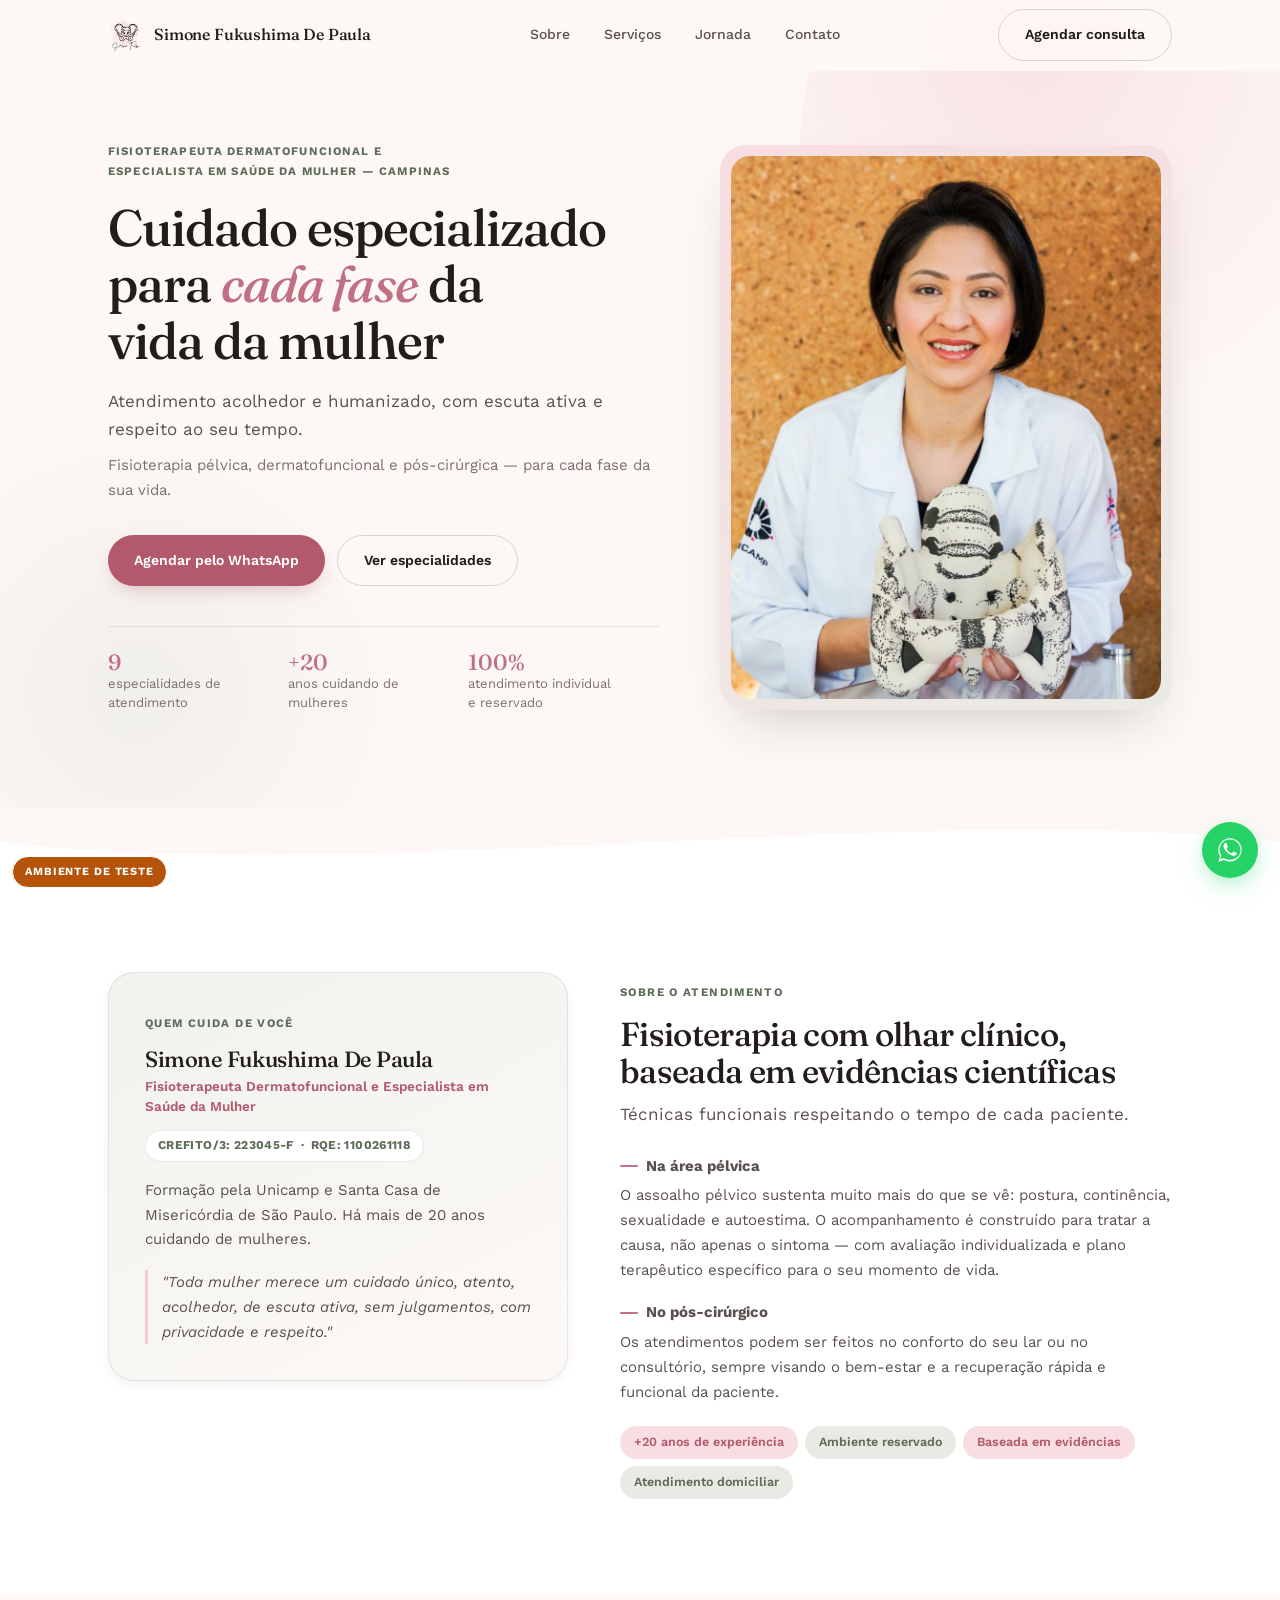
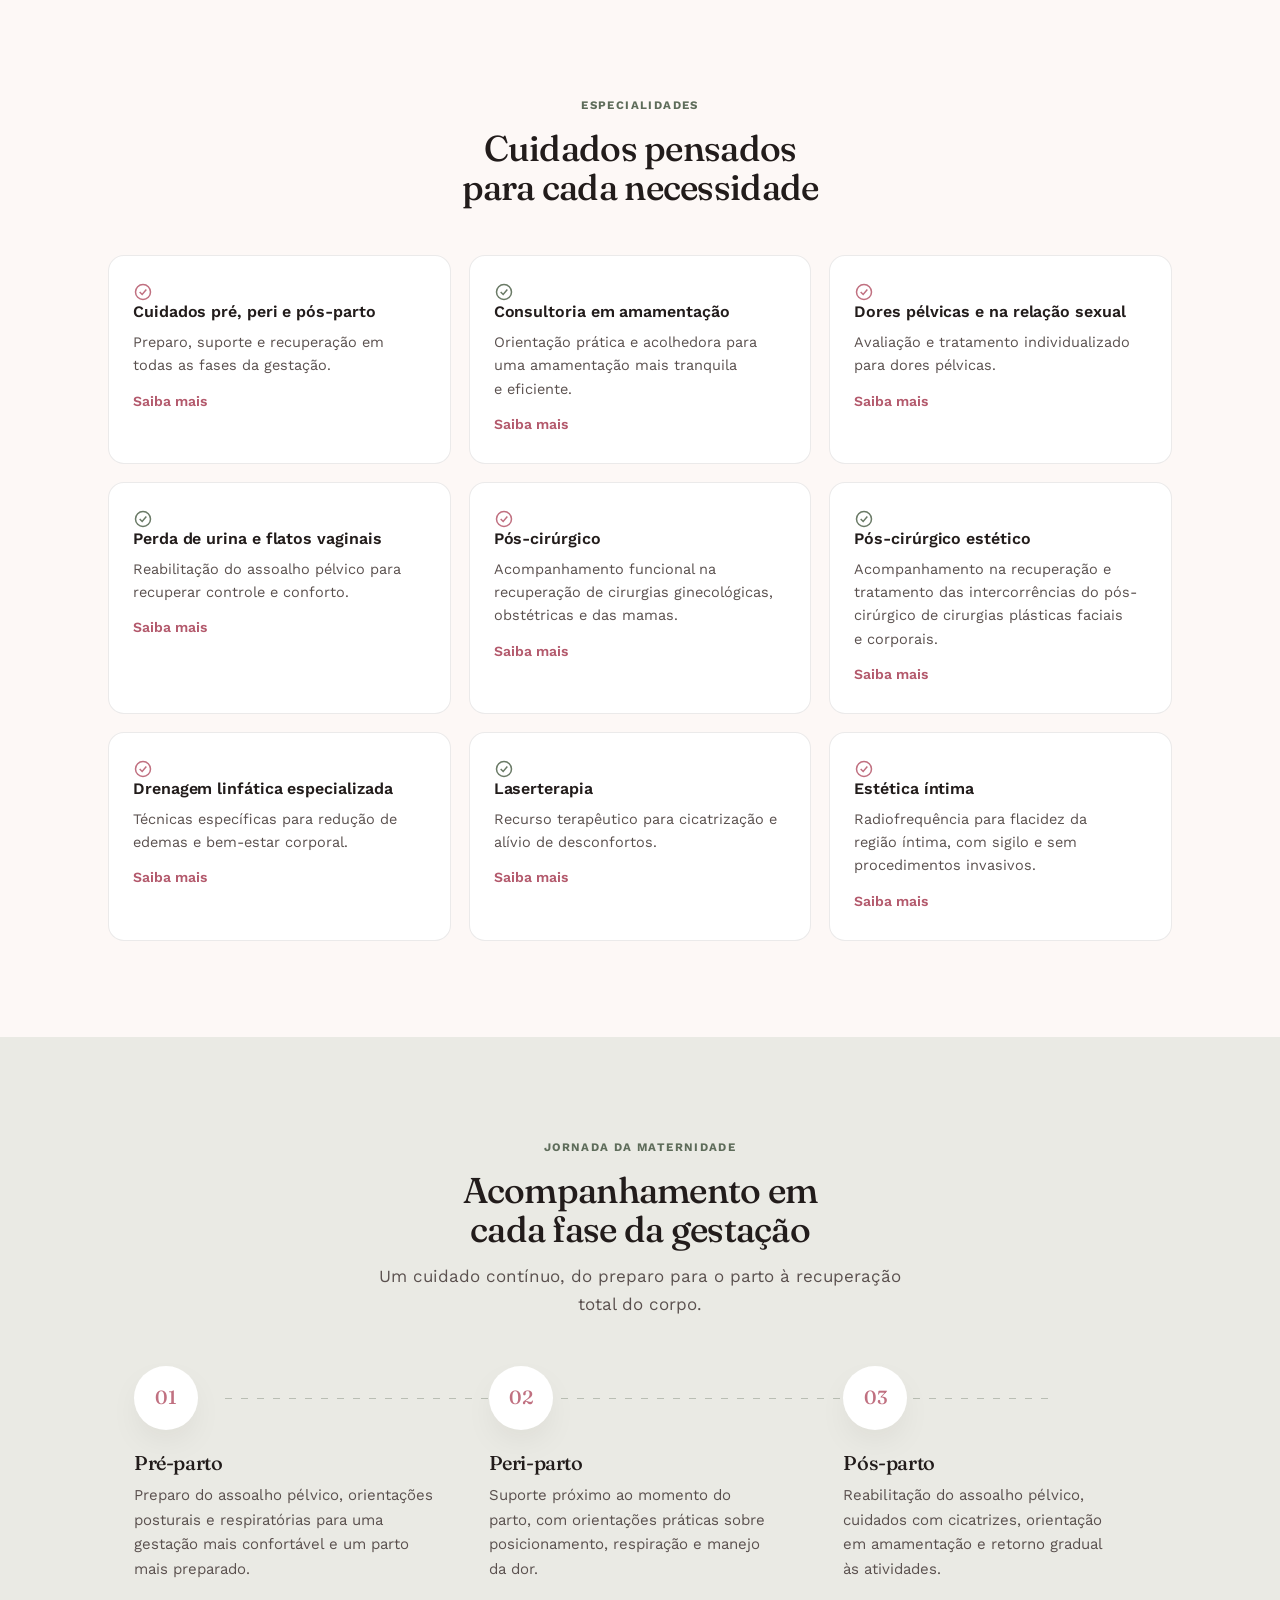
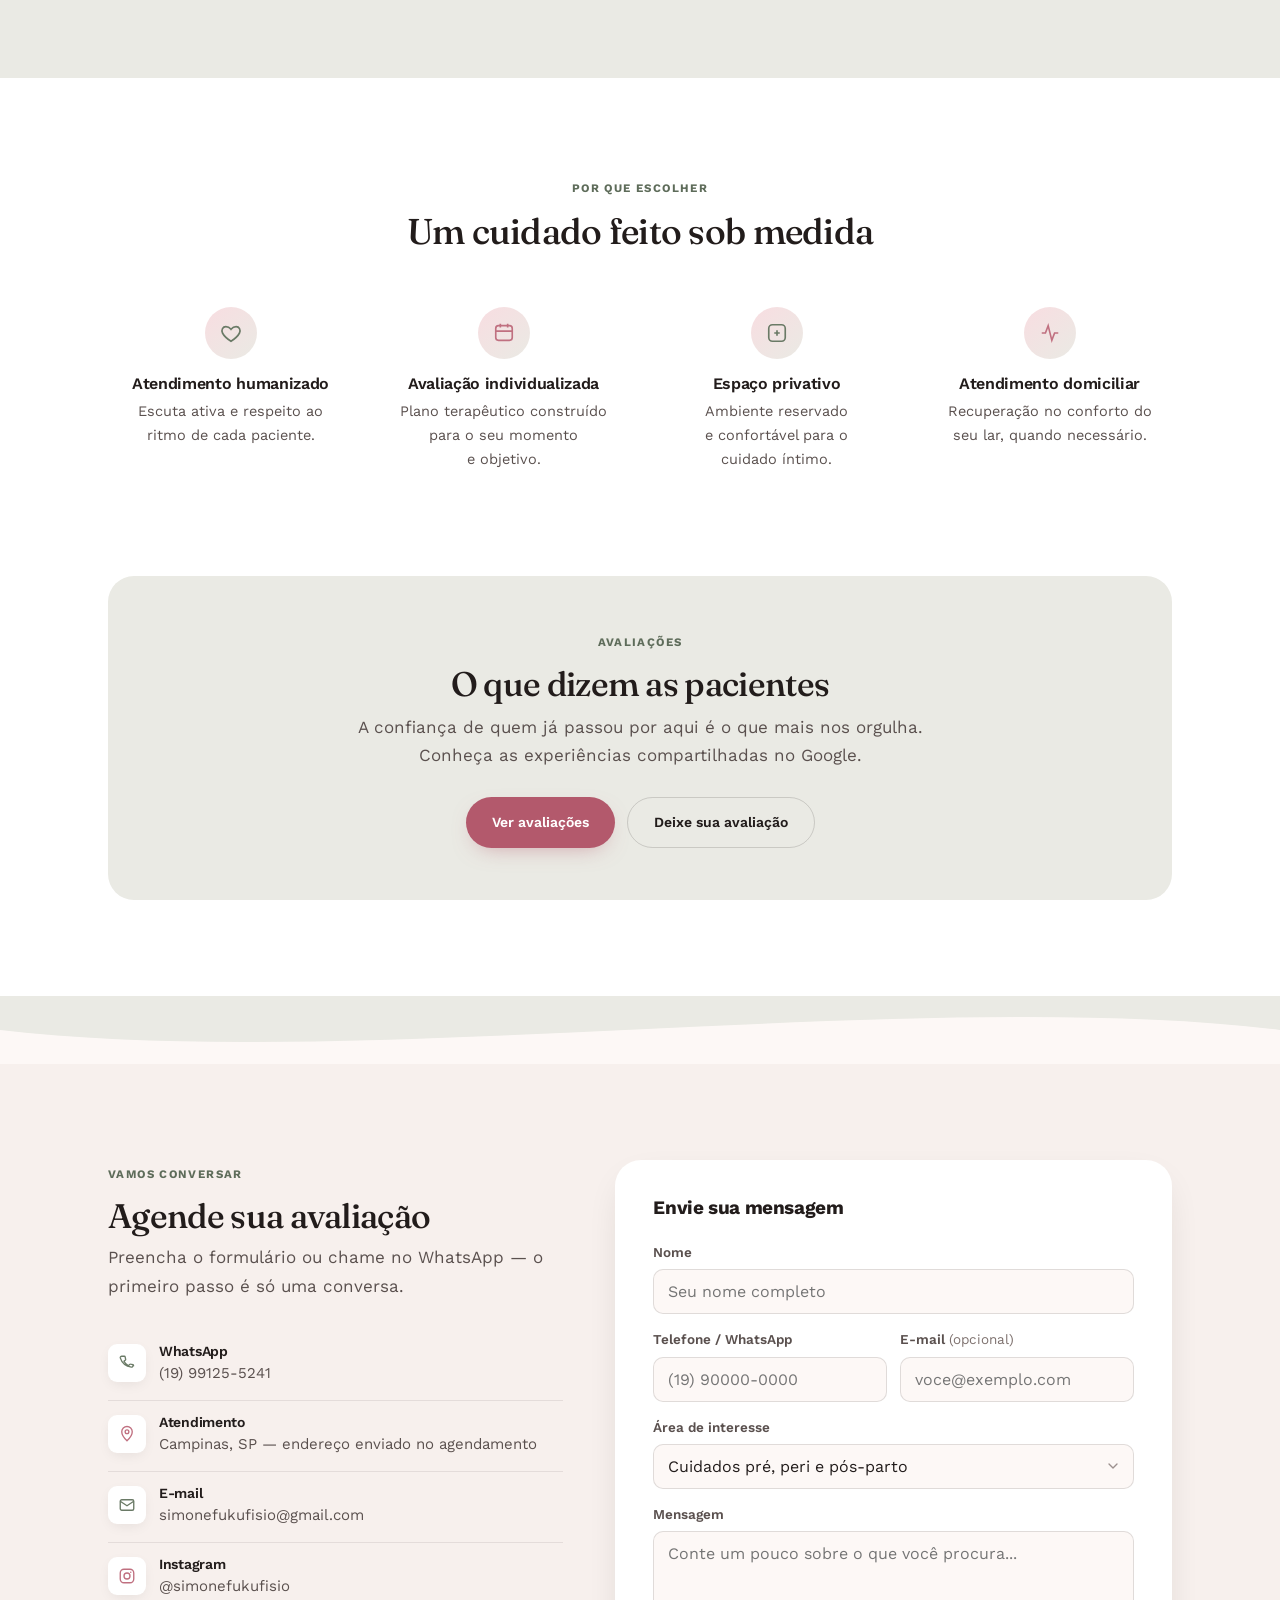
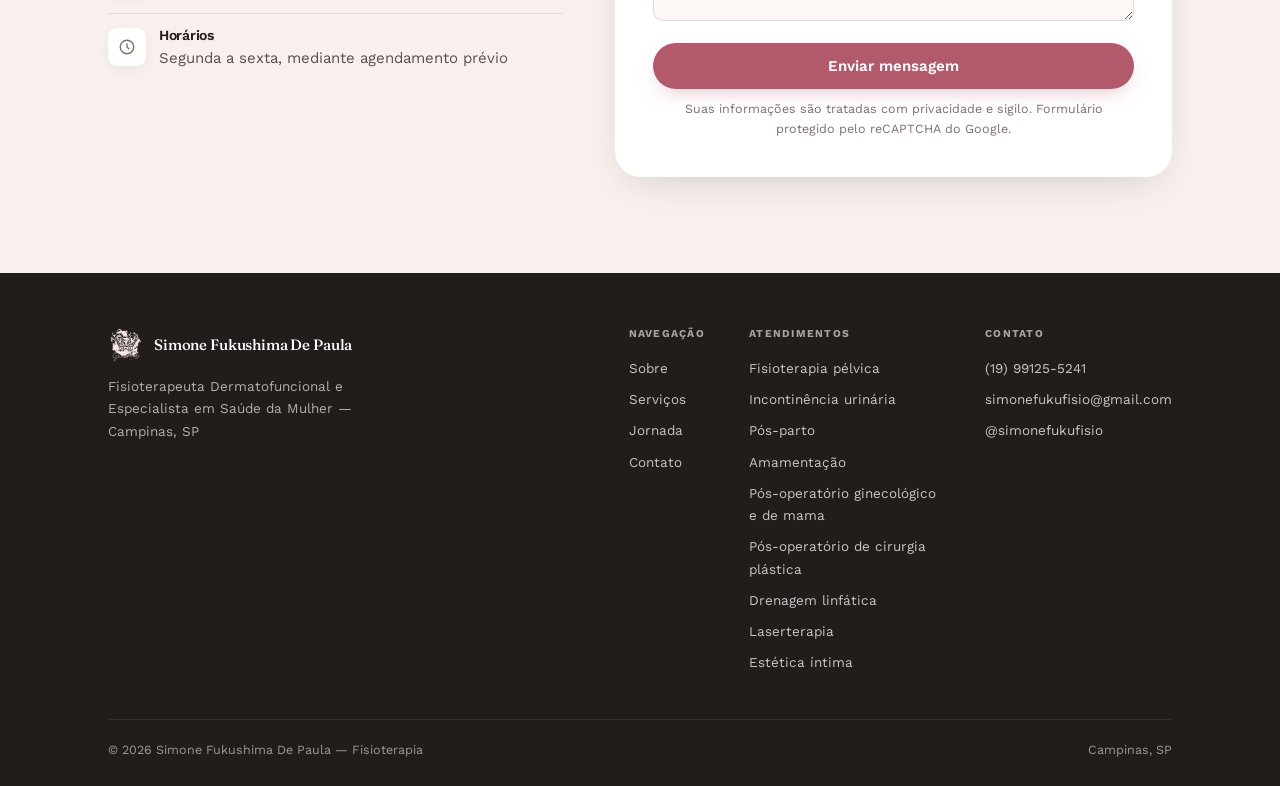
<file: index.html>
<!DOCTYPE html>
<html lang="pt-BR">
<head>
<meta charset="UTF-8">
<meta name="viewport" content="width=device-width, initial-scale=1.0">
<title>Fisioterapeuta Dermatofuncional e Saúde da Mulher — Campinas</title>
<meta name="description" content="Fisioterapeuta Dermatofuncional e Especialista em Saúde da Mulher em Campinas. Mais de 20 anos cuidando de mulheres: saúde pélvica, pós-parto, estética, drenagem e mais.">
<link rel="icon" type="image/png" href="/assets/logo.png">

<!-- ── Canonical ── -->
<link rel="canonical" href="https://simonefukufisio.com.br/">

<!-- ── Google Search Console (adicionar conteúdo do atributo content após passo 2) ── -->
<!-- <meta name="google-site-verification" content="ADICIONAR_AQUI"> -->

<!-- ── Open Graph ── -->
<meta property="og:type"        content="website">
<meta property="og:url"         content="https://simonefukufisio.com.br/">
<meta property="og:title"       content="Simone Fukushima De Paula | Fisioterapeuta em Campinas">
<meta property="og:description" content="Fisioterapeuta Dermatofuncional e Especialista em Saúde da Mulher em Campinas. Mais de 20 anos cuidando de mulheres.">
<meta property="og:image"       content="https://simonefukufisio.com.br/assets/simone-fukushima-fisioterapeuta.jpg">
<meta property="og:locale"      content="pt_BR">

<!-- ── Twitter / X Card ── -->
<meta name="twitter:card"        content="summary_large_image">
<meta name="twitter:title"       content="Simone Fukushima De Paula | Fisioterapeuta em Campinas">
<meta name="twitter:description" content="Fisioterapeuta Dermatofuncional e Especialista em Saúde da Mulher em Campinas.">
<meta name="twitter:image"       content="https://simonefukufisio.com.br/assets/simone-fukushima-fisioterapeuta.jpg">

<!-- ── Schema.org — LocalBusiness ── -->
<script type="application/ld+json">
{
  "@context": "https://schema.org",
  "@type": "MedicalBusiness",
  "name": "Simone Fukushima De Paula — Fisioterapia",
  "description": "Fisioterapeuta Dermatofuncional e Especialista em Saúde da Mulher. Atendimento em saúde pélvica, pós-cirúrgico, drenagem linfática, laserterapia e estética íntima.",
  "url": "https://simonefukufisio.com.br/",
  "telephone": "+55-19-99125-5241",
  "email": "simonefukufisio@gmail.com",
  "address": {
    "@type": "PostalAddress",
    "addressLocality": "Campinas",
    "addressRegion": "SP",
    "addressCountry": "BR"
  },
  "geo": {
    "@type": "GeoCoordinates",
    "latitude": -22.9056,
    "longitude": -47.0608
  },
  "sameAs": [
    "https://www.instagram.com/simonefukufisio"
  ],
  "medicalSpecialty": "PhysicalTherapy",
  "openingHoursSpecification": {
    "@type": "OpeningHoursSpecification",
    "dayOfWeek": ["Monday","Tuesday","Wednesday","Thursday","Friday"],
    "description": "Mediante agendamento prévio"
  },
  "priceRange": "$$",
  "image": "https://simonefukufisio.com.br/assets/simone-fukushima-fisioterapeuta.jpg"
}
</script>

<!-- ── Google Analytics 4 ── -->
<script async src="https://www.googletagmanager.com/gtag/js?id=G-YCW4MYYGL5"></script>
<script src="/js/site.js" defer></script>

<link rel="preconnect" href="https://fonts.googleapis.com">
<link rel="preconnect" href="https://fonts.gstatic.com" crossorigin>
<link href="https://fonts.googleapis.com/css2?family=Fraunces:ital,opsz,wght@0,9..144,300;0,9..144,400;0,9..144,500;0,9..144,600;1,9..144,400;1,9..144,500&family=Work+Sans:wght@300;400;500;600;700&display=swap" rel="stylesheet">
<link rel="stylesheet" href="/css/styles.css">
</head>
<body>

<!-- COMPARTILHADO:CABECALHO:INICIO -->
<header id="hdr">
  <div class="nav">
    <!-- Zone 1: Logo -->
    <a href="/#top" class="logo-link">
      <img src="/assets/logo.png" alt="Simone Fukushima De Paula" class="logo-img" width="222" height="245">
      <span class="logo-name">Simone Fukushima De Paula</span>
    </a>
    <!-- Zone 2: Nav (centred) -->
    <nav class="nav-links">
      <a href="/#sobre">Sobre</a>
      <a href="/#servicos">Serviços</a>
      <a href="/#jornada">Jornada</a>
      <a href="/#contato">Contato</a>
    </nav>
    <!-- Zone 3: CTA + hamburger -->
    <div class="nav-cta">
      <a href="/#contato" class="btn btn-outline">Agendar consulta</a>
      <button class="hamburger" id="ham" aria-label="Abrir menu">
        <span></span><span></span><span></span>
      </button>
    </div>
  </div>
</header>

<!-- Mobile drawer -->
<div class="nav-drawer" id="drawer">
  <a href="/#sobre">Sobre</a>
  <a href="/#servicos">Serviços</a>
  <a href="/#jornada">Jornada</a>
  <a href="/#contato">Contato</a>
  <a href="/#contato" class="btn btn-primary">Agendar consulta</a>
</div>
<!-- COMPARTILHADO:CABECALHO:FIM -->

<!-- HERO -->
<section class="hero" id="top">
  <div class="blob blob-1"></div>
  <div class="blob blob-2"></div>
  <div class="container hero-inner">
    <div>
      <h1><span class="ey">Fisioterapeuta Dermatofuncional e Especialista em Saúde da Mulher — Campinas</span>Cuidado especializado para <em>cada fase</em> da vida da mulher</h1>
      <p class="lead">Atendimento acolhedor e humanizado, com escuta ativa e respeito ao seu tempo.</p>
      <p class="hero-sub">Fisioterapia pélvica, dermatofuncional e pós-cirúrgica — para cada fase da sua vida.</p>
      <div class="hero-ctas">
        <a class="btn btn-primary" id="heroWaBtn" href="#" target="_blank" rel="noopener">Agendar pelo WhatsApp</a>
        <a class="btn btn-outline" href="#servicos">Ver especialidades</a>
      </div>
      <div class="trust-row">
        <div class="trust-item"><strong>9</strong><span>especialidades de atendimento</span></div>
        <div class="trust-item"><strong>+20</strong><span>anos cuidando de mulheres</span></div>
        <div class="trust-item"><strong>100%</strong><span>atendimento individual e reservado</span></div>
      </div>
    </div>
    <div class="hero-visual">
      <img src="/assets/simone-fukushima-fisioterapeuta.jpg" alt="Simone Fukushima De Paula, fisioterapeuta especializada em saúde da mulher" class="hero-photo" width="900" height="1233" fetchpriority="high">
    </div>
  </div>
</section>

<div class="wave">
  <svg viewBox="0 0 1440 68" preserveAspectRatio="none"><path d="M0,34 C400,78 1040,-8 1440,34 L1440,68 L0,68 Z" fill="#ffffff"/></svg>
</div>

<!-- SOBRE -->
<section class="sobre" id="sobre">
  <div class="container sobre-grid">
    <div class="sobre-card">
      <span class="ey">Quem cuida de você</span>
      <h3>Simone Fukushima De Paula</h3>
      <span class="role">Fisioterapeuta Dermatofuncional e Especialista em Saúde da Mulher</span>
      <span class="cred">CREFITO/3: 223045-F &nbsp;·&nbsp; RQE: 1100261118</span>
      <p class="formacao">Formação pela Unicamp e Santa Casa de Misericórdia de São Paulo. Há mais de 20 anos cuidando de mulheres.</p>
      <p class="frase">"Toda mulher merece um cuidado único, atento, acolhedor, de escuta ativa, sem julgamentos, com privacidade e respeito."</p>
    </div>
    <div class="sobre-content">
      <span class="ey">Sobre o atendimento</span>
      <h2>Fisioterapia com olhar clínico, baseada em evidências científicas</h2>
      <p class="lead">Técnicas funcionais respeitando o tempo de cada paciente.</p>
      <div class="subtopic">
        <p class="subtopic-label">Na área pélvica</p>
        <p>O assoalho pélvico sustenta muito mais do que se vê: postura, continência, sexualidade e autoestima. O acompanhamento é construído para tratar a causa, não apenas o sintoma — com avaliação individualizada e plano terapêutico específico para o seu momento de vida.</p>
      </div>
      <div class="subtopic">
        <p class="subtopic-label">No pós-cirúrgico</p>
        <p>Os atendimentos podem ser feitos no conforto do seu lar ou no consultório, sempre visando o bem-estar e a recuperação rápida e funcional da paciente.</p>
      </div>
      <div class="pill-row">
        <span class="pill">+20 anos de experiência</span>
        <span class="pill g">Ambiente reservado</span>
        <span class="pill">Baseada em evidências</span>
        <span class="pill g">Atendimento domiciliar</span>
      </div>
    </div>
  </div>
</section>

<!-- SERVIÇOS -->
<section class="servicos" id="servicos">
  <div class="container">
    <div class="sec-head">
      <span class="ey">Especialidades</span>
      <h2>Cuidados pensados para cada necessidade</h2>
    </div>
    <div class="services-grid" id="sGrid">
      <a class="sc" href="/pos-parto/"><div class="sc-icon r"><svg width="20" height="20" viewBox="0 0 24 24" fill="none" stroke="#c07080" stroke-width="1.8" aria-hidden="true"><circle cx="12" cy="12" r="9"/><path d="M8 12l3 3 5-6"/></svg></div><h3>Cuidados pré, peri e pós-parto</h3><p>Preparo, suporte e recuperação em todas as fases da gestação.</p><span class="sc-mais">Saiba mais</span></a>
      <a class="sc" href="/amamentacao/"><div class="sc-icon g"><svg width="20" height="20" viewBox="0 0 24 24" fill="none" stroke="#6a7a66" stroke-width="1.8" aria-hidden="true"><circle cx="12" cy="12" r="9"/><path d="M8 12l3 3 5-6"/></svg></div><h3>Consultoria em amamentação</h3><p>Orientação prática e acolhedora para uma amamentação mais tranquila e eficiente.</p><span class="sc-mais">Saiba mais</span></a>
      <a class="sc" href="/fisioterapia-pelvica/"><div class="sc-icon r"><svg width="20" height="20" viewBox="0 0 24 24" fill="none" stroke="#c07080" stroke-width="1.8" aria-hidden="true"><circle cx="12" cy="12" r="9"/><path d="M8 12l3 3 5-6"/></svg></div><h3>Dores pélvicas e na relação sexual</h3><p>Avaliação e tratamento individualizado para dores pélvicas.</p><span class="sc-mais">Saiba mais</span></a>
      <a class="sc" href="/incontinencia-urinaria/"><div class="sc-icon g"><svg width="20" height="20" viewBox="0 0 24 24" fill="none" stroke="#6a7a66" stroke-width="1.8" aria-hidden="true"><circle cx="12" cy="12" r="9"/><path d="M8 12l3 3 5-6"/></svg></div><h3>Perda de urina e flatos vaginais</h3><p>Reabilitação do assoalho pélvico para recuperar controle e conforto.</p><span class="sc-mais">Saiba mais</span></a>
      <a class="sc" href="/pos-cirurgico/"><div class="sc-icon r"><svg width="20" height="20" viewBox="0 0 24 24" fill="none" stroke="#c07080" stroke-width="1.8" aria-hidden="true"><circle cx="12" cy="12" r="9"/><path d="M8 12l3 3 5-6"/></svg></div><h3>Pós-cirúrgico</h3><p>Acompanhamento funcional na recuperação de cirurgias ginecológicas, obstétricas e das mamas.</p><span class="sc-mais">Saiba mais</span></a>
      <a class="sc" href="/pos-cirurgico-estetico/"><div class="sc-icon g"><svg width="20" height="20" viewBox="0 0 24 24" fill="none" stroke="#6a7a66" stroke-width="1.8" aria-hidden="true"><circle cx="12" cy="12" r="9"/><path d="M8 12l3 3 5-6"/></svg></div><h3>Pós-cirúrgico estético</h3><p>Acompanhamento na recuperação e tratamento das intercorrências do pós-cirúrgico de cirurgias plásticas faciais e corporais.</p><span class="sc-mais">Saiba mais</span></a>
      <a class="sc" href="/drenagem-linfatica/"><div class="sc-icon r"><svg width="20" height="20" viewBox="0 0 24 24" fill="none" stroke="#c07080" stroke-width="1.8" aria-hidden="true"><circle cx="12" cy="12" r="9"/><path d="M8 12l3 3 5-6"/></svg></div><h3>Drenagem linfática especializada</h3><p>Técnicas específicas para redução de edemas e bem-estar corporal.</p><span class="sc-mais">Saiba mais</span></a>
      <a class="sc" href="/laserterapia/"><div class="sc-icon g"><svg width="20" height="20" viewBox="0 0 24 24" fill="none" stroke="#6a7a66" stroke-width="1.8" aria-hidden="true"><circle cx="12" cy="12" r="9"/><path d="M8 12l3 3 5-6"/></svg></div><h3>Laserterapia</h3><p>Recurso terapêutico para cicatrização e alívio de desconfortos.</p><span class="sc-mais">Saiba mais</span></a>
      <a class="sc" href="/estetica-intima/"><div class="sc-icon r"><svg width="20" height="20" viewBox="0 0 24 24" fill="none" stroke="#c07080" stroke-width="1.8" aria-hidden="true"><circle cx="12" cy="12" r="9"/><path d="M8 12l3 3 5-6"/></svg></div><h3>Estética íntima</h3><p>Radiofrequência para flacidez da região íntima, com sigilo e sem procedimentos invasivos.</p><span class="sc-mais">Saiba mais</span></a>
    </div>
  </div>
</section>

<!-- JORNADA -->
<section class="jornada" id="jornada">
  <div class="container">
    <div class="sec-head">
      <span class="ey">Jornada da maternidade</span>
      <h2>Acompanhamento em cada fase da gestação</h2>
      <p class="lead lead-center">Um cuidado contínuo, do preparo para o parto à recuperação total do corpo.</p>
    </div>
    <div class="jornada-track">
      <div class="jornada-step">
        <div class="j-num">01</div>
        <h4>Pré-parto</h4>
        <p>Preparo do assoalho pélvico, orientações posturais e respiratórias para uma gestação mais confortável e um parto mais preparado.</p>
      </div>
      <div class="jornada-step">
        <div class="j-num">02</div>
        <h4>Peri-parto</h4>
        <p>Suporte próximo ao momento do parto, com orientações práticas sobre posicionamento, respiração e manejo da dor.</p>
      </div>
      <div class="jornada-step">
        <div class="j-num">03</div>
        <h4>Pós-parto</h4>
        <p>Reabilitação do assoalho pélvico, cuidados com cicatrizes, orientação em amamentação e retorno gradual às atividades.</p>
      </div>
    </div>
  </div>
</section>

<!-- DIFERENCIAIS -->
<section class="diferenciais">
  <div class="container">
    <div class="sec-head">
      <span class="ey">Por que escolher</span>
      <h2>Um cuidado feito sob medida</h2>
    </div>
    <div class="dif-grid">
      <div class="dif-item">
        <div class="dif-icon"><svg width="22" height="22" viewBox="0 0 24 24" fill="none" stroke="#6a7a66" stroke-width="1.8"><path d="M12 21s-7-4.5-9.3-9C1.2 8.3 3 5 6.4 5 8.6 5 10.6 6.3 12 8c1.4-1.7 3.4-3 5.6-3 3.4 0 5.2 3.3 3.7 7-2.3 4.5-9.3 9-9.3 9z"/></svg></div>
        <h4>Atendimento humanizado</h4>
        <p>Escuta ativa e respeito ao ritmo de cada paciente.</p>
      </div>
      <div class="dif-item">
        <div class="dif-icon"><svg width="22" height="22" viewBox="0 0 24 24" fill="none" stroke="#c07080" stroke-width="1.8"><rect x="3" y="4" width="18" height="16" rx="3"/><path d="M8 2v4M16 2v4M3 10h18"/></svg></div>
        <h4>Avaliação individualizada</h4>
        <p>Plano terapêutico construído para o seu momento e objetivo.</p>
      </div>
      <div class="dif-item">
        <div class="dif-icon"><svg width="22" height="22" viewBox="0 0 24 24" fill="none" stroke="#6a7a66" stroke-width="1.8"><rect x="3" y="3" width="18" height="18" rx="4"/><path d="M9 12h6M12 9v6"/></svg></div>
        <h4>Espaço privativo</h4>
        <p>Ambiente reservado e confortável para o cuidado íntimo.</p>
      </div>
      <div class="dif-item">
        <div class="dif-icon"><svg width="22" height="22" viewBox="0 0 24 24" fill="none" stroke="#c07080" stroke-width="1.8"><path d="M3 12h4l3-8 4 16 3-8h4"/></svg></div>
        <h4>Atendimento domiciliar</h4>
        <p>Recuperação no conforto do seu lar, quando necessário.</p>
      </div>
    </div>
  </div>
</section>

<!-- AVALIAÇÕES NO GOOGLE -->
<section class="avaliacoes" id="avaliacoes">
  <div class="container">
    <div class="avaliacoes-caixa">
      <span class="ey">Avaliações</span>
      <h2>O que dizem as pacientes</h2>
      <p class="lead">A confiança de quem já passou por aqui é o que mais nos orgulha. Conheça as experiências compartilhadas no Google.</p>
      <div class="hero-ctas">
        <a class="btn btn-primary" href="https://g.page/r/CfyjZYEnsw8REAI" target="_blank" rel="noopener">Ver avaliações</a>
        <a class="btn btn-outline" href="https://g.page/r/CfyjZYEnsw8REAI/review" target="_blank" rel="noopener">Deixe sua avaliação</a>
      </div>
    </div>
  </div>
</section>

<div class="wave wave-flip">
  <svg viewBox="0 0 1440 68" preserveAspectRatio="none"><path d="M0,34 C400,78 1040,-8 1440,34 L1440,68 L0,68 Z" fill="#eaeae4"/></svg>
</div>

<!-- CONTATO -->
<section class="contato" id="contato">
  <div class="container contato-grid">
    <div class="contato-info">
      <span class="ey">Vamos conversar</span>
      <h2>Agende sua avaliação</h2>
      <p class="lead">Preencha o formulário ou chame no WhatsApp — o primeiro passo é só uma conversa.</p>

      <div class="ic">
        <div class="ic-icon"><svg width="18" height="18" viewBox="0 0 24 24" fill="none" stroke="#6a7a66" stroke-width="1.8"><path d="M20 15.5a2 2 0 01-2.2 2A18 18 0 013 5.2 2 2 0 015 3h3.5a1 1 0 011 .8l.7 3.3a1 1 0 01-.3 1L8 9.7a13 13 0 006 6l1.6-1.9a1 1 0 011-.3l3.3.7a1 1 0 01.8 1V15.5z"/></svg></div>
        <div><h4>WhatsApp</h4><p><a href="#" id="infoWaLink" target="_blank" rel="noopener">(19) 99125-5241</a></p></div>
      </div>
      <div class="ic">
        <div class="ic-icon"><svg width="18" height="18" viewBox="0 0 24 24" fill="none" stroke="#c07080" stroke-width="1.8"><path d="M12 21s7-6.5 7-12a7 7 0 10-14 0c0 5.5 7 12 7 12z"/><circle cx="12" cy="9" r="2.5"/></svg></div>
        <div><h4>Atendimento</h4><p>Campinas, SP — endereço enviado no agendamento</p></div>
      </div>
      <div class="ic">
        <div class="ic-icon"><svg width="18" height="18" viewBox="0 0 24 24" fill="none" stroke="#6a7a66" stroke-width="1.8"><rect x="3" y="5" width="18" height="14" rx="2"/><path d="M3 7l9 6 9-6"/></svg></div>
        <div><h4>E-mail</h4><p><a href="mailto:simonefukufisio@gmail.com">simonefukufisio@gmail.com</a></p></div>
      </div>
      <div class="ic">
        <div class="ic-icon"><svg width="18" height="18" viewBox="0 0 24 24" fill="none" stroke="#c07080" stroke-width="1.8"><rect x="3" y="3" width="18" height="18" rx="5"/><circle cx="12" cy="12" r="4"/><circle cx="17" cy="7" r="1" fill="#c07080" stroke="none"/></svg></div>
        <div><h4>Instagram</h4><p><a href="https://instagram.com/simonefukufisio" target="_blank" rel="noopener">@simonefukufisio</a></p></div>
      </div>
      <div class="ic">
        <div class="ic-icon"><svg width="18" height="18" viewBox="0 0 24 24" fill="none" stroke="#6a7a66" stroke-width="1.8"><circle cx="12" cy="12" r="9"/><path d="M12 7v5l3 3"/></svg></div>
        <div><h4>Horários</h4><p>Segunda a sexta, mediante agendamento prévio</p></div>
      </div>
    </div>

    <div class="form-card">
      <h3>Envie sua mensagem</h3>
      <form id="contactForm" name="contato" method="POST" data-netlify="true" data-netlify-honeypot="bot-field" data-netlify-recaptcha="true">
        <input type="hidden" name="form-name" value="contato">
        <!-- Armadilha para robôs: campo invisível para pessoas. Se vier preenchido, o Netlify descarta a mensagem -->
        <p class="campo-oculto" aria-hidden="true"><label>Não preencha este campo: <input name="bot-field" tabindex="-1" autocomplete="off"></label></p>
        <input type="hidden" name="subject" id="emailSubject" value="Nova mensagem pelo site">
        <div class="field">
          <label for="nome">Nome</label>
          <input type="text" id="nome" name="nome" required autocomplete="name" placeholder="Seu nome completo">
        </div>
        <div class="form-row">
          <div class="field">
            <label for="telefone">Telefone / WhatsApp</label>
            <input type="tel" id="telefone" name="telefone" required autocomplete="tel" placeholder="(19) 90000-0000">
          </div>
          <div class="field">
            <label for="email">E-mail <span class="opcional">(opcional)</span></label>
            <input type="email" id="email" name="email" autocomplete="email" placeholder="voce@exemplo.com">
          </div>
        </div>
        <div class="field">
          <label for="assunto">Área de interesse</label>
          <select id="assunto" name="assunto">
            <option>Cuidados pré, peri e pós-parto</option>
            <option>Consultoria em amamentação</option>
            <option>Dores pélvicas e na relação sexual</option>
            <option>Perda de urina e flatos vaginais</option>
            <option>Pós-cirúrgico</option>
            <option>Pós-cirúrgico estético</option>
            <option>Drenagem linfática especializada</option>
            <option>Laserterapia</option>
            <option>Estética íntima</option>
            <option>Ainda não sei, quero conversar</option>
          </select>
        </div>
        <div class="field">
          <label for="mensagem">Mensagem</label>
          <textarea id="mensagem" name="mensagem" placeholder="Conte um pouco sobre o que você procura..."></textarea>
        </div>
        <!-- Verificação "Não sou um robô" (reCAPTCHA do Google), inserida e validada pelo Netlify na publicação -->
        <div class="form-captcha" data-netlify-recaptcha="true"></div>
        <p class="form-erro" id="formErro" role="alert" hidden></p>
        <button type="submit" class="btn btn-primary btn-block">Enviar mensagem</button>
        <p class="form-note">Suas informações são tratadas com privacidade e sigilo. Formulário protegido pelo reCAPTCHA do Google.</p>
      </form>
    </div>
  </div>
</section>

<!-- COMPARTILHADO:RODAPE:INICIO -->
<footer>
  <div class="container">
    <div class="footer-grid">
      <div>
        <a href="/#top" class="logo-link">
          <img src="/assets/logo.png" alt="Simone Fukushima De Paula" class="logo-img" width="222" height="245">
          <span class="logo-name">Simone Fukushima De Paula</span>
        </a>
        <p class="footer-tag">Fisioterapeuta Dermatofuncional e Especialista em Saúde da Mulher — Campinas, SP</p>
      </div>
      <div class="footer-links">
        <div>
          <h5>Navegação</h5>
          <a href="/#sobre">Sobre</a>
          <a href="/#servicos">Serviços</a>
          <a href="/#jornada">Jornada</a>
          <a href="/#contato">Contato</a>
        </div>
        <div>
          <h5>Atendimentos</h5>
          <a href="/fisioterapia-pelvica/">Fisioterapia pélvica</a>
          <a href="/incontinencia-urinaria/">Incontinência urinária</a>
          <a href="/pos-parto/">Pós-parto</a>
          <a href="/amamentacao/">Amamentação</a>
          <a href="/pos-cirurgico/">Pós-operatório ginecológico e de mama</a>
          <a href="/pos-cirurgico-estetico/">Pós-operatório de cirurgia plástica</a>
          <a href="/drenagem-linfatica/">Drenagem linfática</a>
          <a href="/laserterapia/">Laserterapia</a>
          <a href="/estetica-intima/">Estética íntima</a>
        </div>
        <div>
          <h5>Contato</h5>
          <a href="#" id="footerWaLink" target="_blank" rel="noopener">(19) 99125-5241</a>
          <a href="mailto:simonefukufisio@gmail.com">simonefukufisio@gmail.com</a>
          <a href="https://instagram.com/simonefukufisio" target="_blank" rel="noopener">@simonefukufisio</a>
        </div>
      </div>
    </div>
    <div class="footer-bottom">
      <span>&copy; <span id="yr"></span> Simone Fukushima De Paula &mdash; Fisioterapia</span>
      <span>Campinas, SP</span>
    </div>
  </div>
</footer>

<!-- WhatsApp float -->
<a class="wa-float" id="floatWaBtn" href="#" target="_blank" rel="noopener" aria-label="Conversar no WhatsApp">
  <svg width="28" height="28" viewBox="0 0 24 24" fill="white"><path d="M17.5 14.4c-.3-.1-1.7-.9-2-1-.3-.1-.5-.1-.7.1s-.8 1-.9 1.2c-.2.2-.3.2-.6.1-.3-.1-1.3-.5-2.4-1.5-.9-.8-1.5-1.8-1.7-2.1-.2-.3 0-.5.1-.6.1-.1.3-.3.4-.5.1-.1.2-.3.3-.5.1-.2 0-.4 0-.5S9.4 7 9.2 6.5c-.2-.5-.4-.4-.6-.4h-.5c-.2 0-.5.1-.7.3-.3.3-1 1-1 2.4s1 2.8 1.2 3c.1.2 2 3 4.8 4.3 2.8 1.2 2.8.8 3.3.8.5 0 1.7-.7 1.9-1.3.2-.6.2-1.2.2-1.3-.1-.1-.3-.2-.6-.3z"/><path d="M12 2C6.5 2 2 6.5 2 12c0 1.9.5 3.7 1.5 5.3L2 22l4.8-1.5c1.5.8 3.3 1.3 5.2 1.3 5.5 0 10-4.5 10-10S17.5 2 12 2zm0 18.3c-1.7 0-3.4-.5-4.8-1.3l-.3-.2-3.2 1 1-3.1-.2-.3C3.5 15 3 13.5 3 12 3 7 7 3 12 3s9 4 9 9-4 8.3-9 8.3z"/></svg>
</a>
<!-- COMPARTILHADO:RODAPE:FIM -->

</body>
</html>
</file>
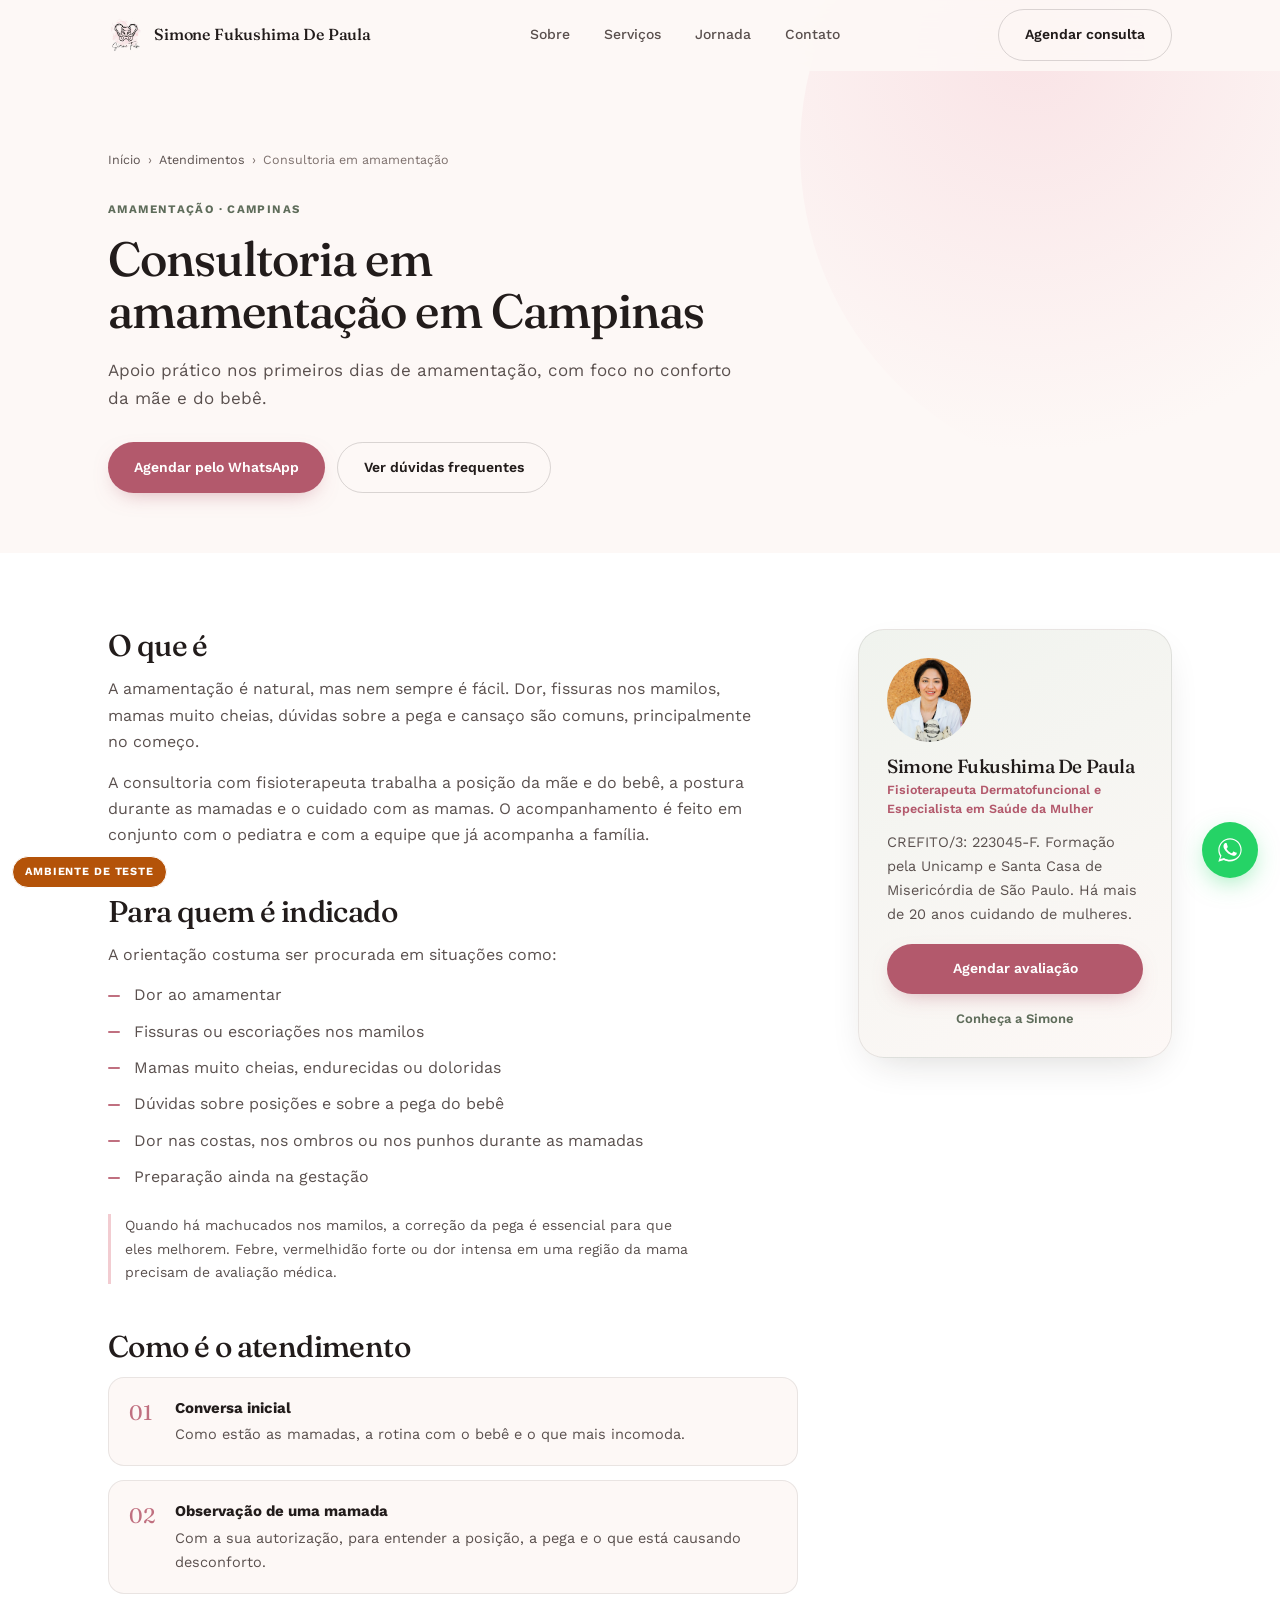
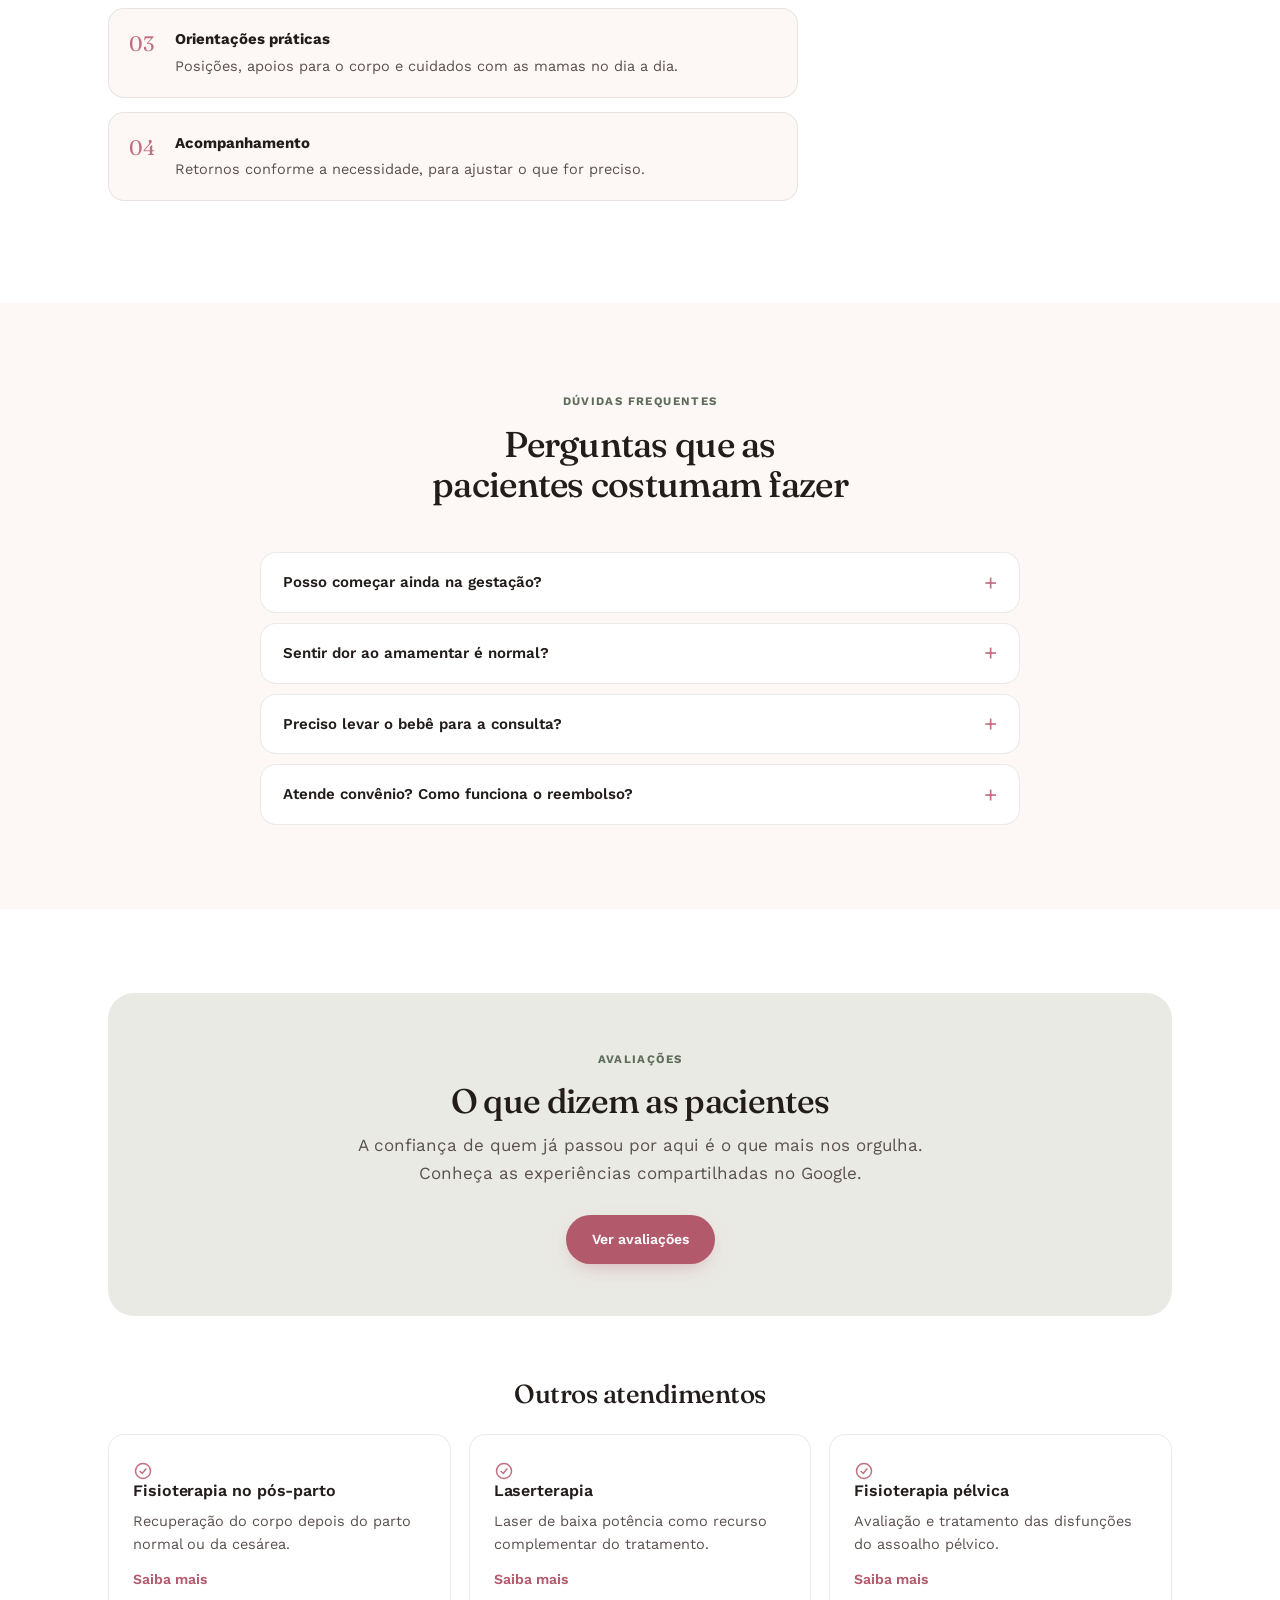
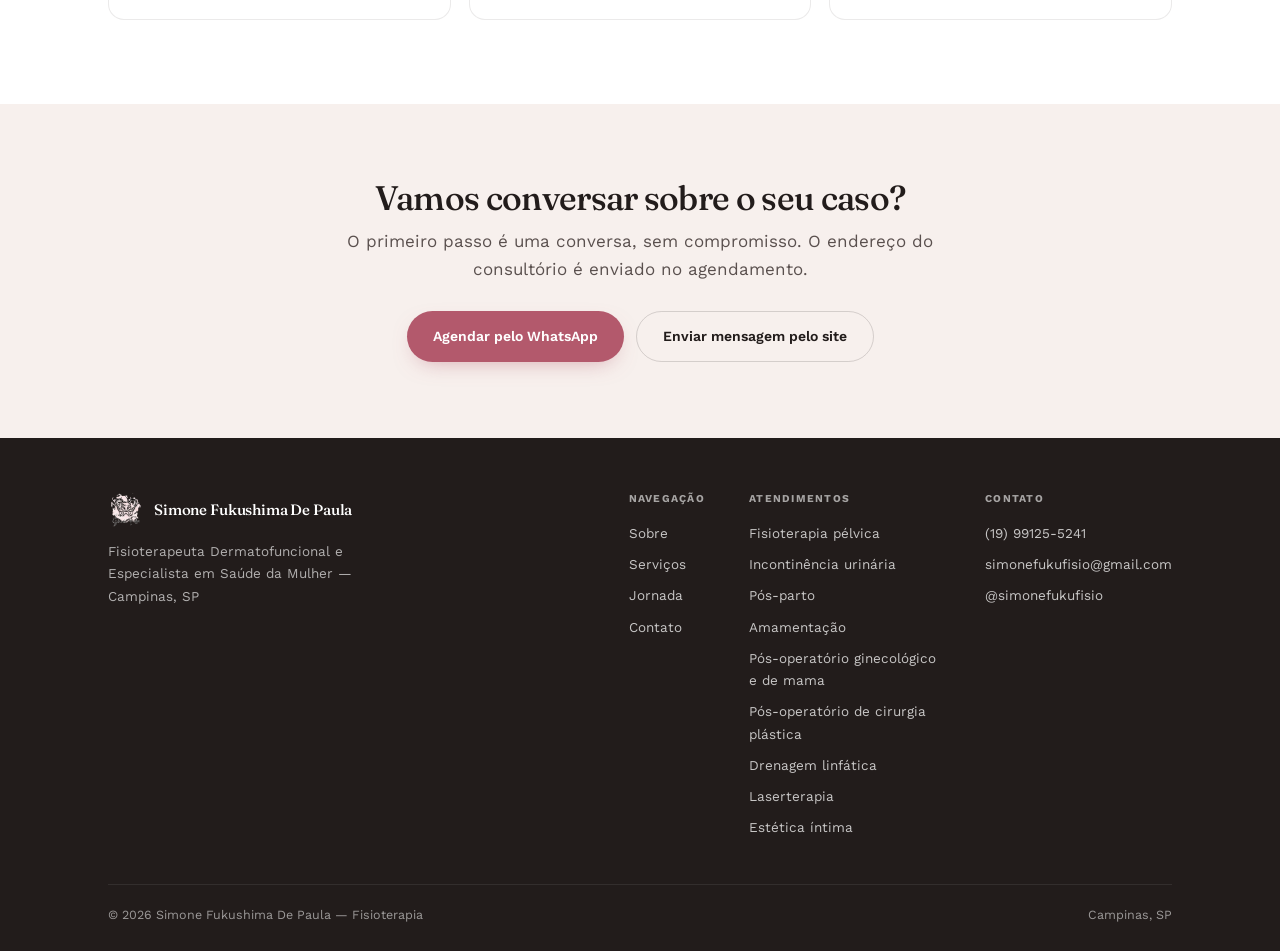
<file: amamentacao/index.html>
<!DOCTYPE html>
<html lang="pt-BR">
<head>
<meta charset="UTF-8">
<meta name="viewport" content="width=device-width, initial-scale=1.0">
<title>Consultoria em Amamentação em Campinas | Fisioterapia</title>
<meta name="description" content="Consultoria em amamentação com fisioterapeuta em Campinas: posições, pega, dor e fissuras nos mamilos e postura da mãe. Em casa ou no consultório.">
<link rel="icon" type="image/png" href="/assets/logo.png">
<link rel="canonical" href="https://simonefukufisio.com.br/amamentacao/">

<meta property="og:type"        content="website">
<meta property="og:url"         content="https://simonefukufisio.com.br/amamentacao/">
<meta property="og:title"       content="Consultoria em Amamentação em Campinas | Fisioterapia">
<meta property="og:description" content="Consultoria em amamentação com fisioterapeuta em Campinas: posições, pega, dor e fissuras nos mamilos e postura da mãe. Em casa ou no consultório.">
<meta property="og:image"       content="https://simonefukufisio.com.br/assets/simone-fukushima-fisioterapeuta.jpg">
<meta property="og:locale"      content="pt_BR">
<meta name="twitter:card"       content="summary_large_image">

<script type="application/ld+json">
{
  "@context": "https://schema.org",
  "@type": "BreadcrumbList",
  "itemListElement": [
    {
      "@type": "ListItem",
      "position": 1,
      "name": "Início",
      "item": "https://simonefukufisio.com.br/"
    },
    {
      "@type": "ListItem",
      "position": 2,
      "name": "Consultoria em amamentação",
      "item": "https://simonefukufisio.com.br/amamentacao/"
    }
  ]
}
</script>

<!-- ── Google Analytics 4 ── -->
<script async src="https://www.googletagmanager.com/gtag/js?id=G-YCW4MYYGL5"></script>
<script src="/js/site.js" defer></script>

<link rel="preconnect" href="https://fonts.googleapis.com">
<link rel="preconnect" href="https://fonts.gstatic.com" crossorigin>
<link href="https://fonts.googleapis.com/css2?family=Fraunces:ital,opsz,wght@0,9..144,300;0,9..144,400;0,9..144,500;0,9..144,600;1,9..144,400;1,9..144,500&family=Work+Sans:wght@300;400;500;600;700&display=swap" rel="stylesheet">
<link rel="stylesheet" href="/css/styles.css">
</head>
<body>

<!-- COMPARTILHADO:CABECALHO:INICIO -->
<header id="hdr">
  <div class="nav">
    <!-- Zone 1: Logo -->
    <a href="/#top" class="logo-link">
      <img src="/assets/logo.png" alt="Simone Fukushima De Paula" class="logo-img" width="222" height="245">
      <span class="logo-name">Simone Fukushima De Paula</span>
    </a>
    <!-- Zone 2: Nav (centred) -->
    <nav class="nav-links">
      <a href="/#sobre">Sobre</a>
      <a href="/#servicos">Serviços</a>
      <a href="/#jornada">Jornada</a>
      <a href="/#contato">Contato</a>
    </nav>
    <!-- Zone 3: CTA + hamburger -->
    <div class="nav-cta">
      <a href="/#contato" class="btn btn-outline">Agendar consulta</a>
      <button class="hamburger" id="ham" aria-label="Abrir menu">
        <span></span><span></span><span></span>
      </button>
    </div>
  </div>
</header>

<!-- Mobile drawer -->
<div class="nav-drawer" id="drawer">
  <a href="/#sobre">Sobre</a>
  <a href="/#servicos">Serviços</a>
  <a href="/#jornada">Jornada</a>
  <a href="/#contato">Contato</a>
  <a href="/#contato" class="btn btn-primary">Agendar consulta</a>
</div>
<!-- COMPARTILHADO:CABECALHO:FIM -->

<main>
  <section class="servico-hero">
    <div class="blob blob-1"></div>
    <div class="container">
      <nav class="trilha" aria-label="Você está em">
        <a href="/">Início</a><span aria-hidden="true">›</span>
        <a href="/#servicos">Atendimentos</a><span aria-hidden="true">›</span>
        <span aria-current="page">Consultoria em amamentação</span>
      </nav>
      <span class="ey">Amamentação · Campinas</span>
      <h1>Consultoria em amamentação em Campinas</h1>
      <p class="lead">Apoio prático nos primeiros dias de amamentação, com foco no conforto da mãe e do bebê.</p>
      <div class="hero-ctas">
        <a class="btn btn-primary" data-wa="Olá, Simone! Gostaria de saber sobre a consultoria em amamentação." data-origem="pagina_amamentacao_topo" href="/#contato" target="_blank" rel="noopener">Agendar pelo WhatsApp</a>
        <a class="btn btn-outline" href="#duvidas">Ver dúvidas frequentes</a>
      </div>
    </div>
  </section>

  <section class="servico-corpo">
    <div class="container servico-grid">
      <article class="texto">
        <h2>O que é</h2>
        <p>A amamentação é natural, mas nem sempre é fácil. Dor, fissuras nos mamilos, mamas muito cheias, dúvidas sobre a pega e cansaço são comuns, principalmente no começo.</p>
        <p>A consultoria com fisioterapeuta trabalha a posição da mãe e do bebê, a postura durante as mamadas e o cuidado com as mamas. O acompanhamento é feito em conjunto com o pediatra e com a equipe que já acompanha a família.</p>

        <h2>Para quem é indicado</h2>
        <p>A orientação costuma ser procurada em situações como:</p>
        <ul class="lista">
          <li>Dor ao amamentar</li>
          <li>Fissuras ou escoriações nos mamilos</li>
          <li>Mamas muito cheias, endurecidas ou doloridas</li>
          <li>Dúvidas sobre posições e sobre a pega do bebê</li>
          <li>Dor nas costas, nos ombros ou nos punhos durante as mamadas</li>
          <li>Preparação ainda na gestação</li>
        </ul>

        <p class="nota">Quando há machucados nos mamilos, a correção da pega é essencial para que eles melhorem. Febre, vermelhidão forte ou dor intensa em uma região da mama precisam de avaliação médica.</p>

        <h2>Como é o atendimento</h2>
        <ol class="passos">
          <li><strong>Conversa inicial</strong><span>Como estão as mamadas, a rotina com o bebê e o que mais incomoda.</span></li>
          <li><strong>Observação de uma mamada</strong><span>Com a sua autorização, para entender a posição, a pega e o que está causando desconforto.</span></li>
          <li><strong>Orientações práticas</strong><span>Posições, apoios para o corpo e cuidados com as mamas no dia a dia.</span></li>
          <li><strong>Acompanhamento</strong><span>Retornos conforme a necessidade, para ajustar o que for preciso.</span></li>
        </ol>
      </article>

      <aside class="cartao-lateral" aria-label="Sobre a fisioterapeuta">
        <img class="cartao-foto" src="/assets/simone-fukushima-fisioterapeuta.jpg" alt="Simone Fukushima De Paula" width="900" height="1233" loading="lazy">
        <h2>Simone Fukushima De Paula</h2>
        <span class="role">Fisioterapeuta Dermatofuncional e Especialista em Saúde da Mulher</span>
        <p>CREFITO/3: 223045-F. Formação pela Unicamp e Santa Casa de Misericórdia de São Paulo. Há mais de 20 anos cuidando de mulheres.</p>
        <a class="btn btn-primary" data-wa="Olá, Simone! Gostaria de saber sobre a consultoria em amamentação." data-origem="pagina_amamentacao_lateral" href="/#contato" target="_blank" rel="noopener">Agendar avaliação</a>
        <a class="cartao-link" href="/#sobre">Conheça a Simone</a>
      </aside>
    </div>
  </section>

  <section class="servico-faq" id="duvidas">
    <div class="container">
      <div class="sec-head">
        <span class="ey">Dúvidas frequentes</span>
        <h2>Perguntas que as pacientes costumam fazer</h2>
      </div>
      <div class="faq">
      <details><summary>Posso começar ainda na gestação?</summary><p>Sim. Conhecer as posições e os cuidados com as mamas antes do parto ajuda a chegar mais preparada às primeiras mamadas. Mas é depois do nascimento, quando acontece a apojadura (a descida do leite), que a ajuda costuma ser mais necessária.</p></details>
      <details><summary>Sentir dor ao amamentar é normal?</summary><p>Desconforto nos primeiros dias é comum, mas dor forte ou que continua não deve ser ignorada. Vale buscar orientação.</p></details>
      <details><summary>Preciso levar o bebê para a consulta?</summary><p>Sim. O bebê precisa estar presente para a correção da pega. O atendimento pode ser feito em domicílio, em Campinas e região, ou no consultório.</p></details>
      <details><summary>Atende convênio? Como funciona o reembolso?</summary><p>O atendimento é particular, sem convênio. Você recebe relatório e recibo para pedir o reembolso ao seu plano de saúde. As regras de reembolso dependem de cada plano.</p></details>
      </div>
    </div>
  </section>

  <section class="servico-fim">
    <div class="container">
      <div class="avaliacoes-caixa">
        <span class="ey">Avaliações</span>
        <h2>O que dizem as pacientes</h2>
        <p class="lead">A confiança de quem já passou por aqui é o que mais nos orgulha. Conheça as experiências compartilhadas no Google.</p>
        <div class="hero-ctas">
          <a class="btn btn-primary" href="https://g.page/r/CfyjZYEnsw8REAI" target="_blank" rel="noopener">Ver avaliações</a>
        </div>
      </div>

      <h2 class="rel-titulo">Outros atendimentos</h2>
      <div class="rel-grid">
        <a class="sc" href="/pos-parto/"><div class="sc-icon r"><svg width="20" height="20" viewBox="0 0 24 24" fill="none" stroke="#c07080" stroke-width="1.8" aria-hidden="true"><circle cx="12" cy="12" r="9"/><path d="M8 12l3 3 5-6"/></svg></div><h3>Fisioterapia no pós-parto</h3><p>Recuperação do corpo depois do parto normal ou da cesárea.</p><span class="sc-mais">Saiba mais</span></a>
        <a class="sc" href="/laserterapia/"><div class="sc-icon r"><svg width="20" height="20" viewBox="0 0 24 24" fill="none" stroke="#c07080" stroke-width="1.8" aria-hidden="true"><circle cx="12" cy="12" r="9"/><path d="M8 12l3 3 5-6"/></svg></div><h3>Laserterapia</h3><p>Laser de baixa potência como recurso complementar do tratamento.</p><span class="sc-mais">Saiba mais</span></a>
        <a class="sc" href="/fisioterapia-pelvica/"><div class="sc-icon r"><svg width="20" height="20" viewBox="0 0 24 24" fill="none" stroke="#c07080" stroke-width="1.8" aria-hidden="true"><circle cx="12" cy="12" r="9"/><path d="M8 12l3 3 5-6"/></svg></div><h3>Fisioterapia pélvica</h3><p>Avaliação e tratamento das disfunções do assoalho pélvico.</p><span class="sc-mais">Saiba mais</span></a>
      </div>
    </div>
  </section>

  <section class="cta-final">
    <div class="container">
      <h2>Vamos conversar sobre o seu caso?</h2>
      <p class="lead">O primeiro passo é uma conversa, sem compromisso. O endereço do consultório é enviado no agendamento.</p>
      <div class="hero-ctas">
        <a class="btn btn-primary" data-wa="Olá, Simone! Gostaria de saber sobre a consultoria em amamentação." data-origem="pagina_amamentacao_final" href="/#contato" target="_blank" rel="noopener">Agendar pelo WhatsApp</a>
        <a class="btn btn-outline" href="/#contato">Enviar mensagem pelo site</a>
      </div>
    </div>
  </section>
</main>

<!-- COMPARTILHADO:RODAPE:INICIO -->
<footer>
  <div class="container">
    <div class="footer-grid">
      <div>
        <a href="/#top" class="logo-link">
          <img src="/assets/logo.png" alt="Simone Fukushima De Paula" class="logo-img" width="222" height="245">
          <span class="logo-name">Simone Fukushima De Paula</span>
        </a>
        <p class="footer-tag">Fisioterapeuta Dermatofuncional e Especialista em Saúde da Mulher — Campinas, SP</p>
      </div>
      <div class="footer-links">
        <div>
          <h5>Navegação</h5>
          <a href="/#sobre">Sobre</a>
          <a href="/#servicos">Serviços</a>
          <a href="/#jornada">Jornada</a>
          <a href="/#contato">Contato</a>
        </div>
        <div>
          <h5>Atendimentos</h5>
          <a href="/fisioterapia-pelvica/">Fisioterapia pélvica</a>
          <a href="/incontinencia-urinaria/">Incontinência urinária</a>
          <a href="/pos-parto/">Pós-parto</a>
          <a href="/amamentacao/">Amamentação</a>
          <a href="/pos-cirurgico/">Pós-operatório ginecológico e de mama</a>
          <a href="/pos-cirurgico-estetico/">Pós-operatório de cirurgia plástica</a>
          <a href="/drenagem-linfatica/">Drenagem linfática</a>
          <a href="/laserterapia/">Laserterapia</a>
          <a href="/estetica-intima/">Estética íntima</a>
        </div>
        <div>
          <h5>Contato</h5>
          <a href="#" id="footerWaLink" target="_blank" rel="noopener">(19) 99125-5241</a>
          <a href="mailto:simonefukufisio@gmail.com">simonefukufisio@gmail.com</a>
          <a href="https://instagram.com/simonefukufisio" target="_blank" rel="noopener">@simonefukufisio</a>
        </div>
      </div>
    </div>
    <div class="footer-bottom">
      <span>&copy; <span id="yr"></span> Simone Fukushima De Paula &mdash; Fisioterapia</span>
      <span>Campinas, SP</span>
    </div>
  </div>
</footer>

<!-- WhatsApp float -->
<a class="wa-float" id="floatWaBtn" href="#" target="_blank" rel="noopener" aria-label="Conversar no WhatsApp">
  <svg width="28" height="28" viewBox="0 0 24 24" fill="white"><path d="M17.5 14.4c-.3-.1-1.7-.9-2-1-.3-.1-.5-.1-.7.1s-.8 1-.9 1.2c-.2.2-.3.2-.6.1-.3-.1-1.3-.5-2.4-1.5-.9-.8-1.5-1.8-1.7-2.1-.2-.3 0-.5.1-.6.1-.1.3-.3.4-.5.1-.1.2-.3.3-.5.1-.2 0-.4 0-.5S9.4 7 9.2 6.5c-.2-.5-.4-.4-.6-.4h-.5c-.2 0-.5.1-.7.3-.3.3-1 1-1 2.4s1 2.8 1.2 3c.1.2 2 3 4.8 4.3 2.8 1.2 2.8.8 3.3.8.5 0 1.7-.7 1.9-1.3.2-.6.2-1.2.2-1.3-.1-.1-.3-.2-.6-.3z"/><path d="M12 2C6.5 2 2 6.5 2 12c0 1.9.5 3.7 1.5 5.3L2 22l4.8-1.5c1.5.8 3.3 1.3 5.2 1.3 5.5 0 10-4.5 10-10S17.5 2 12 2zm0 18.3c-1.7 0-3.4-.5-4.8-1.3l-.3-.2-3.2 1 1-3.1-.2-.3C3.5 15 3 13.5 3 12 3 7 7 3 12 3s9 4 9 9-4 8.3-9 8.3z"/></svg>
</a>
<!-- COMPARTILHADO:RODAPE:FIM -->

</body>
</html>
</file>
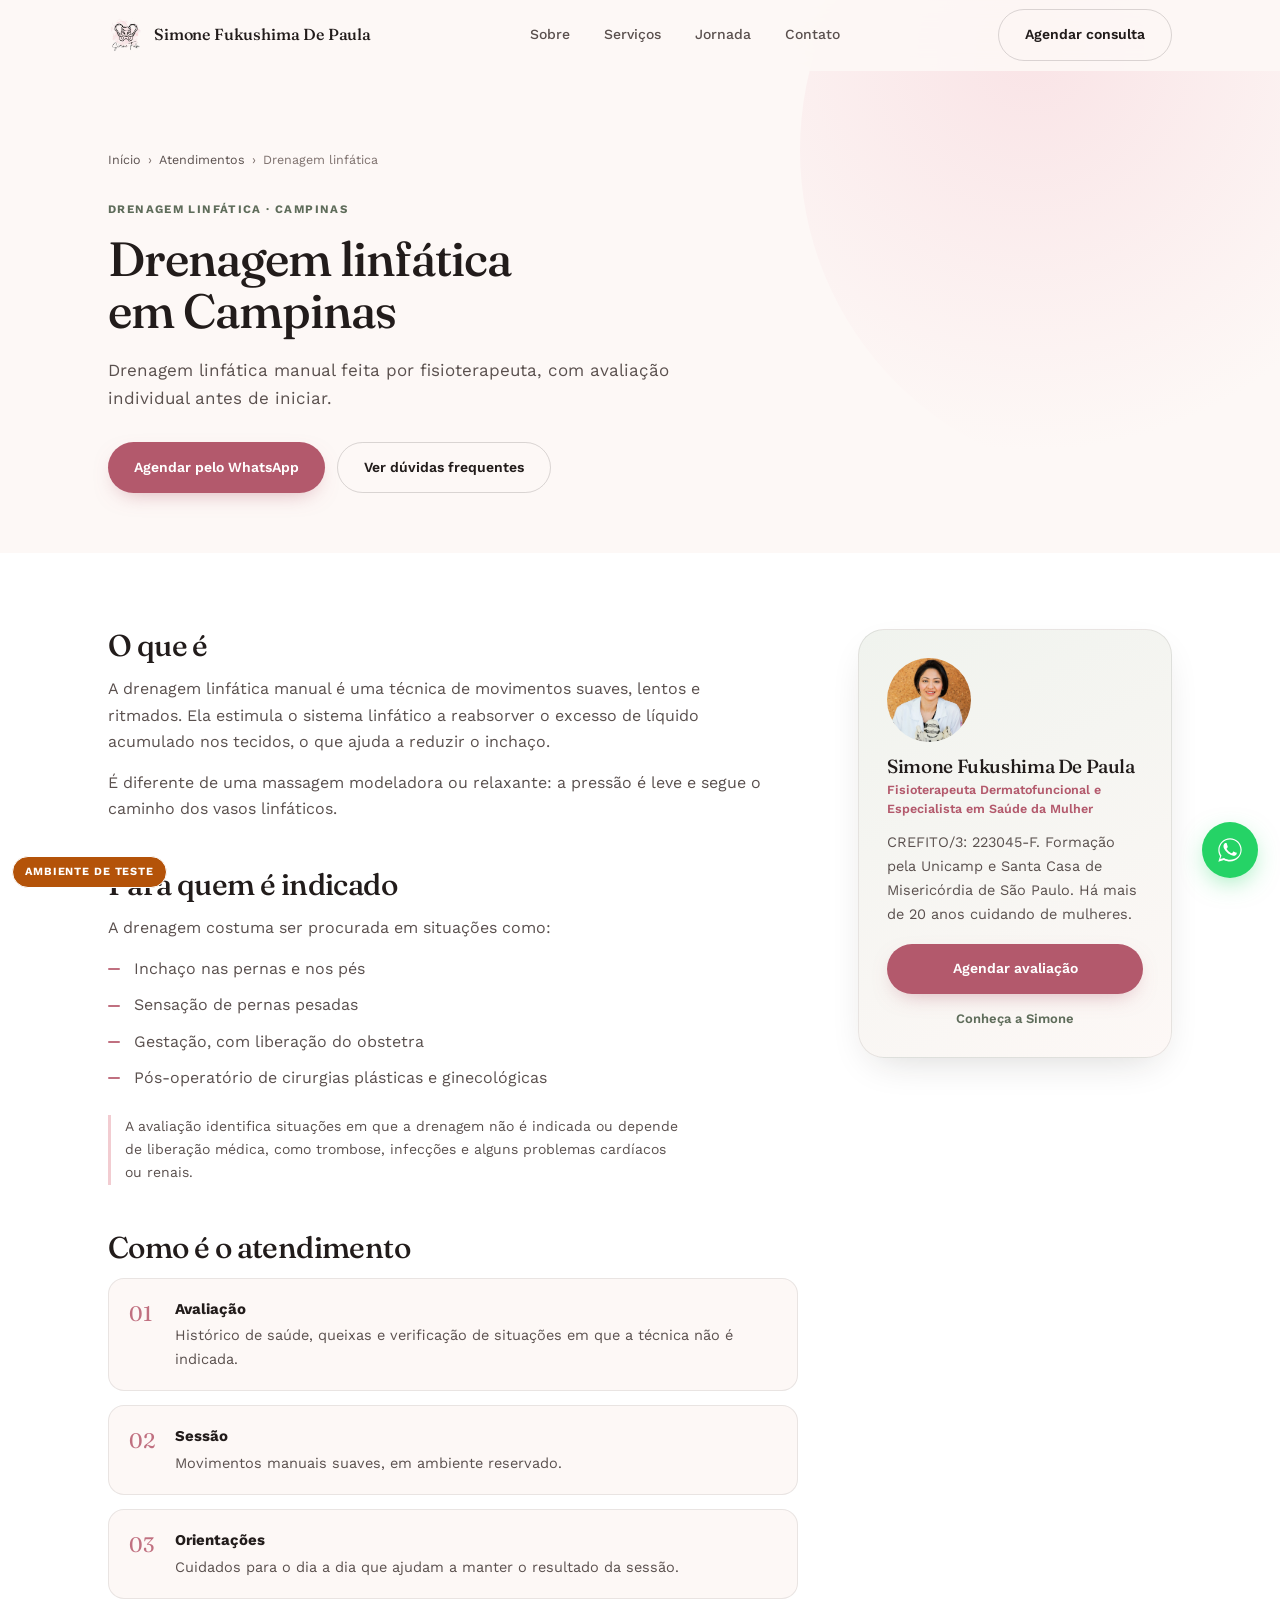
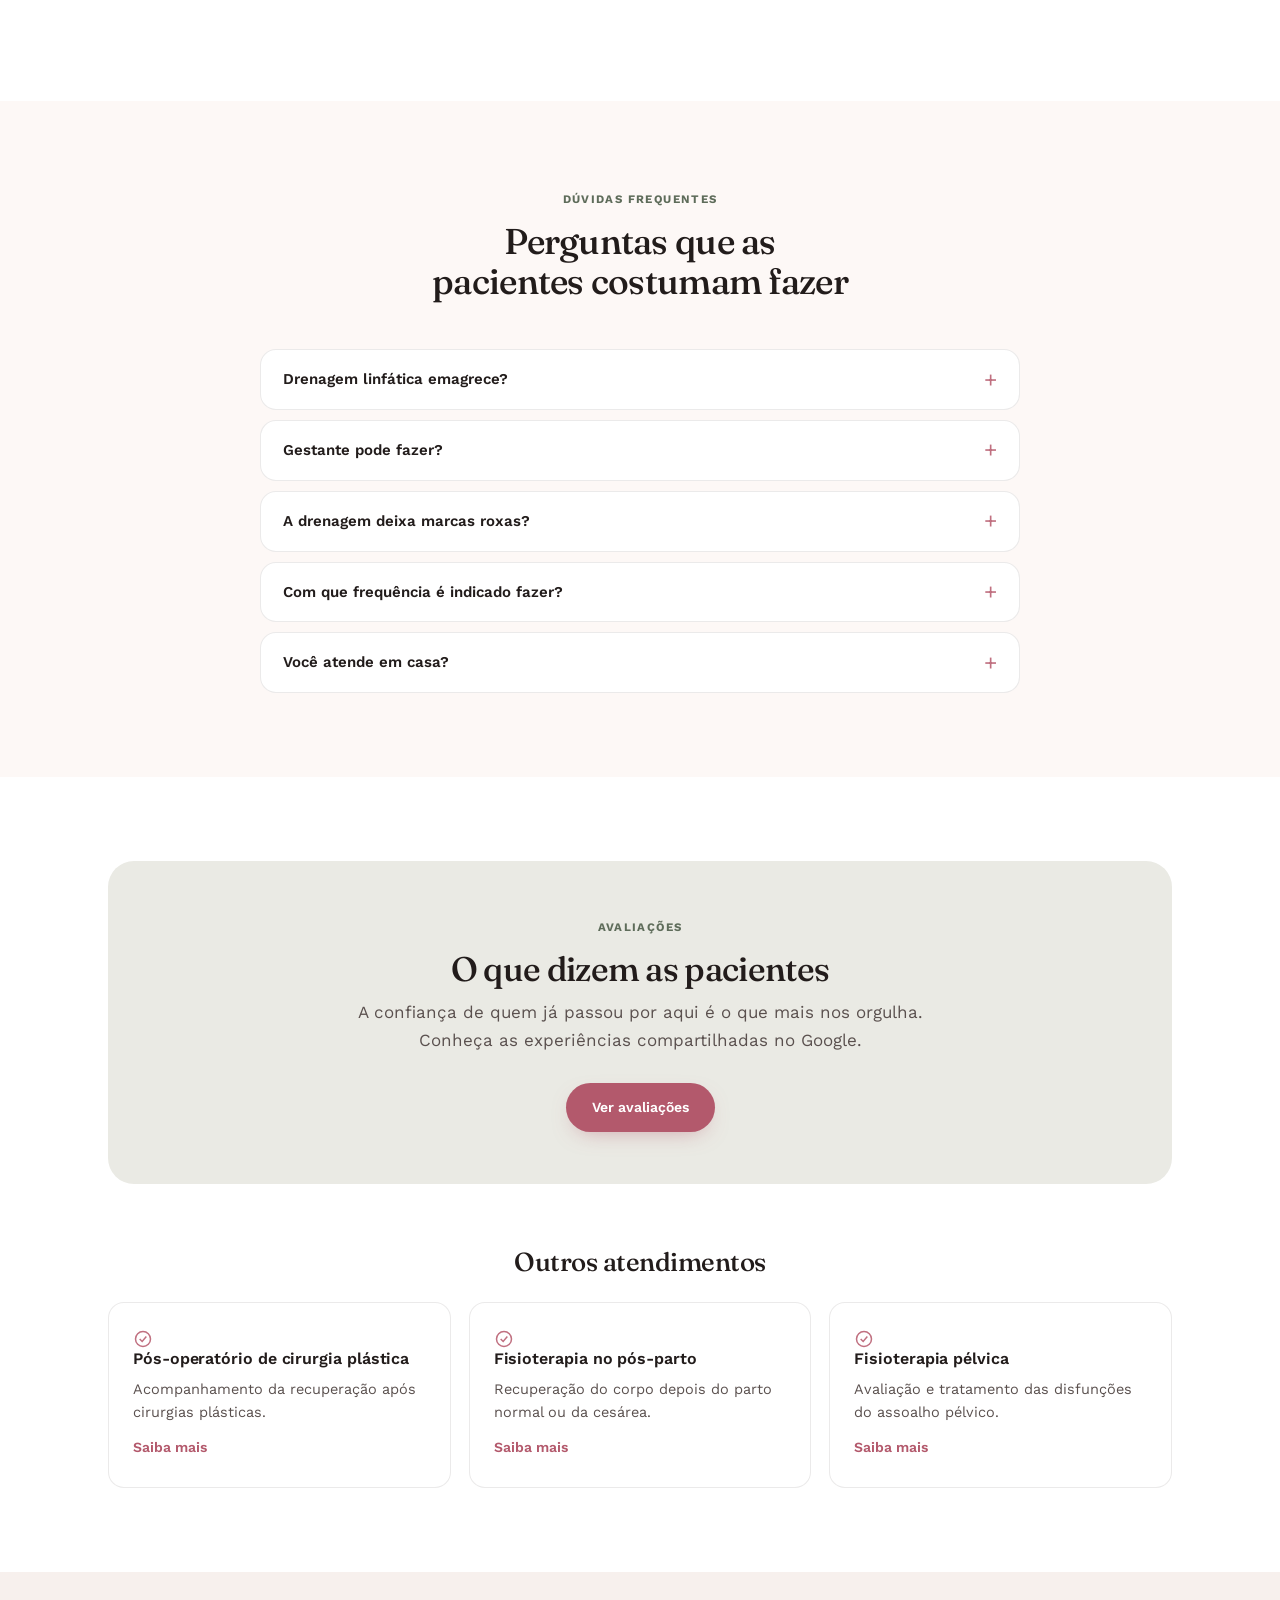
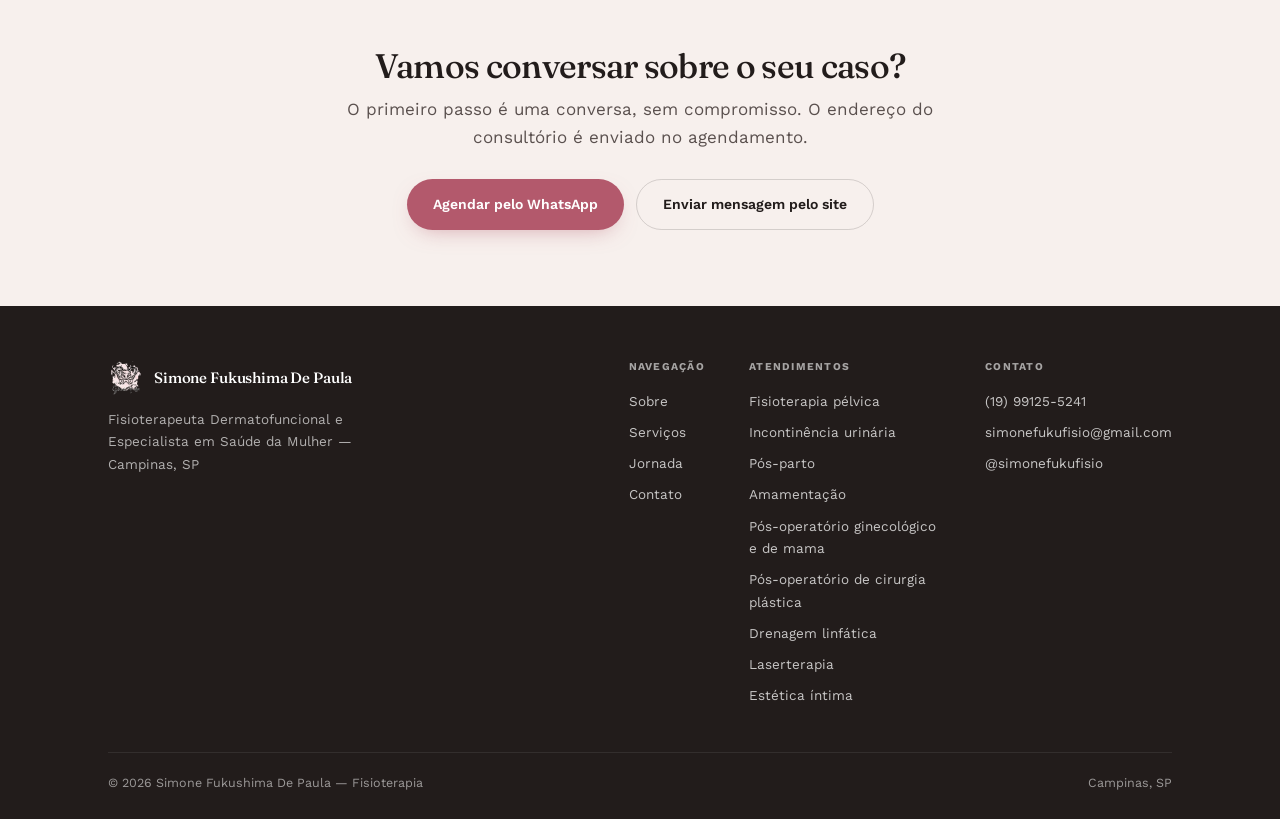
<file: drenagem-linfatica/index.html>
<!DOCTYPE html>
<html lang="pt-BR">
<head>
<meta charset="UTF-8">
<meta name="viewport" content="width=device-width, initial-scale=1.0">
<title>Drenagem Linfática em Campinas | Simone Fukushima</title>
<meta name="description" content="Drenagem linfática manual em Campinas, feita por fisioterapeuta: para inchaço, gestantes e pós-operatório. Avaliação individual antes de começar.">
<link rel="icon" type="image/png" href="/assets/logo.png">
<link rel="canonical" href="https://simonefukufisio.com.br/drenagem-linfatica/">

<meta property="og:type"        content="website">
<meta property="og:url"         content="https://simonefukufisio.com.br/drenagem-linfatica/">
<meta property="og:title"       content="Drenagem Linfática em Campinas | Simone Fukushima">
<meta property="og:description" content="Drenagem linfática manual em Campinas, feita por fisioterapeuta: para inchaço, gestantes e pós-operatório. Avaliação individual antes de começar.">
<meta property="og:image"       content="https://simonefukufisio.com.br/assets/simone-fukushima-fisioterapeuta.jpg">
<meta property="og:locale"      content="pt_BR">
<meta name="twitter:card"       content="summary_large_image">

<script type="application/ld+json">
{
  "@context": "https://schema.org",
  "@type": "BreadcrumbList",
  "itemListElement": [
    {
      "@type": "ListItem",
      "position": 1,
      "name": "Início",
      "item": "https://simonefukufisio.com.br/"
    },
    {
      "@type": "ListItem",
      "position": 2,
      "name": "Drenagem linfática",
      "item": "https://simonefukufisio.com.br/drenagem-linfatica/"
    }
  ]
}
</script>

<!-- ── Google Analytics 4 ── -->
<script async src="https://www.googletagmanager.com/gtag/js?id=G-YCW4MYYGL5"></script>
<script src="/js/site.js" defer></script>

<link rel="preconnect" href="https://fonts.googleapis.com">
<link rel="preconnect" href="https://fonts.gstatic.com" crossorigin>
<link href="https://fonts.googleapis.com/css2?family=Fraunces:ital,opsz,wght@0,9..144,300;0,9..144,400;0,9..144,500;0,9..144,600;1,9..144,400;1,9..144,500&family=Work+Sans:wght@300;400;500;600;700&display=swap" rel="stylesheet">
<link rel="stylesheet" href="/css/styles.css">
</head>
<body>

<!-- COMPARTILHADO:CABECALHO:INICIO -->
<header id="hdr">
  <div class="nav">
    <!-- Zone 1: Logo -->
    <a href="/#top" class="logo-link">
      <img src="/assets/logo.png" alt="Simone Fukushima De Paula" class="logo-img" width="222" height="245">
      <span class="logo-name">Simone Fukushima De Paula</span>
    </a>
    <!-- Zone 2: Nav (centred) -->
    <nav class="nav-links">
      <a href="/#sobre">Sobre</a>
      <a href="/#servicos">Serviços</a>
      <a href="/#jornada">Jornada</a>
      <a href="/#contato">Contato</a>
    </nav>
    <!-- Zone 3: CTA + hamburger -->
    <div class="nav-cta">
      <a href="/#contato" class="btn btn-outline">Agendar consulta</a>
      <button class="hamburger" id="ham" aria-label="Abrir menu">
        <span></span><span></span><span></span>
      </button>
    </div>
  </div>
</header>

<!-- Mobile drawer -->
<div class="nav-drawer" id="drawer">
  <a href="/#sobre">Sobre</a>
  <a href="/#servicos">Serviços</a>
  <a href="/#jornada">Jornada</a>
  <a href="/#contato">Contato</a>
  <a href="/#contato" class="btn btn-primary">Agendar consulta</a>
</div>
<!-- COMPARTILHADO:CABECALHO:FIM -->

<main>
  <section class="servico-hero">
    <div class="blob blob-1"></div>
    <div class="container">
      <nav class="trilha" aria-label="Você está em">
        <a href="/">Início</a><span aria-hidden="true">›</span>
        <a href="/#servicos">Atendimentos</a><span aria-hidden="true">›</span>
        <span aria-current="page">Drenagem linfática</span>
      </nav>
      <span class="ey">Drenagem linfática · Campinas</span>
      <h1>Drenagem linfática em Campinas</h1>
      <p class="lead">Drenagem linfática manual feita por fisioterapeuta, com avaliação individual antes de iniciar.</p>
      <div class="hero-ctas">
        <a class="btn btn-primary" data-wa="Olá, Simone! Gostaria de agendar uma sessão de drenagem linfática." data-origem="pagina_drenagem_topo" href="/#contato" target="_blank" rel="noopener">Agendar pelo WhatsApp</a>
        <a class="btn btn-outline" href="#duvidas">Ver dúvidas frequentes</a>
      </div>
    </div>
  </section>

  <section class="servico-corpo">
    <div class="container servico-grid">
      <article class="texto">
        <h2>O que é</h2>
        <p>A drenagem linfática manual é uma técnica de movimentos suaves, lentos e ritmados. Ela estimula o sistema linfático a reabsorver o excesso de líquido acumulado nos tecidos, o que ajuda a reduzir o inchaço.</p>
        <p>É diferente de uma massagem modeladora ou relaxante: a pressão é leve e segue o caminho dos vasos linfáticos.</p>

        <h2>Para quem é indicado</h2>
        <p>A drenagem costuma ser procurada em situações como:</p>
        <ul class="lista">
          <li>Inchaço nas pernas e nos pés</li>
          <li>Sensação de pernas pesadas</li>
          <li>Gestação, com liberação do obstetra</li>
          <li>Pós-operatório de cirurgias plásticas e ginecológicas</li>
        </ul>

        <p class="nota">A avaliação identifica situações em que a drenagem não é indicada ou depende de liberação médica, como trombose, infecções e alguns problemas cardíacos ou renais.</p>

        <h2>Como é o atendimento</h2>
        <ol class="passos">
          <li><strong>Avaliação</strong><span>Histórico de saúde, queixas e verificação de situações em que a técnica não é indicada.</span></li>
          <li><strong>Sessão</strong><span>Movimentos manuais suaves, em ambiente reservado.</span></li>
          <li><strong>Orientações</strong><span>Cuidados para o dia a dia que ajudam a manter o resultado da sessão.</span></li>
        </ol>
      </article>

      <aside class="cartao-lateral" aria-label="Sobre a fisioterapeuta">
        <img class="cartao-foto" src="/assets/simone-fukushima-fisioterapeuta.jpg" alt="Simone Fukushima De Paula" width="900" height="1233" loading="lazy">
        <h2>Simone Fukushima De Paula</h2>
        <span class="role">Fisioterapeuta Dermatofuncional e Especialista em Saúde da Mulher</span>
        <p>CREFITO/3: 223045-F. Formação pela Unicamp e Santa Casa de Misericórdia de São Paulo. Há mais de 20 anos cuidando de mulheres.</p>
        <a class="btn btn-primary" data-wa="Olá, Simone! Gostaria de agendar uma sessão de drenagem linfática." data-origem="pagina_drenagem_lateral" href="/#contato" target="_blank" rel="noopener">Agendar avaliação</a>
        <a class="cartao-link" href="/#sobre">Conheça a Simone</a>
      </aside>
    </div>
  </section>

  <section class="servico-faq" id="duvidas">
    <div class="container">
      <div class="sec-head">
        <span class="ey">Dúvidas frequentes</span>
        <h2>Perguntas que as pacientes costumam fazer</h2>
      </div>
      <div class="faq">
      <details><summary>Drenagem linfática emagrece?</summary><p>Não. A drenagem reduz o inchaço causado pelo acúmulo de líquido, o que pode diminuir medidas por um tempo, mas não elimina gordura.</p></details>
      <details><summary>Gestante pode fazer?</summary><p>Em geral sim, com liberação do obstetra. A técnica é adaptada a cada fase da gestação.</p></details>
      <details><summary>A drenagem deixa marcas roxas?</summary><p>Não deveria. A técnica é suave, e marcas roxas indicam pressão excessiva.</p></details>
      <details><summary>Com que frequência é indicado fazer?</summary><p>Em geral, de uma a três vezes por semana.</p></details>
      <details><summary>Você atende em casa?</summary><p>Sim. A drenagem também pode ser feita em domicílio.</p></details>
      </div>
    </div>
  </section>

  <section class="servico-fim">
    <div class="container">
      <div class="avaliacoes-caixa">
        <span class="ey">Avaliações</span>
        <h2>O que dizem as pacientes</h2>
        <p class="lead">A confiança de quem já passou por aqui é o que mais nos orgulha. Conheça as experiências compartilhadas no Google.</p>
        <div class="hero-ctas">
          <a class="btn btn-primary" href="https://g.page/r/CfyjZYEnsw8REAI" target="_blank" rel="noopener">Ver avaliações</a>
        </div>
      </div>

      <h2 class="rel-titulo">Outros atendimentos</h2>
      <div class="rel-grid">
        <a class="sc" href="/pos-cirurgico-estetico/"><div class="sc-icon r"><svg width="20" height="20" viewBox="0 0 24 24" fill="none" stroke="#c07080" stroke-width="1.8" aria-hidden="true"><circle cx="12" cy="12" r="9"/><path d="M8 12l3 3 5-6"/></svg></div><h3>Pós-operatório de cirurgia plástica</h3><p>Acompanhamento da recuperação após cirurgias plásticas.</p><span class="sc-mais">Saiba mais</span></a>
        <a class="sc" href="/pos-parto/"><div class="sc-icon r"><svg width="20" height="20" viewBox="0 0 24 24" fill="none" stroke="#c07080" stroke-width="1.8" aria-hidden="true"><circle cx="12" cy="12" r="9"/><path d="M8 12l3 3 5-6"/></svg></div><h3>Fisioterapia no pós-parto</h3><p>Recuperação do corpo depois do parto normal ou da cesárea.</p><span class="sc-mais">Saiba mais</span></a>
        <a class="sc" href="/fisioterapia-pelvica/"><div class="sc-icon r"><svg width="20" height="20" viewBox="0 0 24 24" fill="none" stroke="#c07080" stroke-width="1.8" aria-hidden="true"><circle cx="12" cy="12" r="9"/><path d="M8 12l3 3 5-6"/></svg></div><h3>Fisioterapia pélvica</h3><p>Avaliação e tratamento das disfunções do assoalho pélvico.</p><span class="sc-mais">Saiba mais</span></a>
      </div>
    </div>
  </section>

  <section class="cta-final">
    <div class="container">
      <h2>Vamos conversar sobre o seu caso?</h2>
      <p class="lead">O primeiro passo é uma conversa, sem compromisso. O endereço do consultório é enviado no agendamento.</p>
      <div class="hero-ctas">
        <a class="btn btn-primary" data-wa="Olá, Simone! Gostaria de agendar uma sessão de drenagem linfática." data-origem="pagina_drenagem_final" href="/#contato" target="_blank" rel="noopener">Agendar pelo WhatsApp</a>
        <a class="btn btn-outline" href="/#contato">Enviar mensagem pelo site</a>
      </div>
    </div>
  </section>
</main>

<!-- COMPARTILHADO:RODAPE:INICIO -->
<footer>
  <div class="container">
    <div class="footer-grid">
      <div>
        <a href="/#top" class="logo-link">
          <img src="/assets/logo.png" alt="Simone Fukushima De Paula" class="logo-img" width="222" height="245">
          <span class="logo-name">Simone Fukushima De Paula</span>
        </a>
        <p class="footer-tag">Fisioterapeuta Dermatofuncional e Especialista em Saúde da Mulher — Campinas, SP</p>
      </div>
      <div class="footer-links">
        <div>
          <h5>Navegação</h5>
          <a href="/#sobre">Sobre</a>
          <a href="/#servicos">Serviços</a>
          <a href="/#jornada">Jornada</a>
          <a href="/#contato">Contato</a>
        </div>
        <div>
          <h5>Atendimentos</h5>
          <a href="/fisioterapia-pelvica/">Fisioterapia pélvica</a>
          <a href="/incontinencia-urinaria/">Incontinência urinária</a>
          <a href="/pos-parto/">Pós-parto</a>
          <a href="/amamentacao/">Amamentação</a>
          <a href="/pos-cirurgico/">Pós-operatório ginecológico e de mama</a>
          <a href="/pos-cirurgico-estetico/">Pós-operatório de cirurgia plástica</a>
          <a href="/drenagem-linfatica/">Drenagem linfática</a>
          <a href="/laserterapia/">Laserterapia</a>
          <a href="/estetica-intima/">Estética íntima</a>
        </div>
        <div>
          <h5>Contato</h5>
          <a href="#" id="footerWaLink" target="_blank" rel="noopener">(19) 99125-5241</a>
          <a href="mailto:simonefukufisio@gmail.com">simonefukufisio@gmail.com</a>
          <a href="https://instagram.com/simonefukufisio" target="_blank" rel="noopener">@simonefukufisio</a>
        </div>
      </div>
    </div>
    <div class="footer-bottom">
      <span>&copy; <span id="yr"></span> Simone Fukushima De Paula &mdash; Fisioterapia</span>
      <span>Campinas, SP</span>
    </div>
  </div>
</footer>

<!-- WhatsApp float -->
<a class="wa-float" id="floatWaBtn" href="#" target="_blank" rel="noopener" aria-label="Conversar no WhatsApp">
  <svg width="28" height="28" viewBox="0 0 24 24" fill="white"><path d="M17.5 14.4c-.3-.1-1.7-.9-2-1-.3-.1-.5-.1-.7.1s-.8 1-.9 1.2c-.2.2-.3.2-.6.1-.3-.1-1.3-.5-2.4-1.5-.9-.8-1.5-1.8-1.7-2.1-.2-.3 0-.5.1-.6.1-.1.3-.3.4-.5.1-.1.2-.3.3-.5.1-.2 0-.4 0-.5S9.4 7 9.2 6.5c-.2-.5-.4-.4-.6-.4h-.5c-.2 0-.5.1-.7.3-.3.3-1 1-1 2.4s1 2.8 1.2 3c.1.2 2 3 4.8 4.3 2.8 1.2 2.8.8 3.3.8.5 0 1.7-.7 1.9-1.3.2-.6.2-1.2.2-1.3-.1-.1-.3-.2-.6-.3z"/><path d="M12 2C6.5 2 2 6.5 2 12c0 1.9.5 3.7 1.5 5.3L2 22l4.8-1.5c1.5.8 3.3 1.3 5.2 1.3 5.5 0 10-4.5 10-10S17.5 2 12 2zm0 18.3c-1.7 0-3.4-.5-4.8-1.3l-.3-.2-3.2 1 1-3.1-.2-.3C3.5 15 3 13.5 3 12 3 7 7 3 12 3s9 4 9 9-4 8.3-9 8.3z"/></svg>
</a>
<!-- COMPARTILHADO:RODAPE:FIM -->

</body>
</html>
</file>
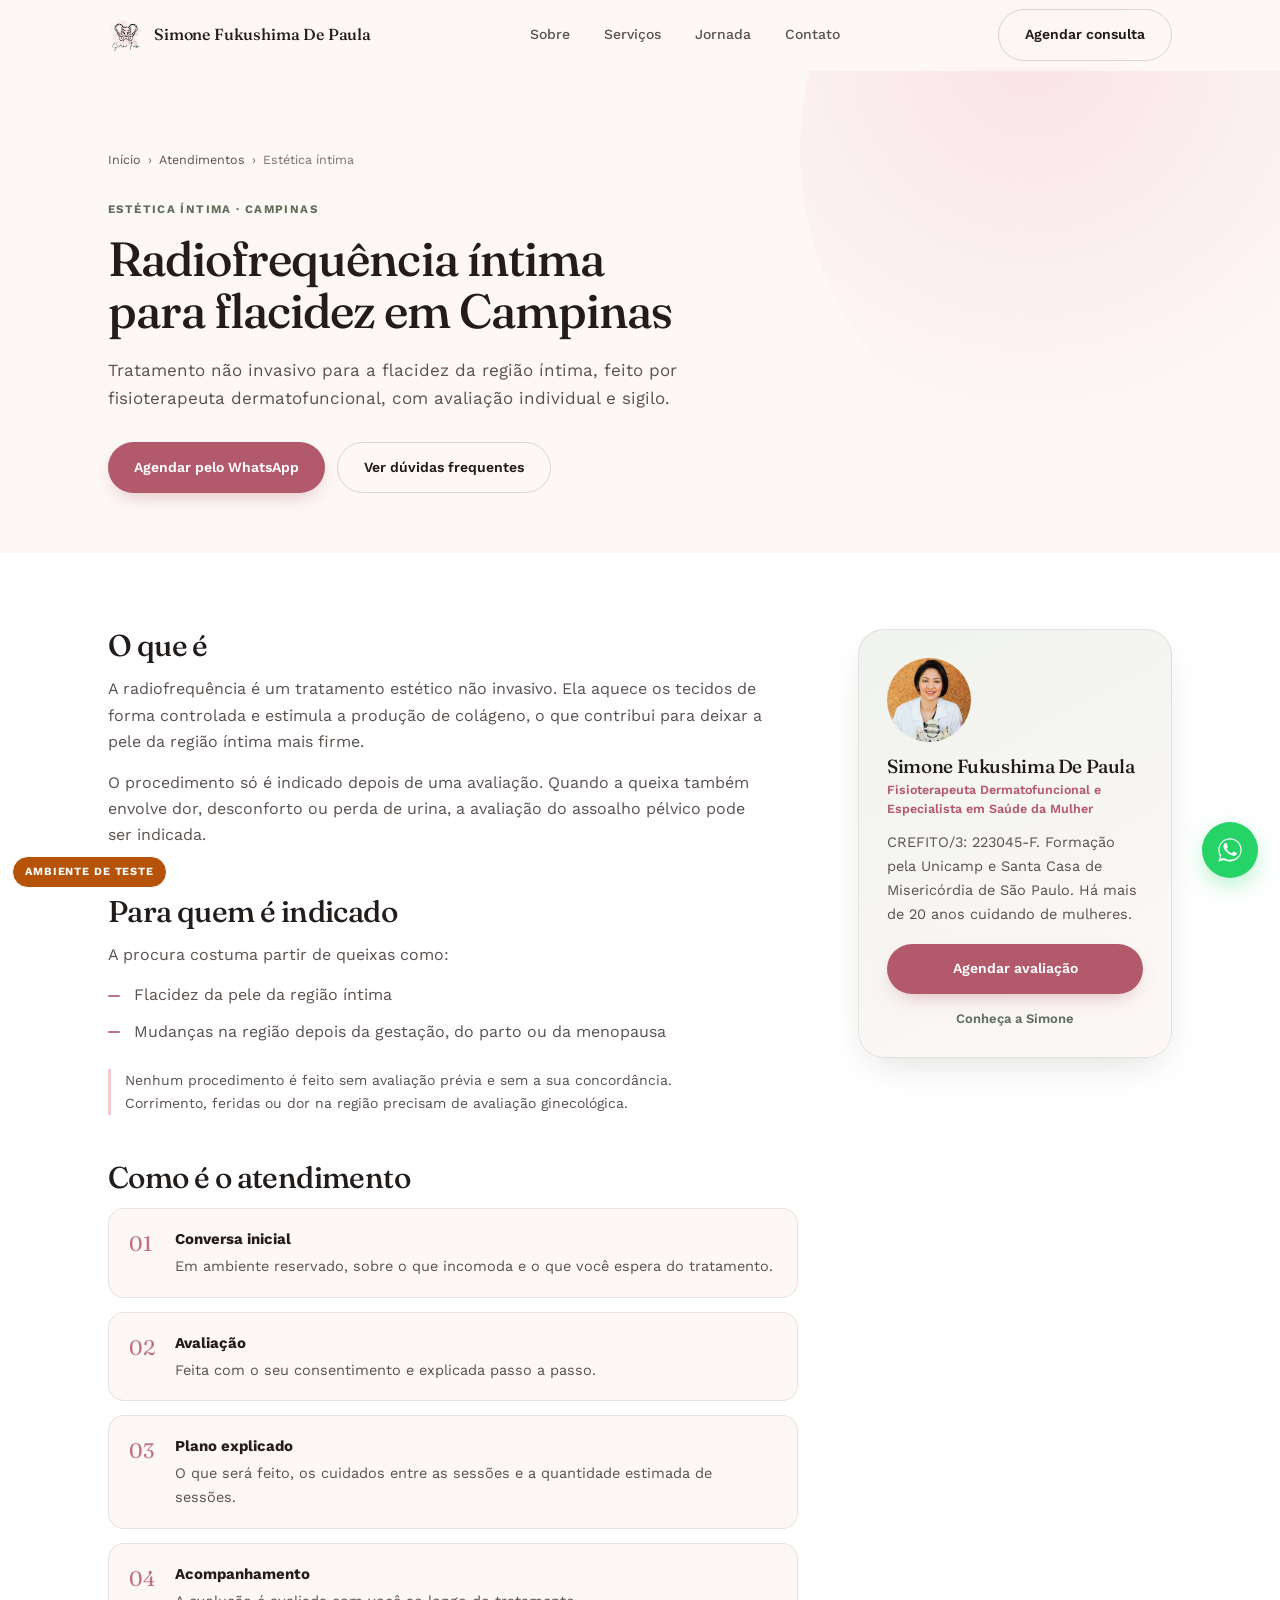
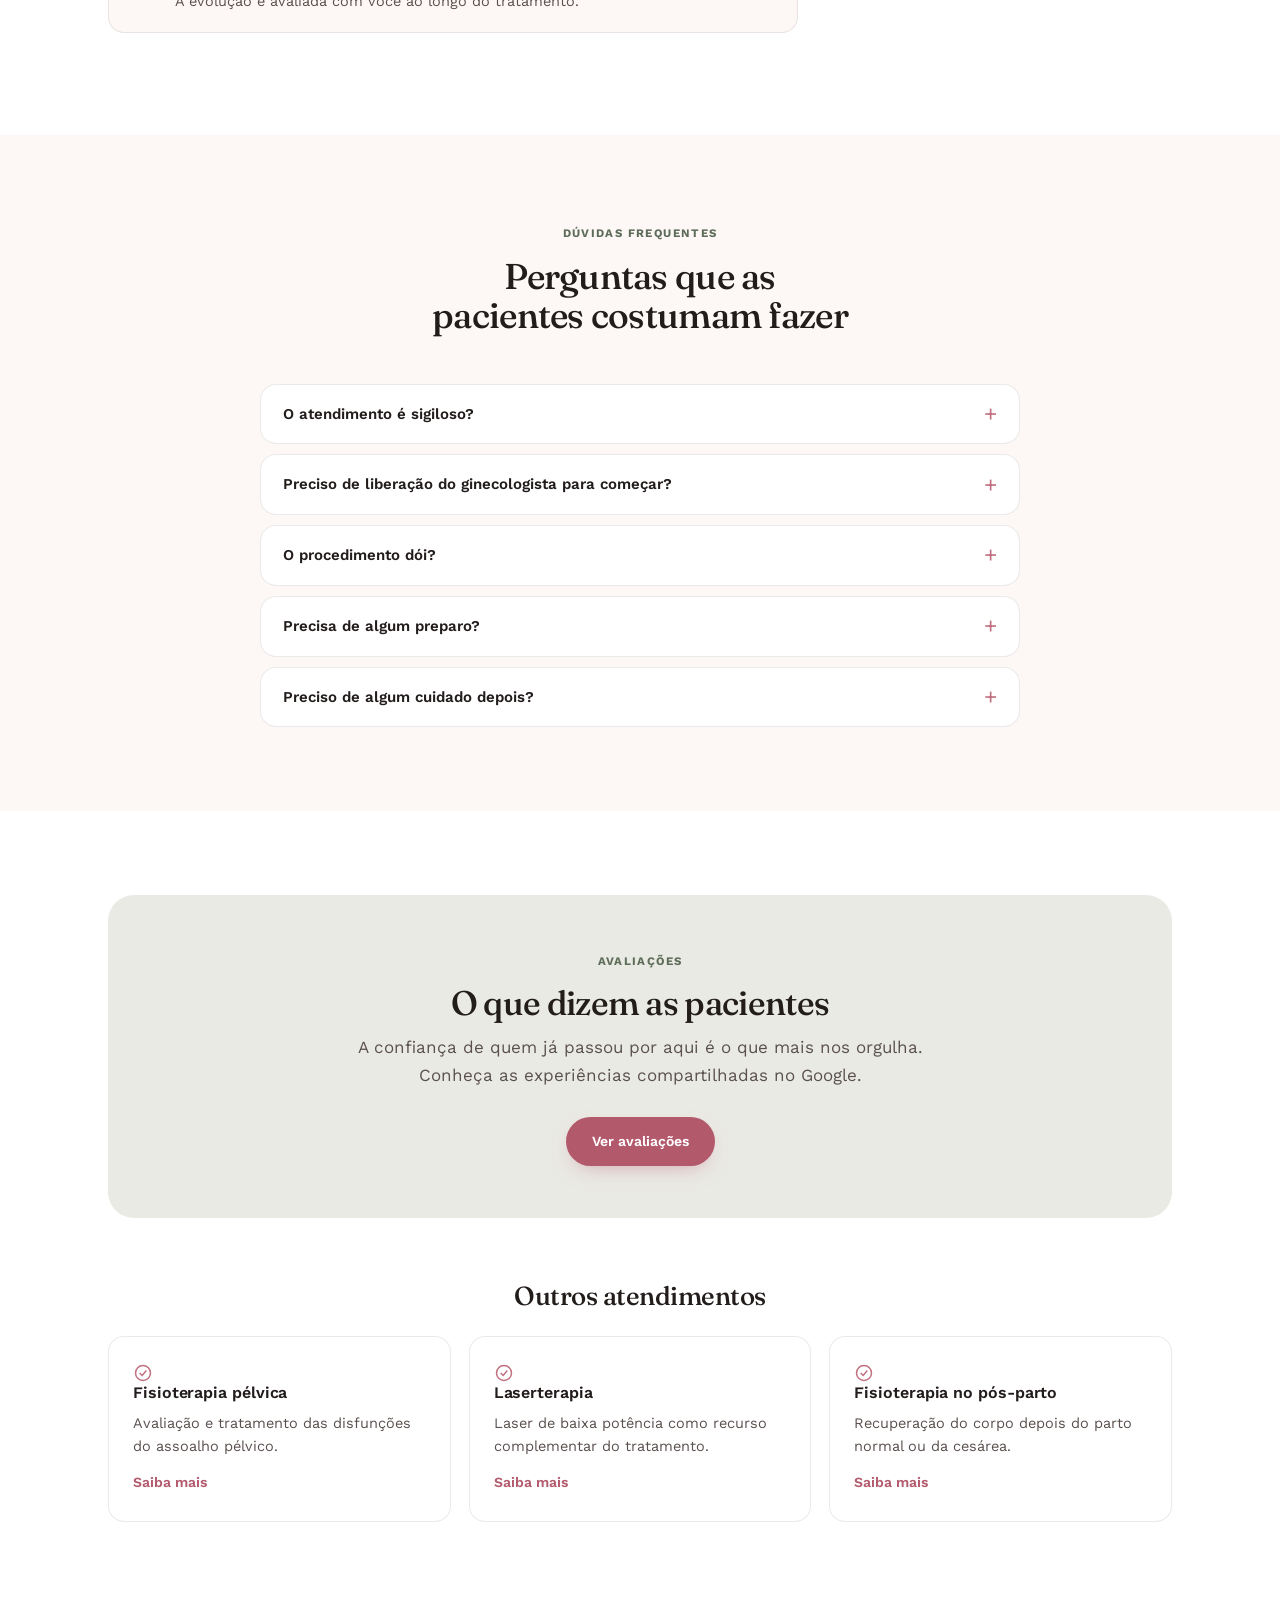
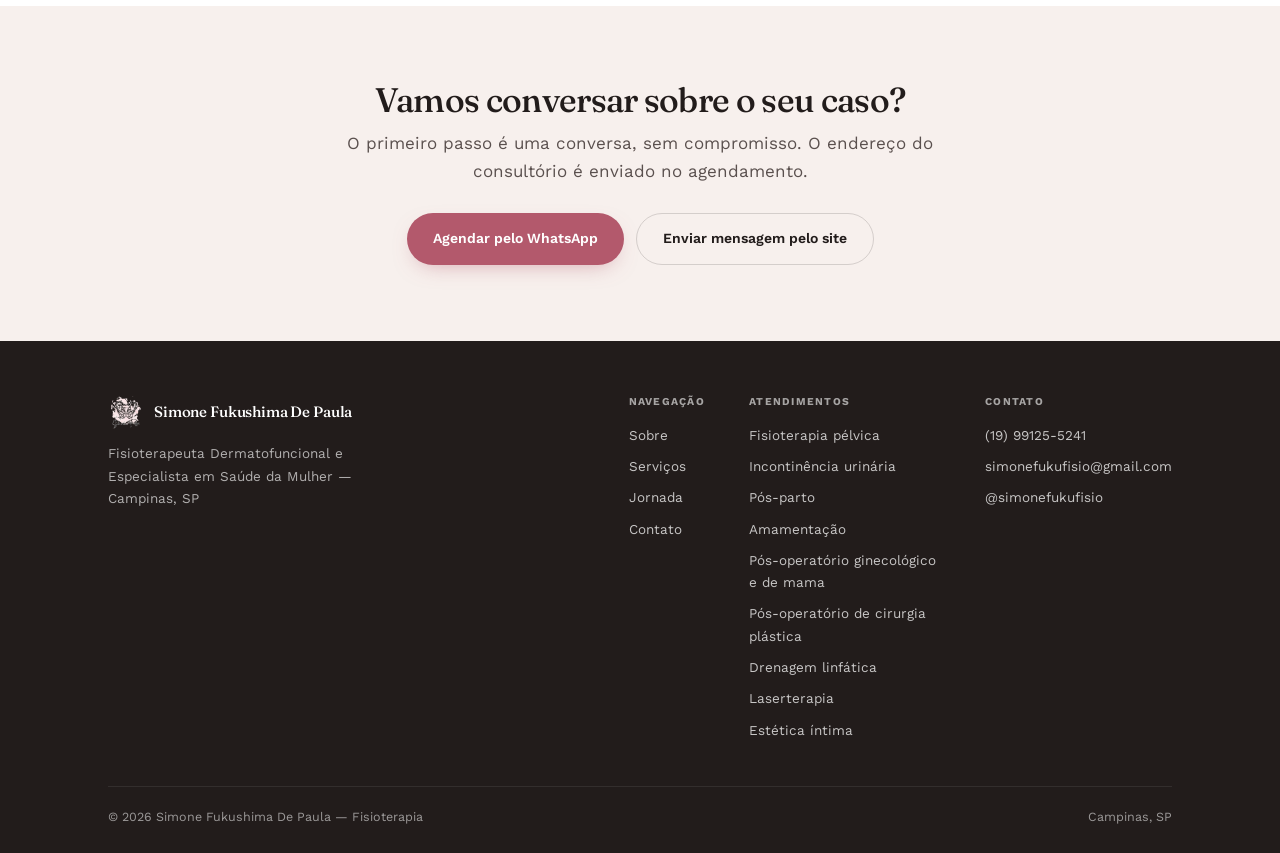
<file: estetica-intima/index.html>
<!DOCTYPE html>
<html lang="pt-BR">
<head>
<meta charset="UTF-8">
<meta name="viewport" content="width=device-width, initial-scale=1.0">
<title>Radiofrequência Íntima para Flacidez em Campinas</title>
<meta name="description" content="Estética íntima em Campinas com fisioterapeuta dermatofuncional: radiofrequência para flacidez da região íntima. Não invasiva, em ambiente reservado.">
<link rel="icon" type="image/png" href="/assets/logo.png">
<link rel="canonical" href="https://simonefukufisio.com.br/estetica-intima/">

<meta property="og:type"        content="website">
<meta property="og:url"         content="https://simonefukufisio.com.br/estetica-intima/">
<meta property="og:title"       content="Radiofrequência Íntima para Flacidez em Campinas">
<meta property="og:description" content="Estética íntima em Campinas com fisioterapeuta dermatofuncional: radiofrequência para flacidez da região íntima. Não invasiva, em ambiente reservado.">
<meta property="og:image"       content="https://simonefukufisio.com.br/assets/simone-fukushima-fisioterapeuta.jpg">
<meta property="og:locale"      content="pt_BR">
<meta name="twitter:card"       content="summary_large_image">

<script type="application/ld+json">
{
  "@context": "https://schema.org",
  "@type": "BreadcrumbList",
  "itemListElement": [
    {
      "@type": "ListItem",
      "position": 1,
      "name": "Início",
      "item": "https://simonefukufisio.com.br/"
    },
    {
      "@type": "ListItem",
      "position": 2,
      "name": "Estética íntima",
      "item": "https://simonefukufisio.com.br/estetica-intima/"
    }
  ]
}
</script>

<!-- ── Google Analytics 4 ── -->
<script async src="https://www.googletagmanager.com/gtag/js?id=G-YCW4MYYGL5"></script>
<script src="/js/site.js" defer></script>

<link rel="preconnect" href="https://fonts.googleapis.com">
<link rel="preconnect" href="https://fonts.gstatic.com" crossorigin>
<link href="https://fonts.googleapis.com/css2?family=Fraunces:ital,opsz,wght@0,9..144,300;0,9..144,400;0,9..144,500;0,9..144,600;1,9..144,400;1,9..144,500&family=Work+Sans:wght@300;400;500;600;700&display=swap" rel="stylesheet">
<link rel="stylesheet" href="/css/styles.css">
</head>
<body>

<!-- COMPARTILHADO:CABECALHO:INICIO -->
<header id="hdr">
  <div class="nav">
    <!-- Zone 1: Logo -->
    <a href="/#top" class="logo-link">
      <img src="/assets/logo.png" alt="Simone Fukushima De Paula" class="logo-img" width="222" height="245">
      <span class="logo-name">Simone Fukushima De Paula</span>
    </a>
    <!-- Zone 2: Nav (centred) -->
    <nav class="nav-links">
      <a href="/#sobre">Sobre</a>
      <a href="/#servicos">Serviços</a>
      <a href="/#jornada">Jornada</a>
      <a href="/#contato">Contato</a>
    </nav>
    <!-- Zone 3: CTA + hamburger -->
    <div class="nav-cta">
      <a href="/#contato" class="btn btn-outline">Agendar consulta</a>
      <button class="hamburger" id="ham" aria-label="Abrir menu">
        <span></span><span></span><span></span>
      </button>
    </div>
  </div>
</header>

<!-- Mobile drawer -->
<div class="nav-drawer" id="drawer">
  <a href="/#sobre">Sobre</a>
  <a href="/#servicos">Serviços</a>
  <a href="/#jornada">Jornada</a>
  <a href="/#contato">Contato</a>
  <a href="/#contato" class="btn btn-primary">Agendar consulta</a>
</div>
<!-- COMPARTILHADO:CABECALHO:FIM -->

<main>
  <section class="servico-hero">
    <div class="blob blob-1"></div>
    <div class="container">
      <nav class="trilha" aria-label="Você está em">
        <a href="/">Início</a><span aria-hidden="true">›</span>
        <a href="/#servicos">Atendimentos</a><span aria-hidden="true">›</span>
        <span aria-current="page">Estética íntima</span>
      </nav>
      <span class="ey">Estética íntima · Campinas</span>
      <h1>Radiofrequência íntima para flacidez em Campinas</h1>
      <p class="lead">Tratamento não invasivo para a flacidez da região íntima, feito por fisioterapeuta dermatofuncional, com avaliação individual e sigilo.</p>
      <div class="hero-ctas">
        <a class="btn btn-primary" data-wa="Olá, Simone! Gostaria de saber sobre a radiofrequência íntima." data-origem="pagina_estetica_intima_topo" href="/#contato" target="_blank" rel="noopener">Agendar pelo WhatsApp</a>
        <a class="btn btn-outline" href="#duvidas">Ver dúvidas frequentes</a>
      </div>
    </div>
  </section>

  <section class="servico-corpo">
    <div class="container servico-grid">
      <article class="texto">
        <h2>O que é</h2>
        <p>A radiofrequência é um tratamento estético não invasivo. Ela aquece os tecidos de forma controlada e estimula a produção de colágeno, o que contribui para deixar a pele da região íntima mais firme.</p>
        <p>O procedimento só é indicado depois de uma avaliação. Quando a queixa também envolve dor, desconforto ou perda de urina, a avaliação do assoalho pélvico pode ser indicada.</p>

        <h2>Para quem é indicado</h2>
        <p>A procura costuma partir de queixas como:</p>
        <ul class="lista">
          <li>Flacidez da pele da região íntima</li>
          <li>Mudanças na região depois da gestação, do parto ou da menopausa</li>
        </ul>

        <p class="nota">Nenhum procedimento é feito sem avaliação prévia e sem a sua concordância. Corrimento, feridas ou dor na região precisam de avaliação ginecológica.</p>

        <h2>Como é o atendimento</h2>
        <ol class="passos">
          <li><strong>Conversa inicial</strong><span>Em ambiente reservado, sobre o que incomoda e o que você espera do tratamento.</span></li>
          <li><strong>Avaliação</strong><span>Feita com o seu consentimento e explicada passo a passo.</span></li>
          <li><strong>Plano explicado</strong><span>O que será feito, os cuidados entre as sessões e a quantidade estimada de sessões.</span></li>
          <li><strong>Acompanhamento</strong><span>A evolução é avaliada com você ao longo do tratamento.</span></li>
        </ol>
      </article>

      <aside class="cartao-lateral" aria-label="Sobre a fisioterapeuta">
        <img class="cartao-foto" src="/assets/simone-fukushima-fisioterapeuta.jpg" alt="Simone Fukushima De Paula" width="900" height="1233" loading="lazy">
        <h2>Simone Fukushima De Paula</h2>
        <span class="role">Fisioterapeuta Dermatofuncional e Especialista em Saúde da Mulher</span>
        <p>CREFITO/3: 223045-F. Formação pela Unicamp e Santa Casa de Misericórdia de São Paulo. Há mais de 20 anos cuidando de mulheres.</p>
        <a class="btn btn-primary" data-wa="Olá, Simone! Gostaria de saber sobre a radiofrequência íntima." data-origem="pagina_estetica_intima_lateral" href="/#contato" target="_blank" rel="noopener">Agendar avaliação</a>
        <a class="cartao-link" href="/#sobre">Conheça a Simone</a>
      </aside>
    </div>
  </section>

  <section class="servico-faq" id="duvidas">
    <div class="container">
      <div class="sec-head">
        <span class="ey">Dúvidas frequentes</span>
        <h2>Perguntas que as pacientes costumam fazer</h2>
      </div>
      <div class="faq">
      <details><summary>O atendimento é sigiloso?</summary><p>Sim. O atendimento é individual, em ambiente reservado, e as informações são tratadas com sigilo profissional.</p></details>
      <details><summary>Preciso de liberação do ginecologista para começar?</summary><p>Não precisa.</p></details>
      <details><summary>O procedimento dói?</summary><p>Não dói e não é invasivo. Durante a aplicação, sente-se apenas um calor no local.</p></details>
      <details><summary>Precisa de algum preparo?</summary><p>Apenas a remoção dos pelos da região onde será feita a aplicação.</p></details>
      <details><summary>Preciso de algum cuidado depois?</summary><p>Não. O calor é sentido apenas durante a aplicação.</p></details>
      </div>
    </div>
  </section>

  <section class="servico-fim">
    <div class="container">
      <div class="avaliacoes-caixa">
        <span class="ey">Avaliações</span>
        <h2>O que dizem as pacientes</h2>
        <p class="lead">A confiança de quem já passou por aqui é o que mais nos orgulha. Conheça as experiências compartilhadas no Google.</p>
        <div class="hero-ctas">
          <a class="btn btn-primary" href="https://g.page/r/CfyjZYEnsw8REAI" target="_blank" rel="noopener">Ver avaliações</a>
        </div>
      </div>

      <h2 class="rel-titulo">Outros atendimentos</h2>
      <div class="rel-grid">
        <a class="sc" href="/fisioterapia-pelvica/"><div class="sc-icon r"><svg width="20" height="20" viewBox="0 0 24 24" fill="none" stroke="#c07080" stroke-width="1.8" aria-hidden="true"><circle cx="12" cy="12" r="9"/><path d="M8 12l3 3 5-6"/></svg></div><h3>Fisioterapia pélvica</h3><p>Avaliação e tratamento das disfunções do assoalho pélvico.</p><span class="sc-mais">Saiba mais</span></a>
        <a class="sc" href="/laserterapia/"><div class="sc-icon r"><svg width="20" height="20" viewBox="0 0 24 24" fill="none" stroke="#c07080" stroke-width="1.8" aria-hidden="true"><circle cx="12" cy="12" r="9"/><path d="M8 12l3 3 5-6"/></svg></div><h3>Laserterapia</h3><p>Laser de baixa potência como recurso complementar do tratamento.</p><span class="sc-mais">Saiba mais</span></a>
        <a class="sc" href="/pos-parto/"><div class="sc-icon r"><svg width="20" height="20" viewBox="0 0 24 24" fill="none" stroke="#c07080" stroke-width="1.8" aria-hidden="true"><circle cx="12" cy="12" r="9"/><path d="M8 12l3 3 5-6"/></svg></div><h3>Fisioterapia no pós-parto</h3><p>Recuperação do corpo depois do parto normal ou da cesárea.</p><span class="sc-mais">Saiba mais</span></a>
      </div>
    </div>
  </section>

  <section class="cta-final">
    <div class="container">
      <h2>Vamos conversar sobre o seu caso?</h2>
      <p class="lead">O primeiro passo é uma conversa, sem compromisso. O endereço do consultório é enviado no agendamento.</p>
      <div class="hero-ctas">
        <a class="btn btn-primary" data-wa="Olá, Simone! Gostaria de saber sobre a radiofrequência íntima." data-origem="pagina_estetica_intima_final" href="/#contato" target="_blank" rel="noopener">Agendar pelo WhatsApp</a>
        <a class="btn btn-outline" href="/#contato">Enviar mensagem pelo site</a>
      </div>
    </div>
  </section>
</main>

<!-- COMPARTILHADO:RODAPE:INICIO -->
<footer>
  <div class="container">
    <div class="footer-grid">
      <div>
        <a href="/#top" class="logo-link">
          <img src="/assets/logo.png" alt="Simone Fukushima De Paula" class="logo-img" width="222" height="245">
          <span class="logo-name">Simone Fukushima De Paula</span>
        </a>
        <p class="footer-tag">Fisioterapeuta Dermatofuncional e Especialista em Saúde da Mulher — Campinas, SP</p>
      </div>
      <div class="footer-links">
        <div>
          <h5>Navegação</h5>
          <a href="/#sobre">Sobre</a>
          <a href="/#servicos">Serviços</a>
          <a href="/#jornada">Jornada</a>
          <a href="/#contato">Contato</a>
        </div>
        <div>
          <h5>Atendimentos</h5>
          <a href="/fisioterapia-pelvica/">Fisioterapia pélvica</a>
          <a href="/incontinencia-urinaria/">Incontinência urinária</a>
          <a href="/pos-parto/">Pós-parto</a>
          <a href="/amamentacao/">Amamentação</a>
          <a href="/pos-cirurgico/">Pós-operatório ginecológico e de mama</a>
          <a href="/pos-cirurgico-estetico/">Pós-operatório de cirurgia plástica</a>
          <a href="/drenagem-linfatica/">Drenagem linfática</a>
          <a href="/laserterapia/">Laserterapia</a>
          <a href="/estetica-intima/">Estética íntima</a>
        </div>
        <div>
          <h5>Contato</h5>
          <a href="#" id="footerWaLink" target="_blank" rel="noopener">(19) 99125-5241</a>
          <a href="mailto:simonefukufisio@gmail.com">simonefukufisio@gmail.com</a>
          <a href="https://instagram.com/simonefukufisio" target="_blank" rel="noopener">@simonefukufisio</a>
        </div>
      </div>
    </div>
    <div class="footer-bottom">
      <span>&copy; <span id="yr"></span> Simone Fukushima De Paula &mdash; Fisioterapia</span>
      <span>Campinas, SP</span>
    </div>
  </div>
</footer>

<!-- WhatsApp float -->
<a class="wa-float" id="floatWaBtn" href="#" target="_blank" rel="noopener" aria-label="Conversar no WhatsApp">
  <svg width="28" height="28" viewBox="0 0 24 24" fill="white"><path d="M17.5 14.4c-.3-.1-1.7-.9-2-1-.3-.1-.5-.1-.7.1s-.8 1-.9 1.2c-.2.2-.3.2-.6.1-.3-.1-1.3-.5-2.4-1.5-.9-.8-1.5-1.8-1.7-2.1-.2-.3 0-.5.1-.6.1-.1.3-.3.4-.5.1-.1.2-.3.3-.5.1-.2 0-.4 0-.5S9.4 7 9.2 6.5c-.2-.5-.4-.4-.6-.4h-.5c-.2 0-.5.1-.7.3-.3.3-1 1-1 2.4s1 2.8 1.2 3c.1.2 2 3 4.8 4.3 2.8 1.2 2.8.8 3.3.8.5 0 1.7-.7 1.9-1.3.2-.6.2-1.2.2-1.3-.1-.1-.3-.2-.6-.3z"/><path d="M12 2C6.5 2 2 6.5 2 12c0 1.9.5 3.7 1.5 5.3L2 22l4.8-1.5c1.5.8 3.3 1.3 5.2 1.3 5.5 0 10-4.5 10-10S17.5 2 12 2zm0 18.3c-1.7 0-3.4-.5-4.8-1.3l-.3-.2-3.2 1 1-3.1-.2-.3C3.5 15 3 13.5 3 12 3 7 7 3 12 3s9 4 9 9-4 8.3-9 8.3z"/></svg>
</a>
<!-- COMPARTILHADO:RODAPE:FIM -->

</body>
</html>
</file>
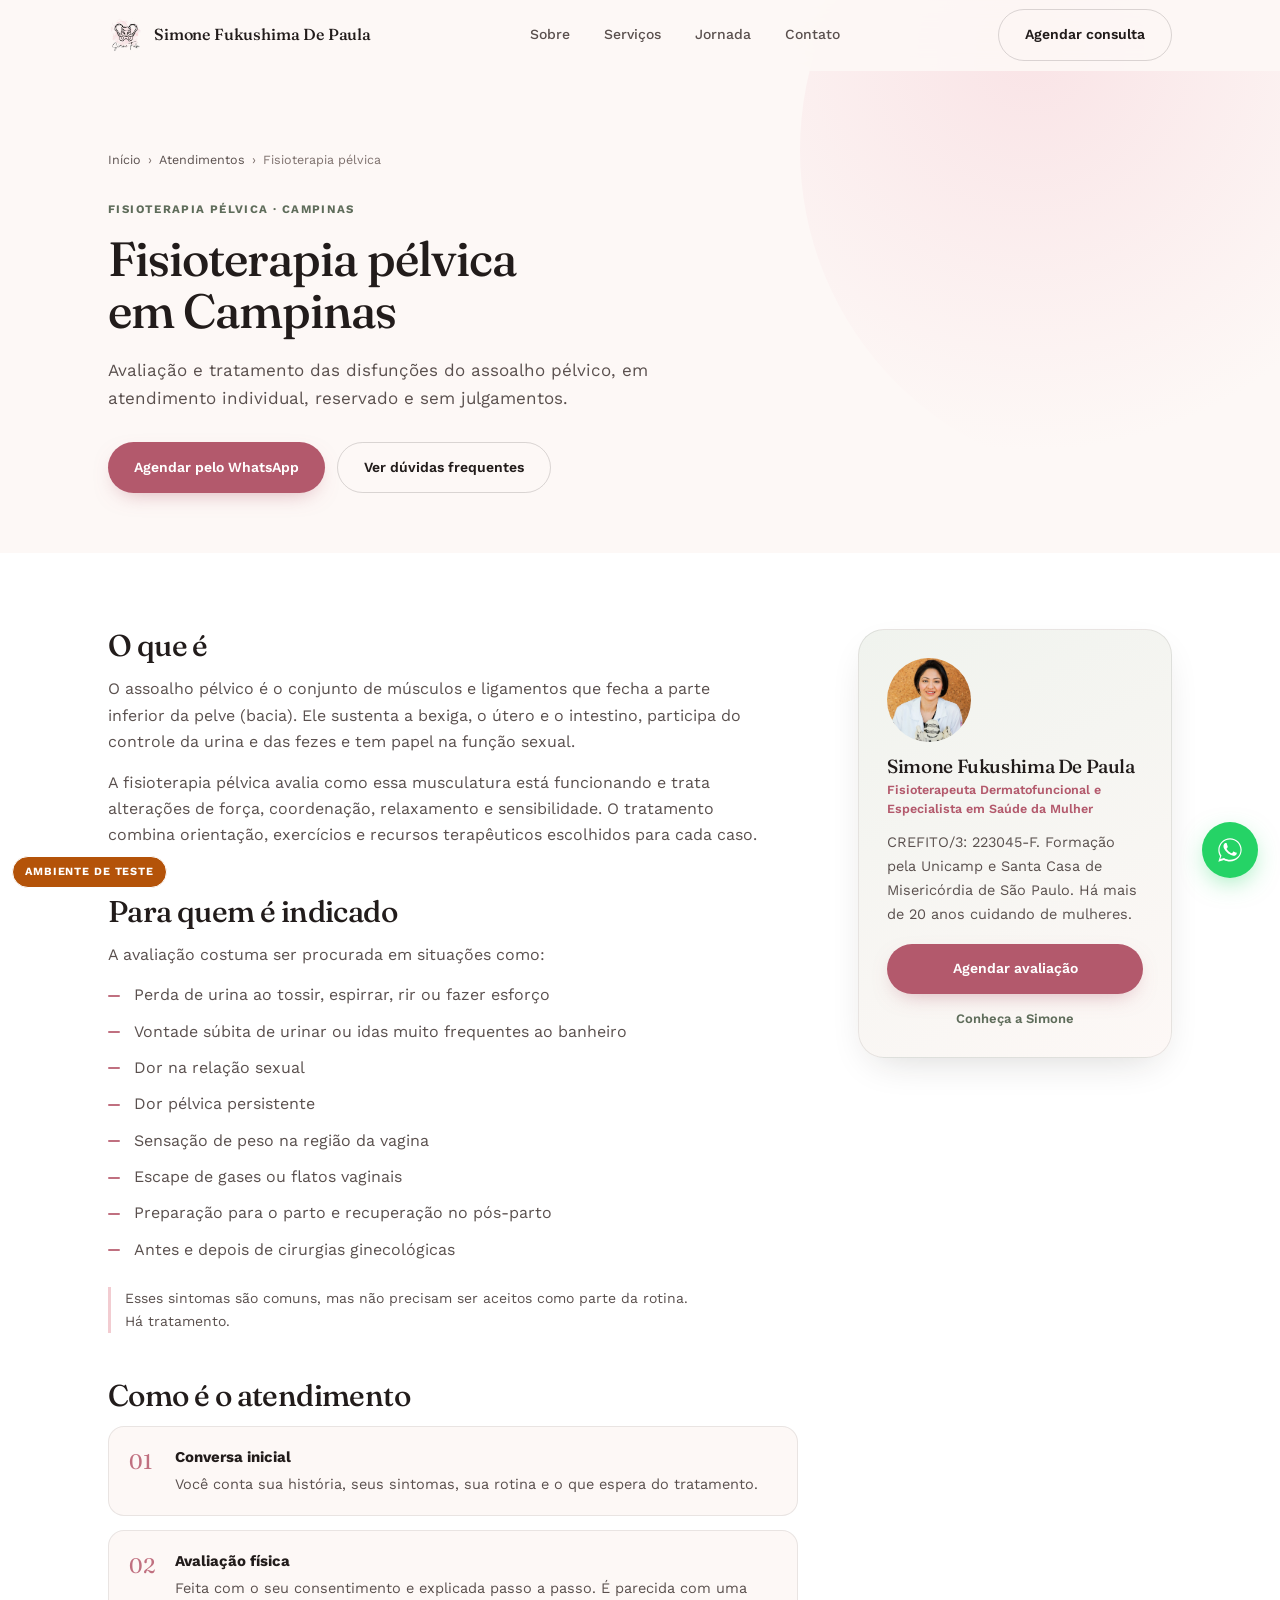
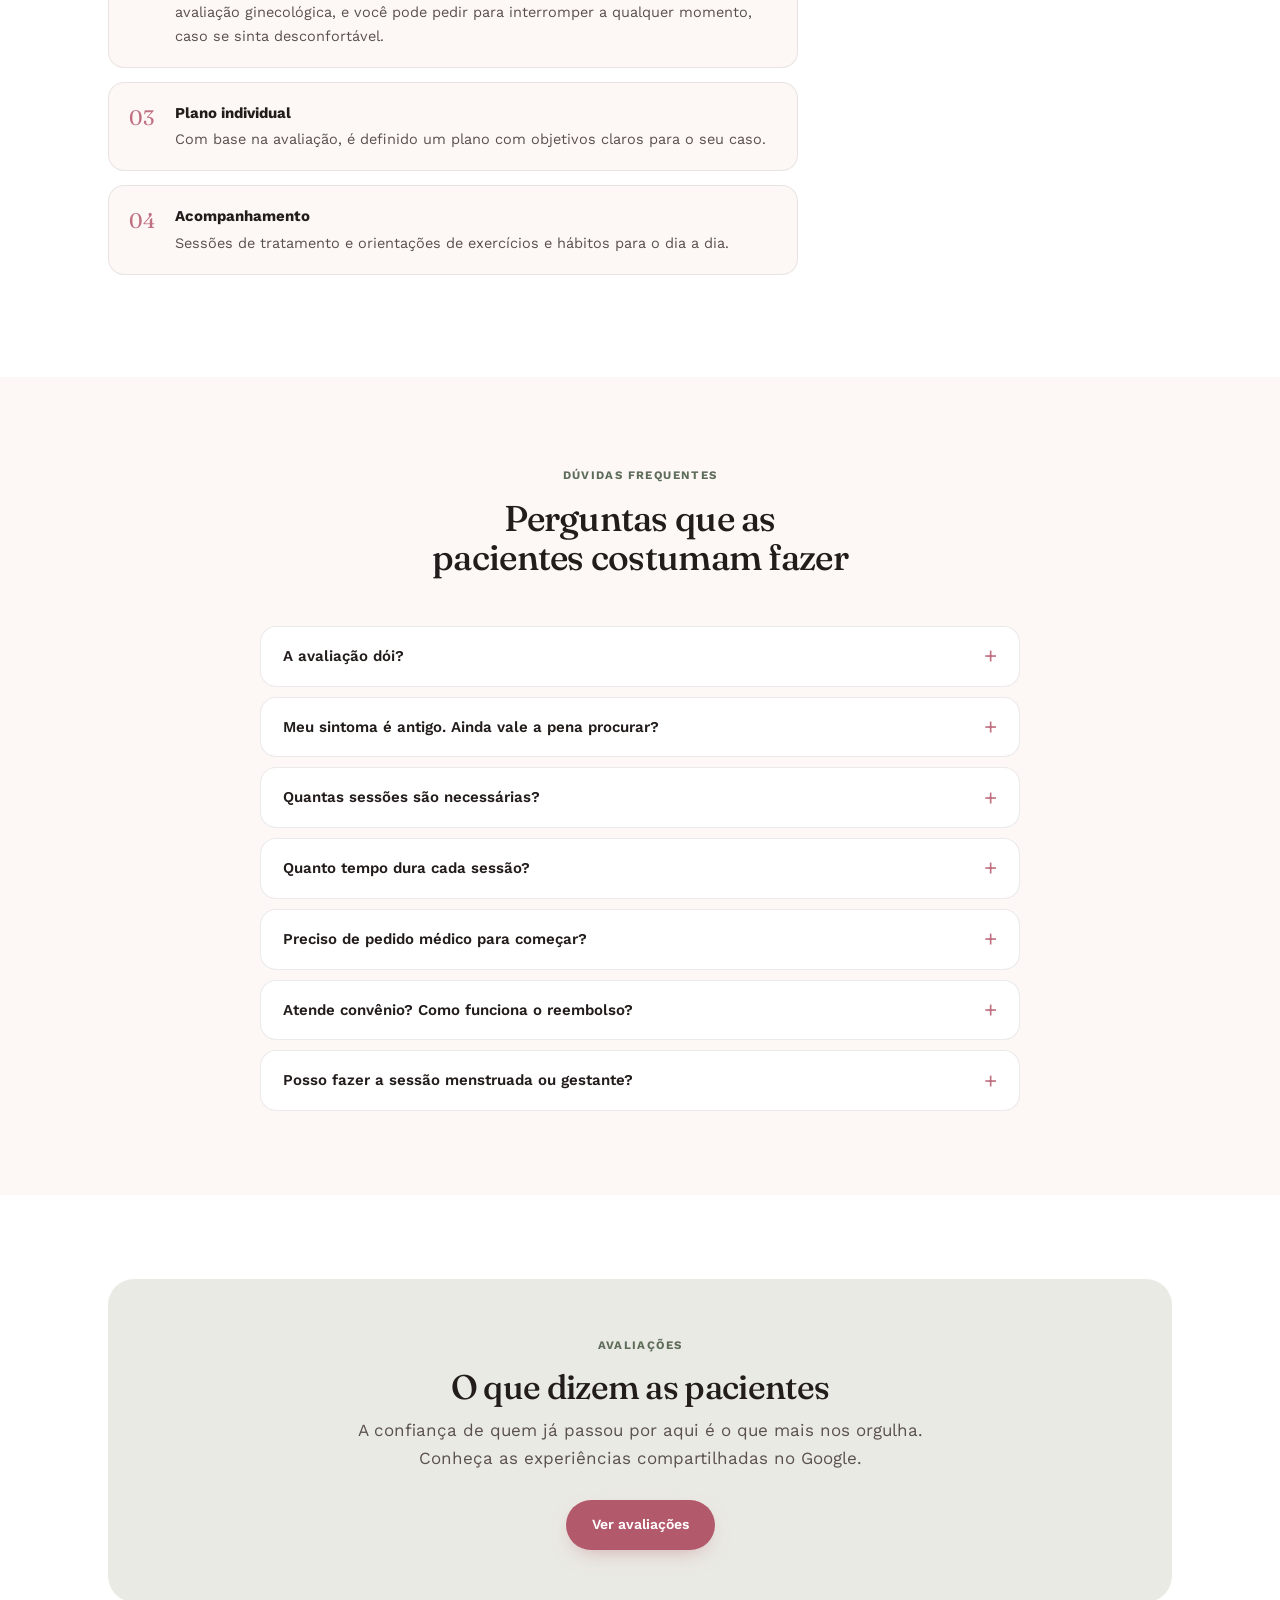
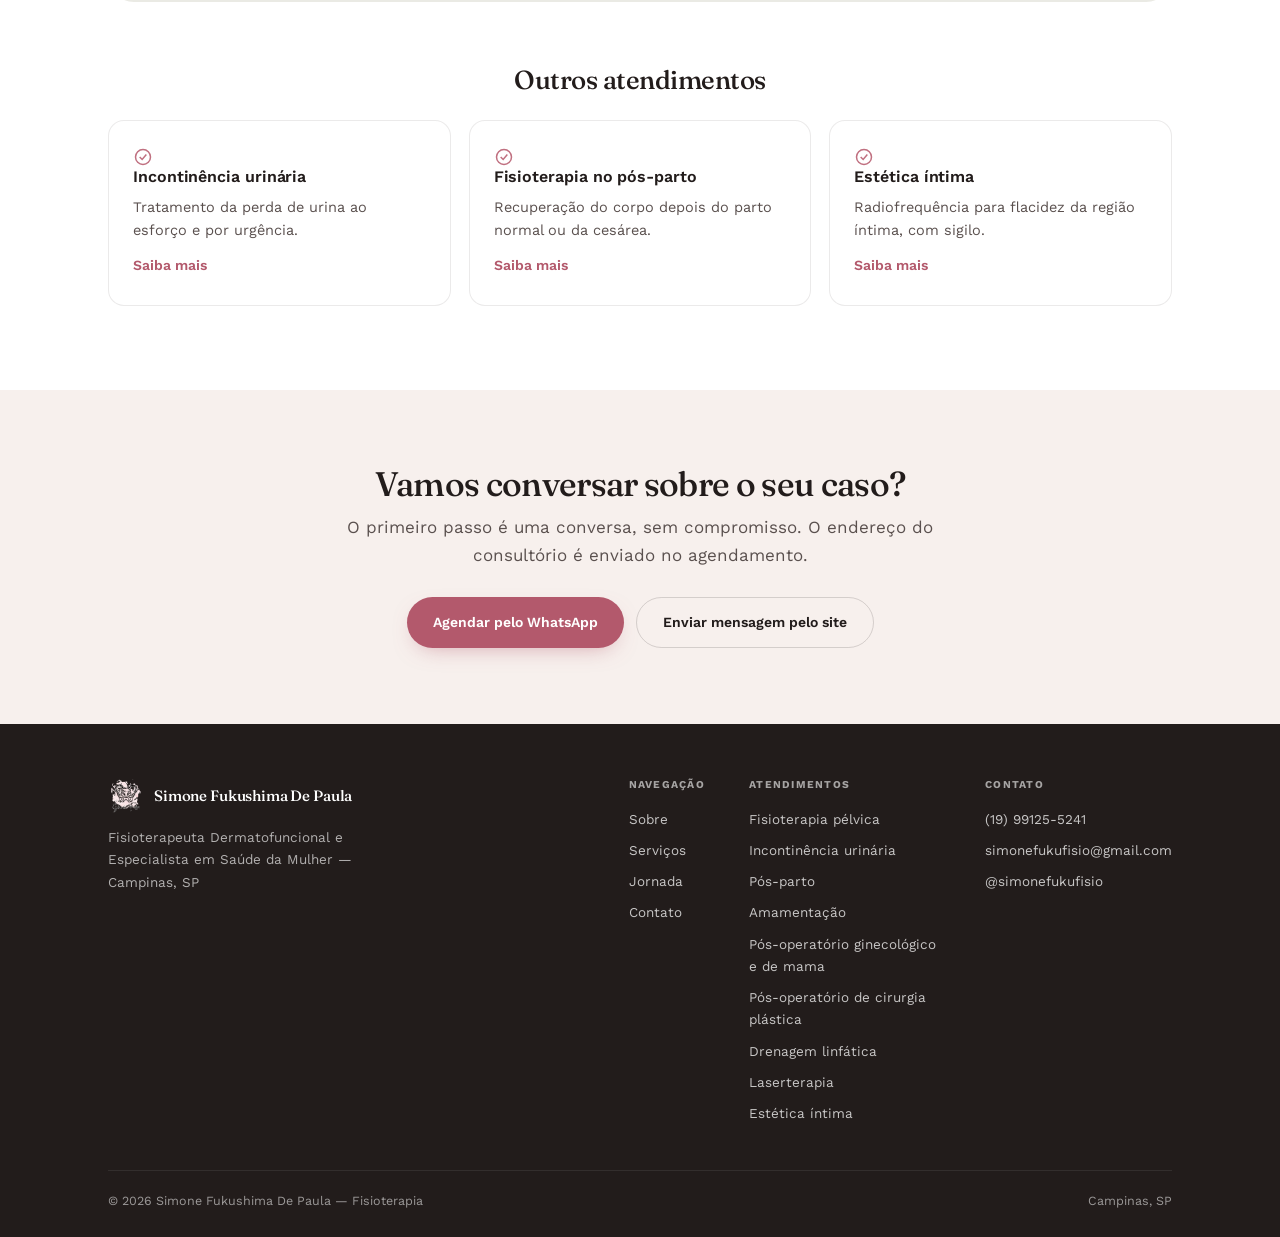
<file: fisioterapia-pelvica/index.html>
<!DOCTYPE html>
<html lang="pt-BR">
<head>
<meta charset="UTF-8">
<meta name="viewport" content="width=device-width, initial-scale=1.0">
<title>Fisioterapia Pélvica em Campinas | Simone Fukushima</title>
<meta name="description" content="Fisioterapia pélvica em Campinas: avaliação e tratamento de perda de urina, dor pélvica e dor na relação. Atendimento individual e reservado.">
<link rel="icon" type="image/png" href="/assets/logo.png">
<link rel="canonical" href="https://simonefukufisio.com.br/fisioterapia-pelvica/">

<meta property="og:type"        content="website">
<meta property="og:url"         content="https://simonefukufisio.com.br/fisioterapia-pelvica/">
<meta property="og:title"       content="Fisioterapia Pélvica em Campinas | Simone Fukushima">
<meta property="og:description" content="Fisioterapia pélvica em Campinas: avaliação e tratamento de perda de urina, dor pélvica e dor na relação. Atendimento individual e reservado.">
<meta property="og:image"       content="https://simonefukufisio.com.br/assets/simone-fukushima-fisioterapeuta.jpg">
<meta property="og:locale"      content="pt_BR">
<meta name="twitter:card"       content="summary_large_image">

<script type="application/ld+json">
{
  "@context": "https://schema.org",
  "@type": "BreadcrumbList",
  "itemListElement": [
    {
      "@type": "ListItem",
      "position": 1,
      "name": "Início",
      "item": "https://simonefukufisio.com.br/"
    },
    {
      "@type": "ListItem",
      "position": 2,
      "name": "Fisioterapia pélvica",
      "item": "https://simonefukufisio.com.br/fisioterapia-pelvica/"
    }
  ]
}
</script>

<!-- ── Google Analytics 4 ── -->
<script async src="https://www.googletagmanager.com/gtag/js?id=G-YCW4MYYGL5"></script>
<script src="/js/site.js" defer></script>

<link rel="preconnect" href="https://fonts.googleapis.com">
<link rel="preconnect" href="https://fonts.gstatic.com" crossorigin>
<link href="https://fonts.googleapis.com/css2?family=Fraunces:ital,opsz,wght@0,9..144,300;0,9..144,400;0,9..144,500;0,9..144,600;1,9..144,400;1,9..144,500&family=Work+Sans:wght@300;400;500;600;700&display=swap" rel="stylesheet">
<link rel="stylesheet" href="/css/styles.css">
</head>
<body>

<!-- COMPARTILHADO:CABECALHO:INICIO -->
<header id="hdr">
  <div class="nav">
    <!-- Zone 1: Logo -->
    <a href="/#top" class="logo-link">
      <img src="/assets/logo.png" alt="Simone Fukushima De Paula" class="logo-img" width="222" height="245">
      <span class="logo-name">Simone Fukushima De Paula</span>
    </a>
    <!-- Zone 2: Nav (centred) -->
    <nav class="nav-links">
      <a href="/#sobre">Sobre</a>
      <a href="/#servicos">Serviços</a>
      <a href="/#jornada">Jornada</a>
      <a href="/#contato">Contato</a>
    </nav>
    <!-- Zone 3: CTA + hamburger -->
    <div class="nav-cta">
      <a href="/#contato" class="btn btn-outline">Agendar consulta</a>
      <button class="hamburger" id="ham" aria-label="Abrir menu">
        <span></span><span></span><span></span>
      </button>
    </div>
  </div>
</header>

<!-- Mobile drawer -->
<div class="nav-drawer" id="drawer">
  <a href="/#sobre">Sobre</a>
  <a href="/#servicos">Serviços</a>
  <a href="/#jornada">Jornada</a>
  <a href="/#contato">Contato</a>
  <a href="/#contato" class="btn btn-primary">Agendar consulta</a>
</div>
<!-- COMPARTILHADO:CABECALHO:FIM -->

<main>
  <section class="servico-hero">
    <div class="blob blob-1"></div>
    <div class="container">
      <nav class="trilha" aria-label="Você está em">
        <a href="/">Início</a><span aria-hidden="true">›</span>
        <a href="/#servicos">Atendimentos</a><span aria-hidden="true">›</span>
        <span aria-current="page">Fisioterapia pélvica</span>
      </nav>
      <span class="ey">Fisioterapia pélvica · Campinas</span>
      <h1>Fisioterapia pélvica em Campinas</h1>
      <p class="lead">Avaliação e tratamento das disfunções do assoalho pélvico, em atendimento individual, reservado e sem julgamentos.</p>
      <div class="hero-ctas">
        <a class="btn btn-primary" data-wa="Olá, Simone! Gostaria de agendar uma avaliação de fisioterapia pélvica." data-origem="pagina_pelvica_topo" href="/#contato" target="_blank" rel="noopener">Agendar pelo WhatsApp</a>
        <a class="btn btn-outline" href="#duvidas">Ver dúvidas frequentes</a>
      </div>
    </div>
  </section>

  <section class="servico-corpo">
    <div class="container servico-grid">
      <article class="texto">
        <h2>O que é</h2>
        <p>O assoalho pélvico é o conjunto de músculos e ligamentos que fecha a parte inferior da pelve (bacia). Ele sustenta a bexiga, o útero e o intestino, participa do controle da urina e das fezes e tem papel na função sexual.</p>
        <p>A fisioterapia pélvica avalia como essa musculatura está funcionando e trata alterações de força, coordenação, relaxamento e sensibilidade. O tratamento combina orientação, exercícios e recursos terapêuticos escolhidos para cada caso.</p>

        <h2>Para quem é indicado</h2>
        <p>A avaliação costuma ser procurada em situações como:</p>
        <ul class="lista">
          <li>Perda de urina ao tossir, espirrar, rir ou fazer esforço</li>
          <li>Vontade súbita de urinar ou idas muito frequentes ao banheiro</li>
          <li>Dor na relação sexual</li>
          <li>Dor pélvica persistente</li>
          <li>Sensação de peso na região da vagina</li>
          <li>Escape de gases ou flatos vaginais</li>
          <li>Preparação para o parto e recuperação no pós-parto</li>
          <li>Antes e depois de cirurgias ginecológicas</li>
        </ul>

        <p class="nota">Esses sintomas são comuns, mas não precisam ser aceitos como parte da rotina. Há tratamento.</p>

        <h2>Como é o atendimento</h2>
        <ol class="passos">
          <li><strong>Conversa inicial</strong><span>Você conta sua história, seus sintomas, sua rotina e o que espera do tratamento.</span></li>
          <li><strong>Avaliação física</strong><span>Feita com o seu consentimento e explicada passo a passo. É parecida com uma avaliação ginecológica, e você pode pedir para interromper a qualquer momento, caso se sinta desconfortável.</span></li>
          <li><strong>Plano individual</strong><span>Com base na avaliação, é definido um plano com objetivos claros para o seu caso.</span></li>
          <li><strong>Acompanhamento</strong><span>Sessões de tratamento e orientações de exercícios e hábitos para o dia a dia.</span></li>
        </ol>
      </article>

      <aside class="cartao-lateral" aria-label="Sobre a fisioterapeuta">
        <img class="cartao-foto" src="/assets/simone-fukushima-fisioterapeuta.jpg" alt="Simone Fukushima De Paula" width="900" height="1233" loading="lazy">
        <h2>Simone Fukushima De Paula</h2>
        <span class="role">Fisioterapeuta Dermatofuncional e Especialista em Saúde da Mulher</span>
        <p>CREFITO/3: 223045-F. Formação pela Unicamp e Santa Casa de Misericórdia de São Paulo. Há mais de 20 anos cuidando de mulheres.</p>
        <a class="btn btn-primary" data-wa="Olá, Simone! Gostaria de agendar uma avaliação de fisioterapia pélvica." data-origem="pagina_pelvica_lateral" href="/#contato" target="_blank" rel="noopener">Agendar avaliação</a>
        <a class="cartao-link" href="/#sobre">Conheça a Simone</a>
      </aside>
    </div>
  </section>

  <section class="servico-faq" id="duvidas">
    <div class="container">
      <div class="sec-head">
        <span class="ey">Dúvidas frequentes</span>
        <h2>Perguntas que as pacientes costumam fazer</h2>
      </div>
      <div class="faq">
      <details><summary>A avaliação dói?</summary><p>A avaliação é feita com cuidado e respeita o seu limite. Se houver desconforto, o exame é adaptado ou interrompido.</p></details>
      <details><summary>Meu sintoma é antigo. Ainda vale a pena procurar?</summary><p>Sim. Não existe prazo para buscar avaliação, e sintomas antigos também podem ser avaliados e tratados.</p></details>
      <details><summary>Quantas sessões são necessárias?</summary><p>Varia de pessoa para pessoa. A quantidade é estimada depois da avaliação, conforme os sintomas e os objetivos de cada paciente.</p></details>
      <details><summary>Quanto tempo dura cada sessão?</summary><p>De 50 a 60 minutos, uma ou duas vezes por semana.</p></details>
      <details><summary>Preciso de pedido médico para começar?</summary><p>Não. A fisioterapia pélvica não exige pedido nem indicação médica.</p></details>
      <details><summary>Atende convênio? Como funciona o reembolso?</summary><p>O atendimento é particular, sem convênio. Você recebe relatório e recibo para pedir o reembolso ao seu plano de saúde. As regras de reembolso dependem de cada plano.</p></details>
      <details><summary>Posso fazer a sessão menstruada ou gestante?</summary><p>Sim, pode, sem problemas.</p></details>
      </div>
    </div>
  </section>

  <section class="servico-fim">
    <div class="container">
      <div class="avaliacoes-caixa">
        <span class="ey">Avaliações</span>
        <h2>O que dizem as pacientes</h2>
        <p class="lead">A confiança de quem já passou por aqui é o que mais nos orgulha. Conheça as experiências compartilhadas no Google.</p>
        <div class="hero-ctas">
          <a class="btn btn-primary" href="https://g.page/r/CfyjZYEnsw8REAI" target="_blank" rel="noopener">Ver avaliações</a>
        </div>
      </div>

      <h2 class="rel-titulo">Outros atendimentos</h2>
      <div class="rel-grid">
        <a class="sc" href="/incontinencia-urinaria/"><div class="sc-icon r"><svg width="20" height="20" viewBox="0 0 24 24" fill="none" stroke="#c07080" stroke-width="1.8" aria-hidden="true"><circle cx="12" cy="12" r="9"/><path d="M8 12l3 3 5-6"/></svg></div><h3>Incontinência urinária</h3><p>Tratamento da perda de urina ao esforço e por urgência.</p><span class="sc-mais">Saiba mais</span></a>
        <a class="sc" href="/pos-parto/"><div class="sc-icon r"><svg width="20" height="20" viewBox="0 0 24 24" fill="none" stroke="#c07080" stroke-width="1.8" aria-hidden="true"><circle cx="12" cy="12" r="9"/><path d="M8 12l3 3 5-6"/></svg></div><h3>Fisioterapia no pós-parto</h3><p>Recuperação do corpo depois do parto normal ou da cesárea.</p><span class="sc-mais">Saiba mais</span></a>
        <a class="sc" href="/estetica-intima/"><div class="sc-icon r"><svg width="20" height="20" viewBox="0 0 24 24" fill="none" stroke="#c07080" stroke-width="1.8" aria-hidden="true"><circle cx="12" cy="12" r="9"/><path d="M8 12l3 3 5-6"/></svg></div><h3>Estética íntima</h3><p>Radiofrequência para flacidez da região íntima, com sigilo.</p><span class="sc-mais">Saiba mais</span></a>
      </div>
    </div>
  </section>

  <section class="cta-final">
    <div class="container">
      <h2>Vamos conversar sobre o seu caso?</h2>
      <p class="lead">O primeiro passo é uma conversa, sem compromisso. O endereço do consultório é enviado no agendamento.</p>
      <div class="hero-ctas">
        <a class="btn btn-primary" data-wa="Olá, Simone! Gostaria de agendar uma avaliação de fisioterapia pélvica." data-origem="pagina_pelvica_final" href="/#contato" target="_blank" rel="noopener">Agendar pelo WhatsApp</a>
        <a class="btn btn-outline" href="/#contato">Enviar mensagem pelo site</a>
      </div>
    </div>
  </section>
</main>

<!-- COMPARTILHADO:RODAPE:INICIO -->
<footer>
  <div class="container">
    <div class="footer-grid">
      <div>
        <a href="/#top" class="logo-link">
          <img src="/assets/logo.png" alt="Simone Fukushima De Paula" class="logo-img" width="222" height="245">
          <span class="logo-name">Simone Fukushima De Paula</span>
        </a>
        <p class="footer-tag">Fisioterapeuta Dermatofuncional e Especialista em Saúde da Mulher — Campinas, SP</p>
      </div>
      <div class="footer-links">
        <div>
          <h5>Navegação</h5>
          <a href="/#sobre">Sobre</a>
          <a href="/#servicos">Serviços</a>
          <a href="/#jornada">Jornada</a>
          <a href="/#contato">Contato</a>
        </div>
        <div>
          <h5>Atendimentos</h5>
          <a href="/fisioterapia-pelvica/">Fisioterapia pélvica</a>
          <a href="/incontinencia-urinaria/">Incontinência urinária</a>
          <a href="/pos-parto/">Pós-parto</a>
          <a href="/amamentacao/">Amamentação</a>
          <a href="/pos-cirurgico/">Pós-operatório ginecológico e de mama</a>
          <a href="/pos-cirurgico-estetico/">Pós-operatório de cirurgia plástica</a>
          <a href="/drenagem-linfatica/">Drenagem linfática</a>
          <a href="/laserterapia/">Laserterapia</a>
          <a href="/estetica-intima/">Estética íntima</a>
        </div>
        <div>
          <h5>Contato</h5>
          <a href="#" id="footerWaLink" target="_blank" rel="noopener">(19) 99125-5241</a>
          <a href="mailto:simonefukufisio@gmail.com">simonefukufisio@gmail.com</a>
          <a href="https://instagram.com/simonefukufisio" target="_blank" rel="noopener">@simonefukufisio</a>
        </div>
      </div>
    </div>
    <div class="footer-bottom">
      <span>&copy; <span id="yr"></span> Simone Fukushima De Paula &mdash; Fisioterapia</span>
      <span>Campinas, SP</span>
    </div>
  </div>
</footer>

<!-- WhatsApp float -->
<a class="wa-float" id="floatWaBtn" href="#" target="_blank" rel="noopener" aria-label="Conversar no WhatsApp">
  <svg width="28" height="28" viewBox="0 0 24 24" fill="white"><path d="M17.5 14.4c-.3-.1-1.7-.9-2-1-.3-.1-.5-.1-.7.1s-.8 1-.9 1.2c-.2.2-.3.2-.6.1-.3-.1-1.3-.5-2.4-1.5-.9-.8-1.5-1.8-1.7-2.1-.2-.3 0-.5.1-.6.1-.1.3-.3.4-.5.1-.1.2-.3.3-.5.1-.2 0-.4 0-.5S9.4 7 9.2 6.5c-.2-.5-.4-.4-.6-.4h-.5c-.2 0-.5.1-.7.3-.3.3-1 1-1 2.4s1 2.8 1.2 3c.1.2 2 3 4.8 4.3 2.8 1.2 2.8.8 3.3.8.5 0 1.7-.7 1.9-1.3.2-.6.2-1.2.2-1.3-.1-.1-.3-.2-.6-.3z"/><path d="M12 2C6.5 2 2 6.5 2 12c0 1.9.5 3.7 1.5 5.3L2 22l4.8-1.5c1.5.8 3.3 1.3 5.2 1.3 5.5 0 10-4.5 10-10S17.5 2 12 2zm0 18.3c-1.7 0-3.4-.5-4.8-1.3l-.3-.2-3.2 1 1-3.1-.2-.3C3.5 15 3 13.5 3 12 3 7 7 3 12 3s9 4 9 9-4 8.3-9 8.3z"/></svg>
</a>
<!-- COMPARTILHADO:RODAPE:FIM -->

</body>
</html>
</file>
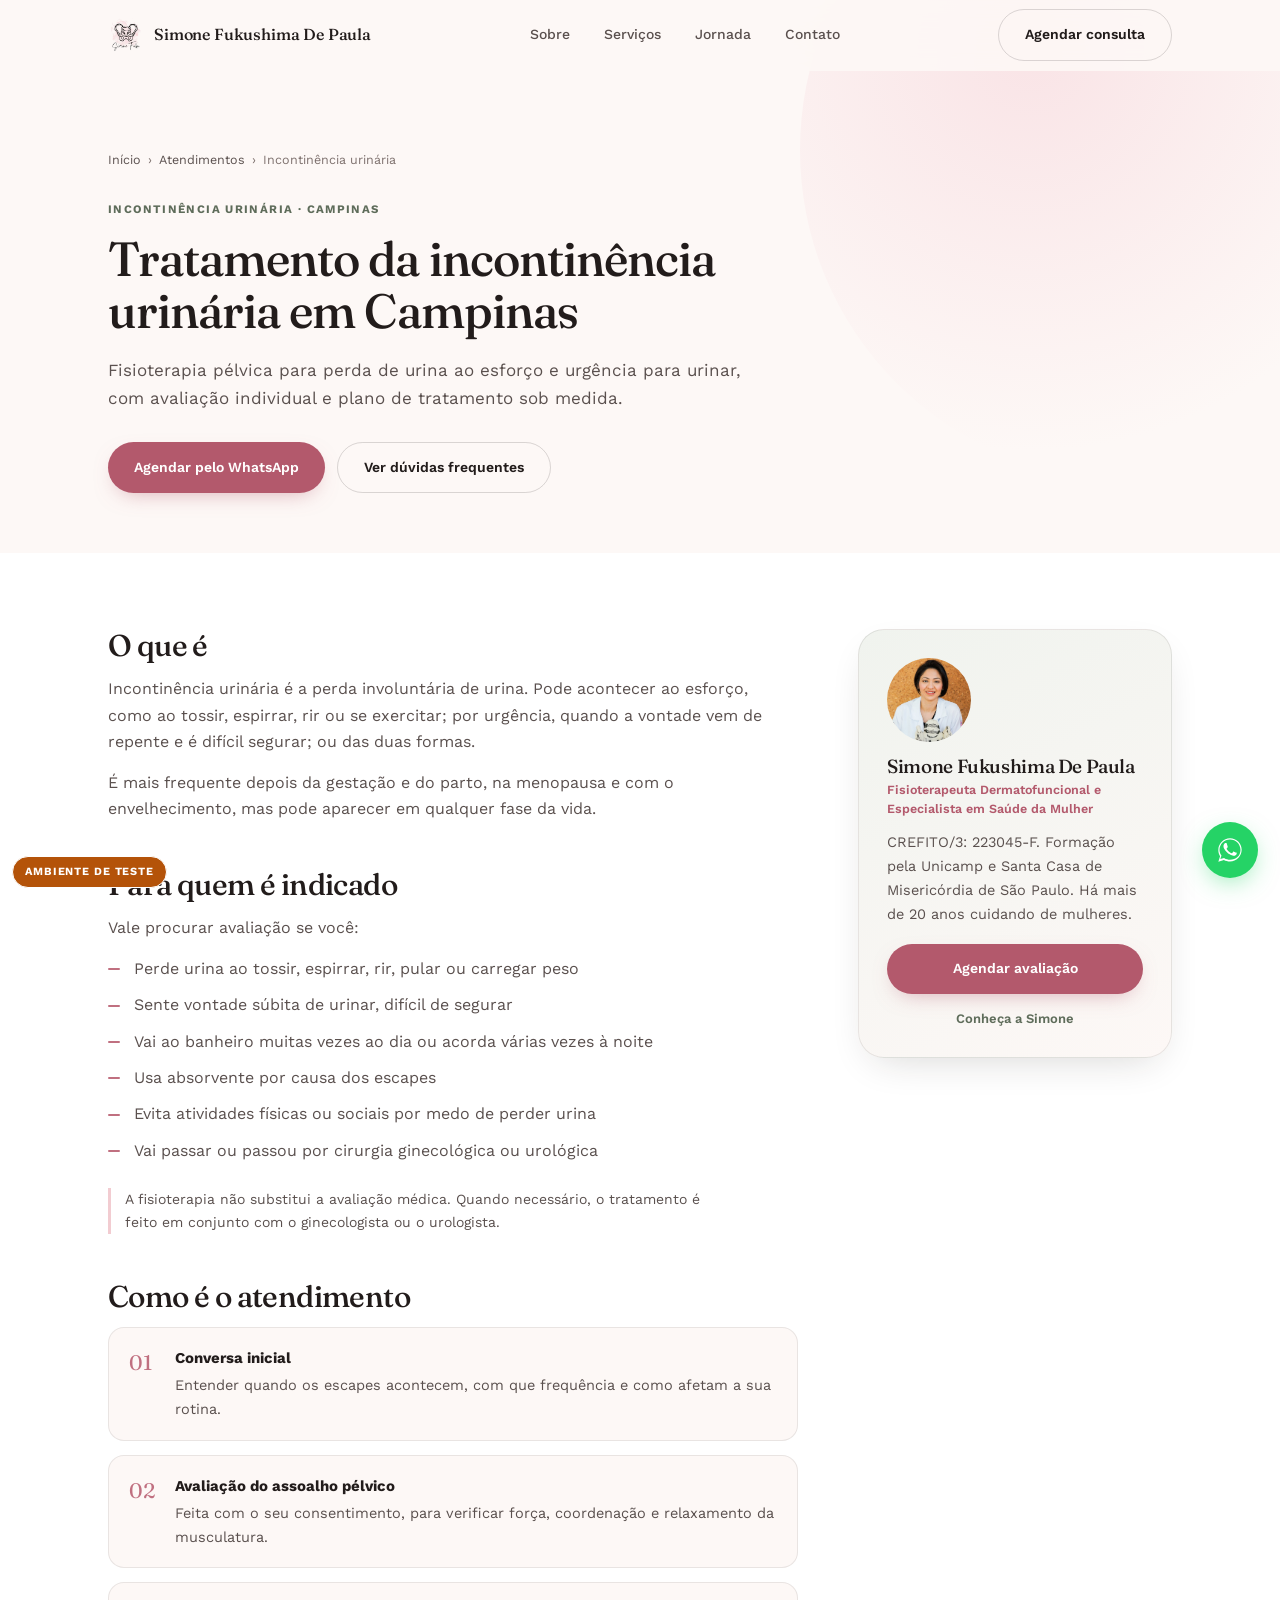
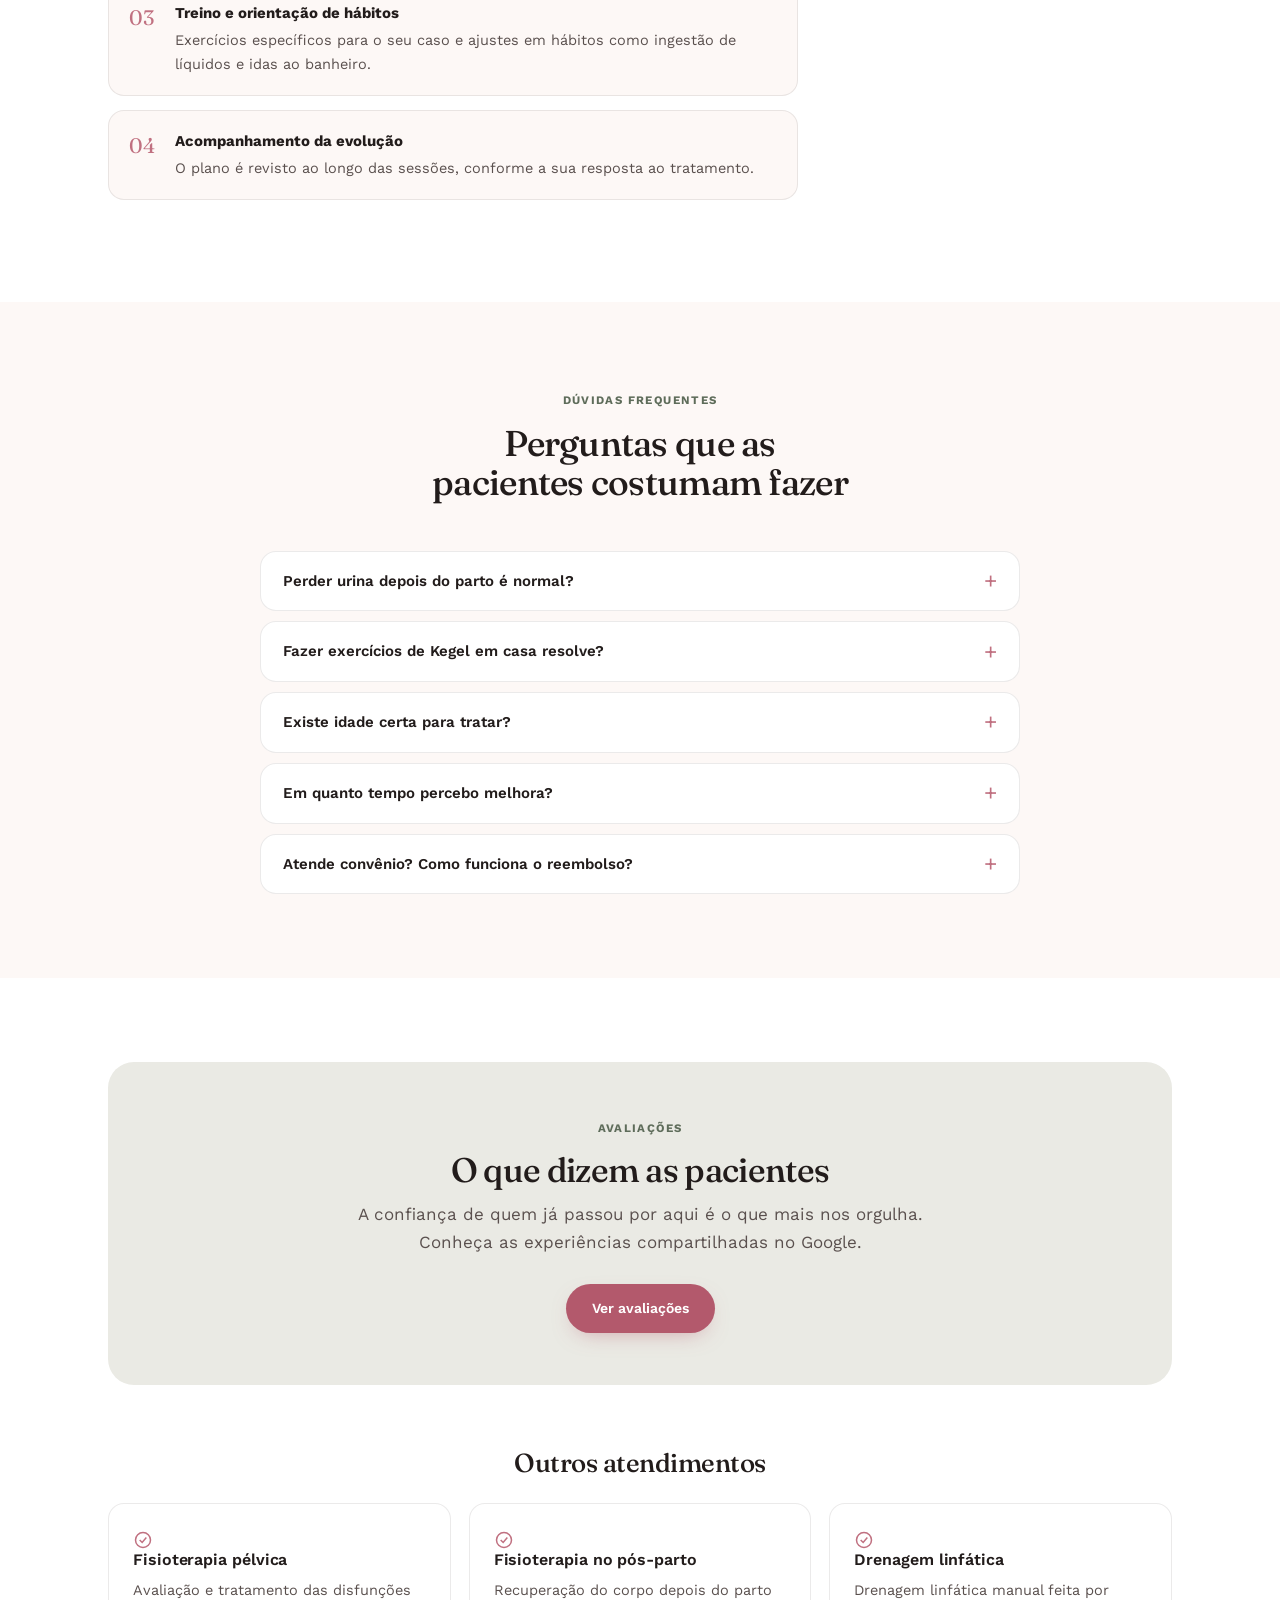
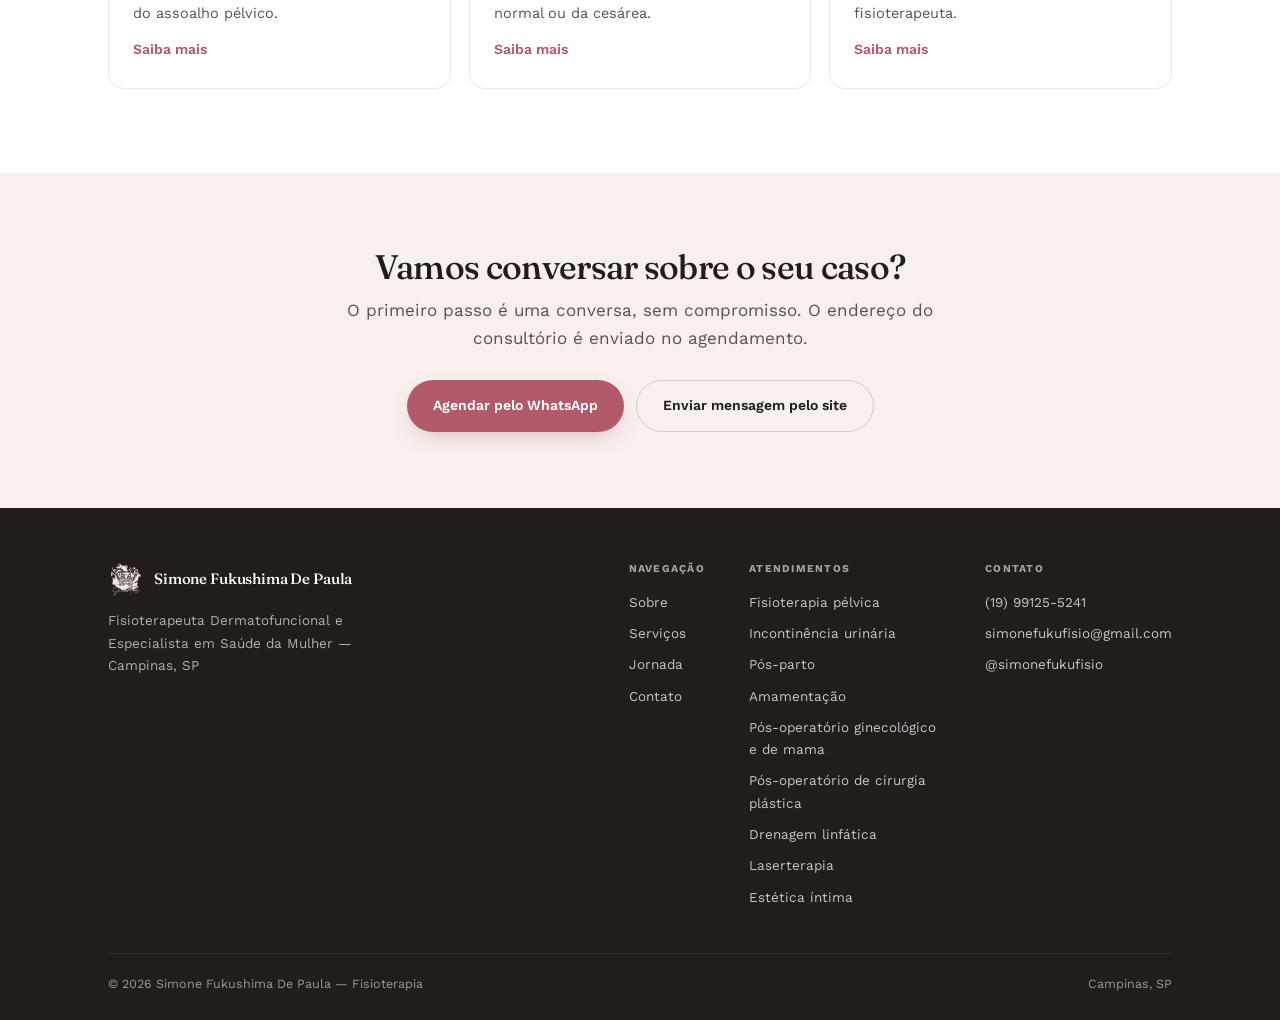
<file: incontinencia-urinaria/index.html>
<!DOCTYPE html>
<html lang="pt-BR">
<head>
<meta charset="UTF-8">
<meta name="viewport" content="width=device-width, initial-scale=1.0">
<title>Incontinência Urinária: Fisioterapia em Campinas</title>
<meta name="description" content="Tratamento fisioterapêutico da incontinência urinária em Campinas: perda de urina ao esforço e urgência para urinar. Avaliação individual.">
<link rel="icon" type="image/png" href="/assets/logo.png">
<link rel="canonical" href="https://simonefukufisio.com.br/incontinencia-urinaria/">

<meta property="og:type"        content="website">
<meta property="og:url"         content="https://simonefukufisio.com.br/incontinencia-urinaria/">
<meta property="og:title"       content="Incontinência Urinária: Fisioterapia em Campinas">
<meta property="og:description" content="Tratamento fisioterapêutico da incontinência urinária em Campinas: perda de urina ao esforço e urgência para urinar. Avaliação individual.">
<meta property="og:image"       content="https://simonefukufisio.com.br/assets/simone-fukushima-fisioterapeuta.jpg">
<meta property="og:locale"      content="pt_BR">
<meta name="twitter:card"       content="summary_large_image">

<script type="application/ld+json">
{
  "@context": "https://schema.org",
  "@type": "BreadcrumbList",
  "itemListElement": [
    {
      "@type": "ListItem",
      "position": 1,
      "name": "Início",
      "item": "https://simonefukufisio.com.br/"
    },
    {
      "@type": "ListItem",
      "position": 2,
      "name": "Incontinência urinária",
      "item": "https://simonefukufisio.com.br/incontinencia-urinaria/"
    }
  ]
}
</script>

<!-- ── Google Analytics 4 ── -->
<script async src="https://www.googletagmanager.com/gtag/js?id=G-YCW4MYYGL5"></script>
<script src="/js/site.js" defer></script>

<link rel="preconnect" href="https://fonts.googleapis.com">
<link rel="preconnect" href="https://fonts.gstatic.com" crossorigin>
<link href="https://fonts.googleapis.com/css2?family=Fraunces:ital,opsz,wght@0,9..144,300;0,9..144,400;0,9..144,500;0,9..144,600;1,9..144,400;1,9..144,500&family=Work+Sans:wght@300;400;500;600;700&display=swap" rel="stylesheet">
<link rel="stylesheet" href="/css/styles.css">
</head>
<body>

<!-- COMPARTILHADO:CABECALHO:INICIO -->
<header id="hdr">
  <div class="nav">
    <!-- Zone 1: Logo -->
    <a href="/#top" class="logo-link">
      <img src="/assets/logo.png" alt="Simone Fukushima De Paula" class="logo-img" width="222" height="245">
      <span class="logo-name">Simone Fukushima De Paula</span>
    </a>
    <!-- Zone 2: Nav (centred) -->
    <nav class="nav-links">
      <a href="/#sobre">Sobre</a>
      <a href="/#servicos">Serviços</a>
      <a href="/#jornada">Jornada</a>
      <a href="/#contato">Contato</a>
    </nav>
    <!-- Zone 3: CTA + hamburger -->
    <div class="nav-cta">
      <a href="/#contato" class="btn btn-outline">Agendar consulta</a>
      <button class="hamburger" id="ham" aria-label="Abrir menu">
        <span></span><span></span><span></span>
      </button>
    </div>
  </div>
</header>

<!-- Mobile drawer -->
<div class="nav-drawer" id="drawer">
  <a href="/#sobre">Sobre</a>
  <a href="/#servicos">Serviços</a>
  <a href="/#jornada">Jornada</a>
  <a href="/#contato">Contato</a>
  <a href="/#contato" class="btn btn-primary">Agendar consulta</a>
</div>
<!-- COMPARTILHADO:CABECALHO:FIM -->

<main>
  <section class="servico-hero">
    <div class="blob blob-1"></div>
    <div class="container">
      <nav class="trilha" aria-label="Você está em">
        <a href="/">Início</a><span aria-hidden="true">›</span>
        <a href="/#servicos">Atendimentos</a><span aria-hidden="true">›</span>
        <span aria-current="page">Incontinência urinária</span>
      </nav>
      <span class="ey">Incontinência urinária · Campinas</span>
      <h1>Tratamento da incontinência urinária em Campinas</h1>
      <p class="lead">Fisioterapia pélvica para perda de urina ao esforço e urgência para urinar, com avaliação individual e plano de tratamento sob medida.</p>
      <div class="hero-ctas">
        <a class="btn btn-primary" data-wa="Olá, Simone! Gostaria de agendar uma avaliação sobre perda de urina." data-origem="pagina_incontinencia_topo" href="/#contato" target="_blank" rel="noopener">Agendar pelo WhatsApp</a>
        <a class="btn btn-outline" href="#duvidas">Ver dúvidas frequentes</a>
      </div>
    </div>
  </section>

  <section class="servico-corpo">
    <div class="container servico-grid">
      <article class="texto">
        <h2>O que é</h2>
        <p>Incontinência urinária é a perda involuntária de urina. Pode acontecer ao esforço, como ao tossir, espirrar, rir ou se exercitar; por urgência, quando a vontade vem de repente e é difícil segurar; ou das duas formas.</p>
        <p>É mais frequente depois da gestação e do parto, na menopausa e com o envelhecimento, mas pode aparecer em qualquer fase da vida.</p>

        <h2>Para quem é indicado</h2>
        <p>Vale procurar avaliação se você:</p>
        <ul class="lista">
          <li>Perde urina ao tossir, espirrar, rir, pular ou carregar peso</li>
          <li>Sente vontade súbita de urinar, difícil de segurar</li>
          <li>Vai ao banheiro muitas vezes ao dia ou acorda várias vezes à noite</li>
          <li>Usa absorvente por causa dos escapes</li>
          <li>Evita atividades físicas ou sociais por medo de perder urina</li>
          <li>Vai passar ou passou por cirurgia ginecológica ou urológica</li>
        </ul>

        <p class="nota">A fisioterapia não substitui a avaliação médica. Quando necessário, o tratamento é feito em conjunto com o ginecologista ou o urologista.</p>

        <h2>Como é o atendimento</h2>
        <ol class="passos">
          <li><strong>Conversa inicial</strong><span>Entender quando os escapes acontecem, com que frequência e como afetam a sua rotina.</span></li>
          <li><strong>Avaliação do assoalho pélvico</strong><span>Feita com o seu consentimento, para verificar força, coordenação e relaxamento da musculatura.</span></li>
          <li><strong>Treino e orientação de hábitos</strong><span>Exercícios específicos para o seu caso e ajustes em hábitos como ingestão de líquidos e idas ao banheiro.</span></li>
          <li><strong>Acompanhamento da evolução</strong><span>O plano é revisto ao longo das sessões, conforme a sua resposta ao tratamento.</span></li>
        </ol>
      </article>

      <aside class="cartao-lateral" aria-label="Sobre a fisioterapeuta">
        <img class="cartao-foto" src="/assets/simone-fukushima-fisioterapeuta.jpg" alt="Simone Fukushima De Paula" width="900" height="1233" loading="lazy">
        <h2>Simone Fukushima De Paula</h2>
        <span class="role">Fisioterapeuta Dermatofuncional e Especialista em Saúde da Mulher</span>
        <p>CREFITO/3: 223045-F. Formação pela Unicamp e Santa Casa de Misericórdia de São Paulo. Há mais de 20 anos cuidando de mulheres.</p>
        <a class="btn btn-primary" data-wa="Olá, Simone! Gostaria de agendar uma avaliação sobre perda de urina." data-origem="pagina_incontinencia_lateral" href="/#contato" target="_blank" rel="noopener">Agendar avaliação</a>
        <a class="cartao-link" href="/#sobre">Conheça a Simone</a>
      </aside>
    </div>
  </section>

  <section class="servico-faq" id="duvidas">
    <div class="container">
      <div class="sec-head">
        <span class="ey">Dúvidas frequentes</span>
        <h2>Perguntas que as pacientes costumam fazer</h2>
      </div>
      <div class="faq">
      <details><summary>Perder urina depois do parto é normal?</summary><p>É comum, mas não deve ser tratado como algo sem solução. Se os escapes continuam, vale fazer uma avaliação.</p></details>
      <details><summary>Fazer exercícios de Kegel em casa resolve?</summary><p>Eles ajudam quando feitos do jeito certo. Muitas mulheres contraem a musculatura errada sem perceber. A avaliação mostra como contrair corretamente e qual treino serve para o seu caso.</p></details>
      <details><summary>Existe idade certa para tratar?</summary><p>Não. A avaliação pode ser feita em qualquer fase da vida adulta.</p></details>
      <details><summary>Em quanto tempo percebo melhora?</summary><p>Varia de pessoa para pessoa. Em geral, a melhora da perda de urina começa a ser percebida ao longo das primeiras 12 sessões.</p></details>
      <details><summary>Atende convênio? Como funciona o reembolso?</summary><p>O atendimento é particular, sem convênio. Você recebe relatório e recibo para pedir o reembolso ao seu plano de saúde. As regras de reembolso dependem de cada plano.</p></details>
      </div>
    </div>
  </section>

  <section class="servico-fim">
    <div class="container">
      <div class="avaliacoes-caixa">
        <span class="ey">Avaliações</span>
        <h2>O que dizem as pacientes</h2>
        <p class="lead">A confiança de quem já passou por aqui é o que mais nos orgulha. Conheça as experiências compartilhadas no Google.</p>
        <div class="hero-ctas">
          <a class="btn btn-primary" href="https://g.page/r/CfyjZYEnsw8REAI" target="_blank" rel="noopener">Ver avaliações</a>
        </div>
      </div>

      <h2 class="rel-titulo">Outros atendimentos</h2>
      <div class="rel-grid">
        <a class="sc" href="/fisioterapia-pelvica/"><div class="sc-icon r"><svg width="20" height="20" viewBox="0 0 24 24" fill="none" stroke="#c07080" stroke-width="1.8" aria-hidden="true"><circle cx="12" cy="12" r="9"/><path d="M8 12l3 3 5-6"/></svg></div><h3>Fisioterapia pélvica</h3><p>Avaliação e tratamento das disfunções do assoalho pélvico.</p><span class="sc-mais">Saiba mais</span></a>
        <a class="sc" href="/pos-parto/"><div class="sc-icon r"><svg width="20" height="20" viewBox="0 0 24 24" fill="none" stroke="#c07080" stroke-width="1.8" aria-hidden="true"><circle cx="12" cy="12" r="9"/><path d="M8 12l3 3 5-6"/></svg></div><h3>Fisioterapia no pós-parto</h3><p>Recuperação do corpo depois do parto normal ou da cesárea.</p><span class="sc-mais">Saiba mais</span></a>
        <a class="sc" href="/drenagem-linfatica/"><div class="sc-icon r"><svg width="20" height="20" viewBox="0 0 24 24" fill="none" stroke="#c07080" stroke-width="1.8" aria-hidden="true"><circle cx="12" cy="12" r="9"/><path d="M8 12l3 3 5-6"/></svg></div><h3>Drenagem linfática</h3><p>Drenagem linfática manual feita por fisioterapeuta.</p><span class="sc-mais">Saiba mais</span></a>
      </div>
    </div>
  </section>

  <section class="cta-final">
    <div class="container">
      <h2>Vamos conversar sobre o seu caso?</h2>
      <p class="lead">O primeiro passo é uma conversa, sem compromisso. O endereço do consultório é enviado no agendamento.</p>
      <div class="hero-ctas">
        <a class="btn btn-primary" data-wa="Olá, Simone! Gostaria de agendar uma avaliação sobre perda de urina." data-origem="pagina_incontinencia_final" href="/#contato" target="_blank" rel="noopener">Agendar pelo WhatsApp</a>
        <a class="btn btn-outline" href="/#contato">Enviar mensagem pelo site</a>
      </div>
    </div>
  </section>
</main>

<!-- COMPARTILHADO:RODAPE:INICIO -->
<footer>
  <div class="container">
    <div class="footer-grid">
      <div>
        <a href="/#top" class="logo-link">
          <img src="/assets/logo.png" alt="Simone Fukushima De Paula" class="logo-img" width="222" height="245">
          <span class="logo-name">Simone Fukushima De Paula</span>
        </a>
        <p class="footer-tag">Fisioterapeuta Dermatofuncional e Especialista em Saúde da Mulher — Campinas, SP</p>
      </div>
      <div class="footer-links">
        <div>
          <h5>Navegação</h5>
          <a href="/#sobre">Sobre</a>
          <a href="/#servicos">Serviços</a>
          <a href="/#jornada">Jornada</a>
          <a href="/#contato">Contato</a>
        </div>
        <div>
          <h5>Atendimentos</h5>
          <a href="/fisioterapia-pelvica/">Fisioterapia pélvica</a>
          <a href="/incontinencia-urinaria/">Incontinência urinária</a>
          <a href="/pos-parto/">Pós-parto</a>
          <a href="/amamentacao/">Amamentação</a>
          <a href="/pos-cirurgico/">Pós-operatório ginecológico e de mama</a>
          <a href="/pos-cirurgico-estetico/">Pós-operatório de cirurgia plástica</a>
          <a href="/drenagem-linfatica/">Drenagem linfática</a>
          <a href="/laserterapia/">Laserterapia</a>
          <a href="/estetica-intima/">Estética íntima</a>
        </div>
        <div>
          <h5>Contato</h5>
          <a href="#" id="footerWaLink" target="_blank" rel="noopener">(19) 99125-5241</a>
          <a href="mailto:simonefukufisio@gmail.com">simonefukufisio@gmail.com</a>
          <a href="https://instagram.com/simonefukufisio" target="_blank" rel="noopener">@simonefukufisio</a>
        </div>
      </div>
    </div>
    <div class="footer-bottom">
      <span>&copy; <span id="yr"></span> Simone Fukushima De Paula &mdash; Fisioterapia</span>
      <span>Campinas, SP</span>
    </div>
  </div>
</footer>

<!-- WhatsApp float -->
<a class="wa-float" id="floatWaBtn" href="#" target="_blank" rel="noopener" aria-label="Conversar no WhatsApp">
  <svg width="28" height="28" viewBox="0 0 24 24" fill="white"><path d="M17.5 14.4c-.3-.1-1.7-.9-2-1-.3-.1-.5-.1-.7.1s-.8 1-.9 1.2c-.2.2-.3.2-.6.1-.3-.1-1.3-.5-2.4-1.5-.9-.8-1.5-1.8-1.7-2.1-.2-.3 0-.5.1-.6.1-.1.3-.3.4-.5.1-.1.2-.3.3-.5.1-.2 0-.4 0-.5S9.4 7 9.2 6.5c-.2-.5-.4-.4-.6-.4h-.5c-.2 0-.5.1-.7.3-.3.3-1 1-1 2.4s1 2.8 1.2 3c.1.2 2 3 4.8 4.3 2.8 1.2 2.8.8 3.3.8.5 0 1.7-.7 1.9-1.3.2-.6.2-1.2.2-1.3-.1-.1-.3-.2-.6-.3z"/><path d="M12 2C6.5 2 2 6.5 2 12c0 1.9.5 3.7 1.5 5.3L2 22l4.8-1.5c1.5.8 3.3 1.3 5.2 1.3 5.5 0 10-4.5 10-10S17.5 2 12 2zm0 18.3c-1.7 0-3.4-.5-4.8-1.3l-.3-.2-3.2 1 1-3.1-.2-.3C3.5 15 3 13.5 3 12 3 7 7 3 12 3s9 4 9 9-4 8.3-9 8.3z"/></svg>
</a>
<!-- COMPARTILHADO:RODAPE:FIM -->

</body>
</html>
</file>
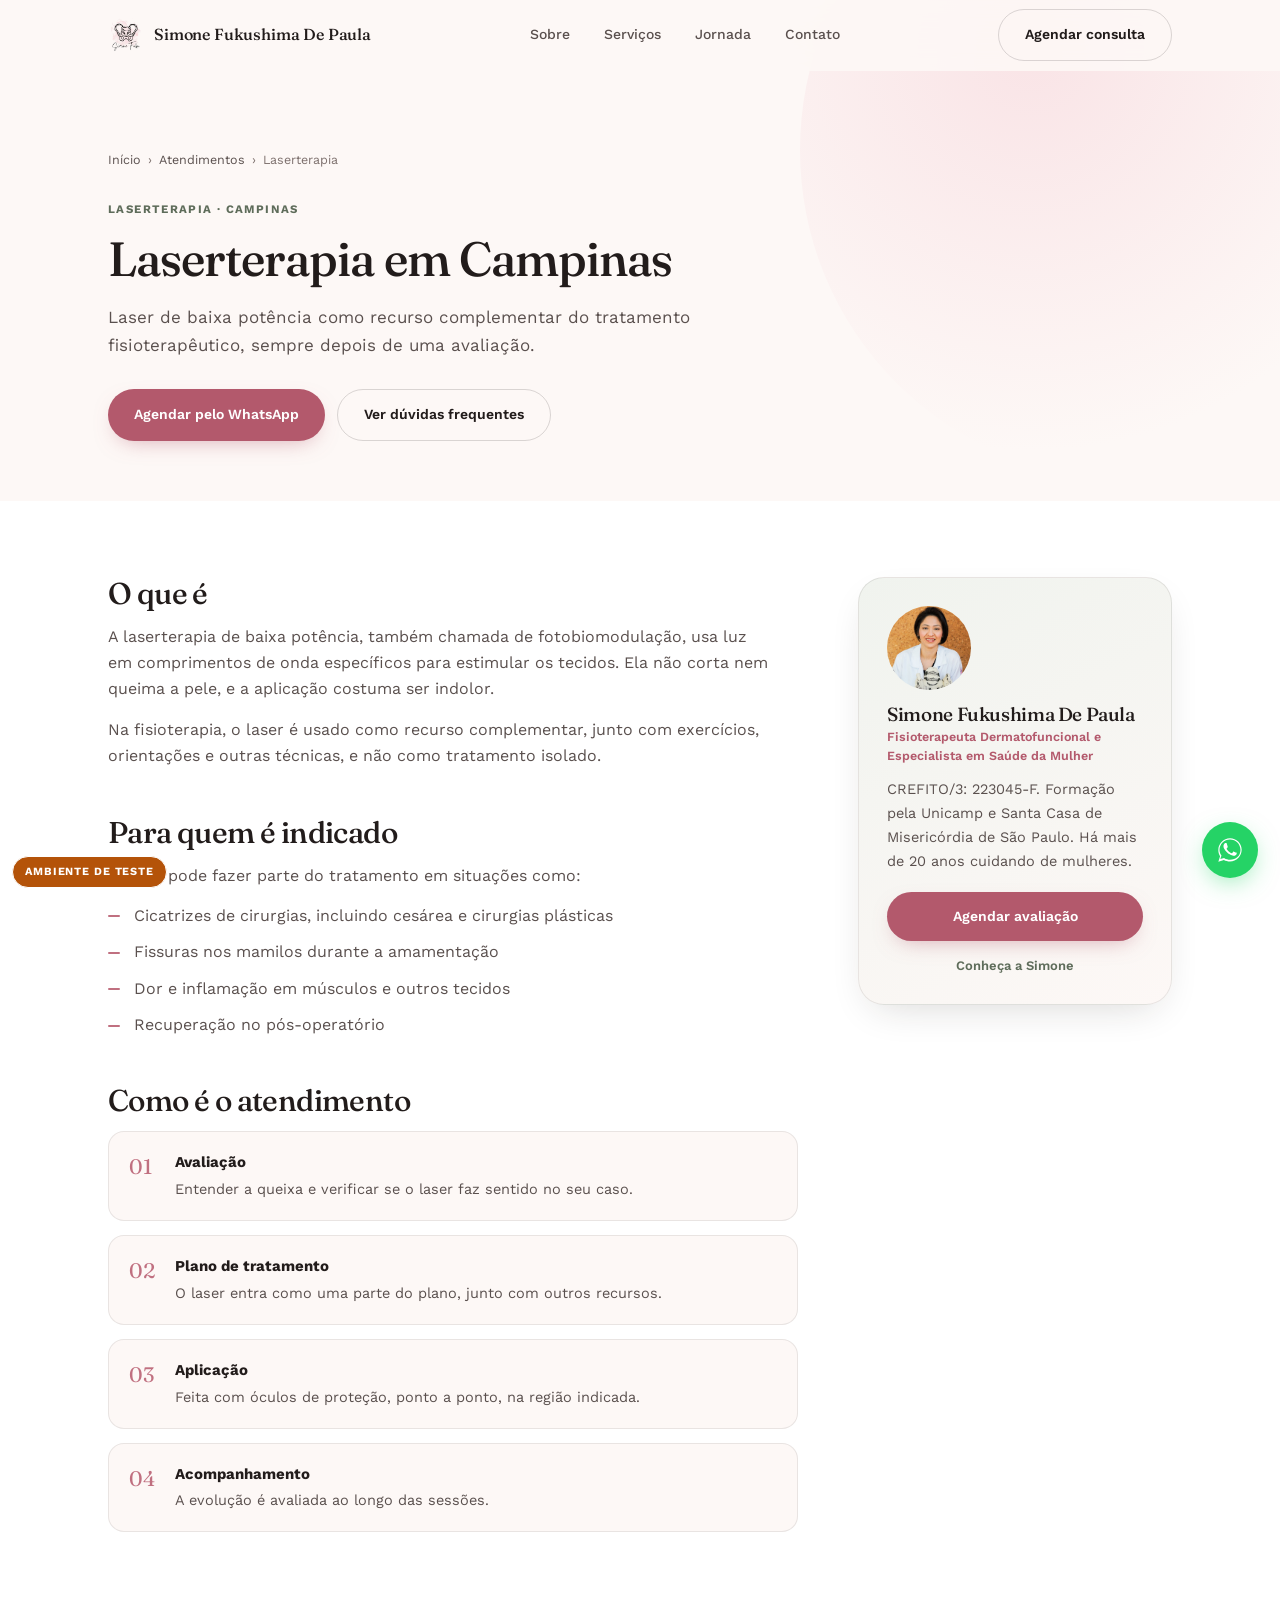
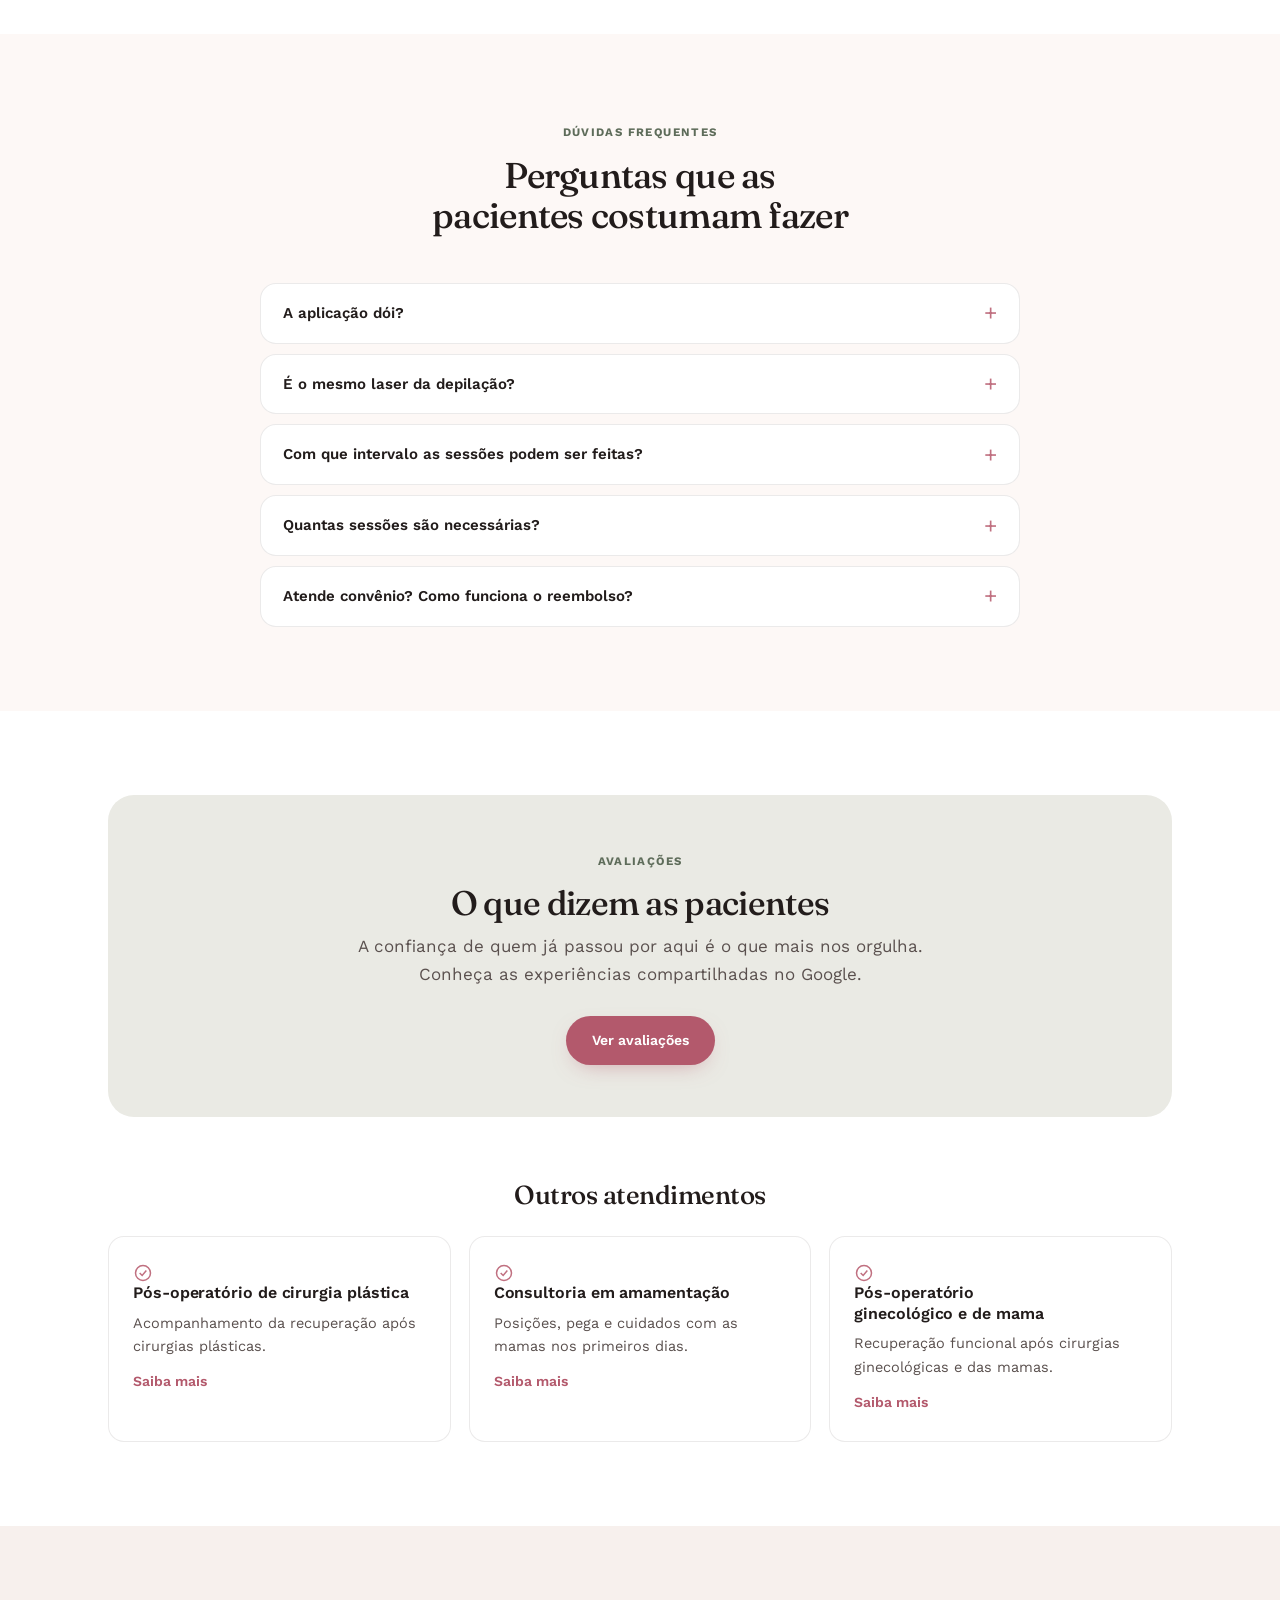
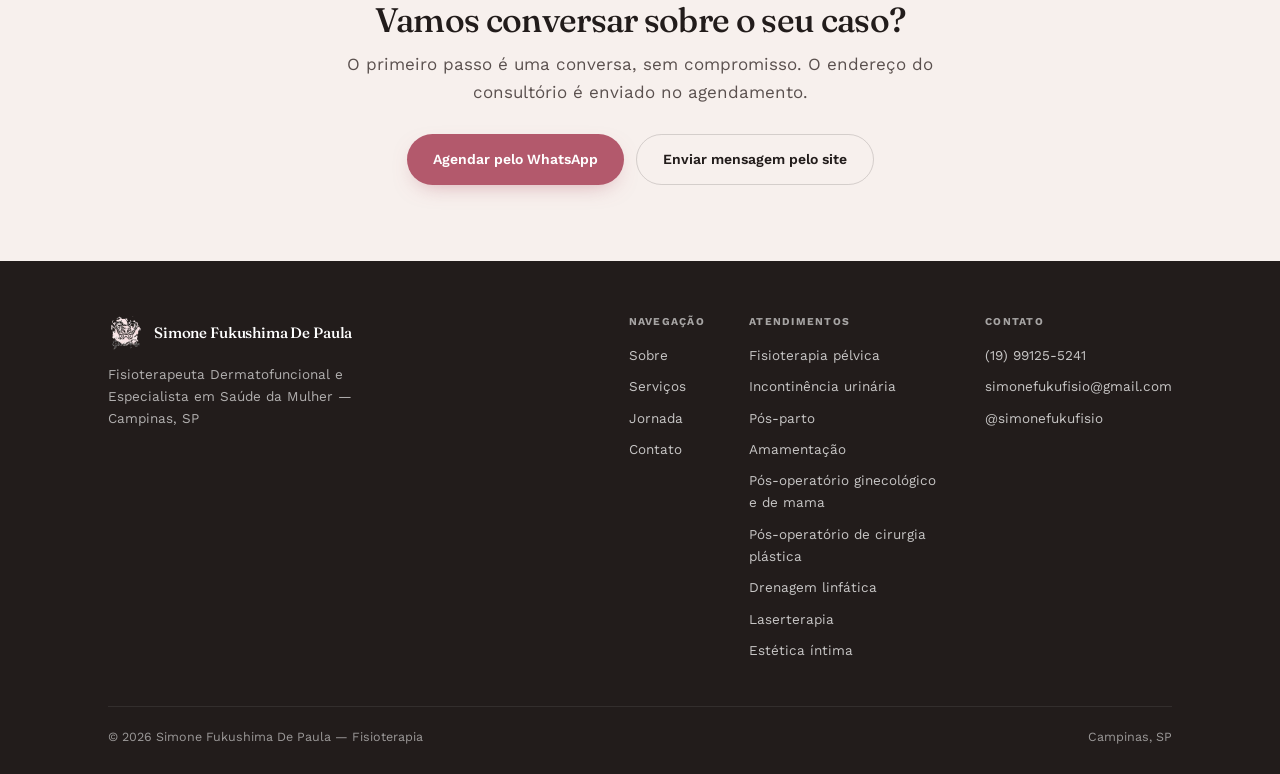
<file: laserterapia/index.html>
<!DOCTYPE html>
<html lang="pt-BR">
<head>
<meta charset="UTF-8">
<meta name="viewport" content="width=device-width, initial-scale=1.0">
<title>Laserterapia em Campinas | Simone Fukushima</title>
<meta name="description" content="Laserterapia de baixa potência (fotobiomodulação) aplicada por fisioterapeuta em Campinas: apoio à cicatrização e ao alívio da dor. Avaliação individual.">
<link rel="icon" type="image/png" href="/assets/logo.png">
<link rel="canonical" href="https://simonefukufisio.com.br/laserterapia/">

<meta property="og:type"        content="website">
<meta property="og:url"         content="https://simonefukufisio.com.br/laserterapia/">
<meta property="og:title"       content="Laserterapia em Campinas | Simone Fukushima">
<meta property="og:description" content="Laserterapia de baixa potência (fotobiomodulação) aplicada por fisioterapeuta em Campinas: apoio à cicatrização e ao alívio da dor. Avaliação individual.">
<meta property="og:image"       content="https://simonefukufisio.com.br/assets/simone-fukushima-fisioterapeuta.jpg">
<meta property="og:locale"      content="pt_BR">
<meta name="twitter:card"       content="summary_large_image">

<script type="application/ld+json">
{
  "@context": "https://schema.org",
  "@type": "BreadcrumbList",
  "itemListElement": [
    {
      "@type": "ListItem",
      "position": 1,
      "name": "Início",
      "item": "https://simonefukufisio.com.br/"
    },
    {
      "@type": "ListItem",
      "position": 2,
      "name": "Laserterapia",
      "item": "https://simonefukufisio.com.br/laserterapia/"
    }
  ]
}
</script>

<!-- ── Google Analytics 4 ── -->
<script async src="https://www.googletagmanager.com/gtag/js?id=G-YCW4MYYGL5"></script>
<script src="/js/site.js" defer></script>

<link rel="preconnect" href="https://fonts.googleapis.com">
<link rel="preconnect" href="https://fonts.gstatic.com" crossorigin>
<link href="https://fonts.googleapis.com/css2?family=Fraunces:ital,opsz,wght@0,9..144,300;0,9..144,400;0,9..144,500;0,9..144,600;1,9..144,400;1,9..144,500&family=Work+Sans:wght@300;400;500;600;700&display=swap" rel="stylesheet">
<link rel="stylesheet" href="/css/styles.css">
</head>
<body>

<!-- COMPARTILHADO:CABECALHO:INICIO -->
<header id="hdr">
  <div class="nav">
    <!-- Zone 1: Logo -->
    <a href="/#top" class="logo-link">
      <img src="/assets/logo.png" alt="Simone Fukushima De Paula" class="logo-img" width="222" height="245">
      <span class="logo-name">Simone Fukushima De Paula</span>
    </a>
    <!-- Zone 2: Nav (centred) -->
    <nav class="nav-links">
      <a href="/#sobre">Sobre</a>
      <a href="/#servicos">Serviços</a>
      <a href="/#jornada">Jornada</a>
      <a href="/#contato">Contato</a>
    </nav>
    <!-- Zone 3: CTA + hamburger -->
    <div class="nav-cta">
      <a href="/#contato" class="btn btn-outline">Agendar consulta</a>
      <button class="hamburger" id="ham" aria-label="Abrir menu">
        <span></span><span></span><span></span>
      </button>
    </div>
  </div>
</header>

<!-- Mobile drawer -->
<div class="nav-drawer" id="drawer">
  <a href="/#sobre">Sobre</a>
  <a href="/#servicos">Serviços</a>
  <a href="/#jornada">Jornada</a>
  <a href="/#contato">Contato</a>
  <a href="/#contato" class="btn btn-primary">Agendar consulta</a>
</div>
<!-- COMPARTILHADO:CABECALHO:FIM -->

<main>
  <section class="servico-hero">
    <div class="blob blob-1"></div>
    <div class="container">
      <nav class="trilha" aria-label="Você está em">
        <a href="/">Início</a><span aria-hidden="true">›</span>
        <a href="/#servicos">Atendimentos</a><span aria-hidden="true">›</span>
        <span aria-current="page">Laserterapia</span>
      </nav>
      <span class="ey">Laserterapia · Campinas</span>
      <h1>Laserterapia em Campinas</h1>
      <p class="lead">Laser de baixa potência como recurso complementar do tratamento fisioterapêutico, sempre depois de uma avaliação.</p>
      <div class="hero-ctas">
        <a class="btn btn-primary" data-wa="Olá, Simone! Gostaria de saber sobre a laserterapia." data-origem="pagina_laserterapia_topo" href="/#contato" target="_blank" rel="noopener">Agendar pelo WhatsApp</a>
        <a class="btn btn-outline" href="#duvidas">Ver dúvidas frequentes</a>
      </div>
    </div>
  </section>

  <section class="servico-corpo">
    <div class="container servico-grid">
      <article class="texto">
        <h2>O que é</h2>
        <p>A laserterapia de baixa potência, também chamada de fotobiomodulação, usa luz em comprimentos de onda específicos para estimular os tecidos. Ela não corta nem queima a pele, e a aplicação costuma ser indolor.</p>
        <p>Na fisioterapia, o laser é usado como recurso complementar, junto com exercícios, orientações e outras técnicas, e não como tratamento isolado.</p>

        <h2>Para quem é indicado</h2>
        <p>O laser pode fazer parte do tratamento em situações como:</p>
        <ul class="lista">
          <li>Cicatrizes de cirurgias, incluindo cesárea e cirurgias plásticas</li>
          <li>Fissuras nos mamilos durante a amamentação</li>
          <li>Dor e inflamação em músculos e outros tecidos</li>
          <li>Recuperação no pós-operatório</li>
        </ul>


        <h2>Como é o atendimento</h2>
        <ol class="passos">
          <li><strong>Avaliação</strong><span>Entender a queixa e verificar se o laser faz sentido no seu caso.</span></li>
          <li><strong>Plano de tratamento</strong><span>O laser entra como uma parte do plano, junto com outros recursos.</span></li>
          <li><strong>Aplicação</strong><span>Feita com óculos de proteção, ponto a ponto, na região indicada.</span></li>
          <li><strong>Acompanhamento</strong><span>A evolução é avaliada ao longo das sessões.</span></li>
        </ol>
      </article>

      <aside class="cartao-lateral" aria-label="Sobre a fisioterapeuta">
        <img class="cartao-foto" src="/assets/simone-fukushima-fisioterapeuta.jpg" alt="Simone Fukushima De Paula" width="900" height="1233" loading="lazy">
        <h2>Simone Fukushima De Paula</h2>
        <span class="role">Fisioterapeuta Dermatofuncional e Especialista em Saúde da Mulher</span>
        <p>CREFITO/3: 223045-F. Formação pela Unicamp e Santa Casa de Misericórdia de São Paulo. Há mais de 20 anos cuidando de mulheres.</p>
        <a class="btn btn-primary" data-wa="Olá, Simone! Gostaria de saber sobre a laserterapia." data-origem="pagina_laserterapia_lateral" href="/#contato" target="_blank" rel="noopener">Agendar avaliação</a>
        <a class="cartao-link" href="/#sobre">Conheça a Simone</a>
      </aside>
    </div>
  </section>

  <section class="servico-faq" id="duvidas">
    <div class="container">
      <div class="sec-head">
        <span class="ey">Dúvidas frequentes</span>
        <h2>Perguntas que as pacientes costumam fazer</h2>
      </div>
      <div class="faq">
      <details><summary>A aplicação dói?</summary><p>Costuma ser indolor. Algumas pessoas sentem um leve calor no local.</p></details>
      <details><summary>É o mesmo laser da depilação?</summary><p>Não. O laser de baixa potência usado na fisioterapia não corta nem queima e tem outra finalidade: estimular a recuperação dos tecidos.</p></details>
      <details><summary>Com que intervalo as sessões podem ser feitas?</summary><p>A aplicação é rápida e pode ser repetida com intervalo de 24 horas entre as sessões.</p></details>
      <details><summary>Quantas sessões são necessárias?</summary><p>Depende de cada caso.</p></details>
      <details><summary>Atende convênio? Como funciona o reembolso?</summary><p>O atendimento é particular, sem convênio. Você recebe relatório e recibo para pedir o reembolso ao seu plano de saúde. As regras de reembolso dependem de cada plano.</p></details>
      </div>
    </div>
  </section>

  <section class="servico-fim">
    <div class="container">
      <div class="avaliacoes-caixa">
        <span class="ey">Avaliações</span>
        <h2>O que dizem as pacientes</h2>
        <p class="lead">A confiança de quem já passou por aqui é o que mais nos orgulha. Conheça as experiências compartilhadas no Google.</p>
        <div class="hero-ctas">
          <a class="btn btn-primary" href="https://g.page/r/CfyjZYEnsw8REAI" target="_blank" rel="noopener">Ver avaliações</a>
        </div>
      </div>

      <h2 class="rel-titulo">Outros atendimentos</h2>
      <div class="rel-grid">
        <a class="sc" href="/pos-cirurgico-estetico/"><div class="sc-icon r"><svg width="20" height="20" viewBox="0 0 24 24" fill="none" stroke="#c07080" stroke-width="1.8" aria-hidden="true"><circle cx="12" cy="12" r="9"/><path d="M8 12l3 3 5-6"/></svg></div><h3>Pós-operatório de cirurgia plástica</h3><p>Acompanhamento da recuperação após cirurgias plásticas.</p><span class="sc-mais">Saiba mais</span></a>
        <a class="sc" href="/amamentacao/"><div class="sc-icon r"><svg width="20" height="20" viewBox="0 0 24 24" fill="none" stroke="#c07080" stroke-width="1.8" aria-hidden="true"><circle cx="12" cy="12" r="9"/><path d="M8 12l3 3 5-6"/></svg></div><h3>Consultoria em amamentação</h3><p>Posições, pega e cuidados com as mamas nos primeiros dias.</p><span class="sc-mais">Saiba mais</span></a>
        <a class="sc" href="/pos-cirurgico/"><div class="sc-icon r"><svg width="20" height="20" viewBox="0 0 24 24" fill="none" stroke="#c07080" stroke-width="1.8" aria-hidden="true"><circle cx="12" cy="12" r="9"/><path d="M8 12l3 3 5-6"/></svg></div><h3>Pós-operatório ginecológico e de mama</h3><p>Recuperação funcional após cirurgias ginecológicas e das mamas.</p><span class="sc-mais">Saiba mais</span></a>
      </div>
    </div>
  </section>

  <section class="cta-final">
    <div class="container">
      <h2>Vamos conversar sobre o seu caso?</h2>
      <p class="lead">O primeiro passo é uma conversa, sem compromisso. O endereço do consultório é enviado no agendamento.</p>
      <div class="hero-ctas">
        <a class="btn btn-primary" data-wa="Olá, Simone! Gostaria de saber sobre a laserterapia." data-origem="pagina_laserterapia_final" href="/#contato" target="_blank" rel="noopener">Agendar pelo WhatsApp</a>
        <a class="btn btn-outline" href="/#contato">Enviar mensagem pelo site</a>
      </div>
    </div>
  </section>
</main>

<!-- COMPARTILHADO:RODAPE:INICIO -->
<footer>
  <div class="container">
    <div class="footer-grid">
      <div>
        <a href="/#top" class="logo-link">
          <img src="/assets/logo.png" alt="Simone Fukushima De Paula" class="logo-img" width="222" height="245">
          <span class="logo-name">Simone Fukushima De Paula</span>
        </a>
        <p class="footer-tag">Fisioterapeuta Dermatofuncional e Especialista em Saúde da Mulher — Campinas, SP</p>
      </div>
      <div class="footer-links">
        <div>
          <h5>Navegação</h5>
          <a href="/#sobre">Sobre</a>
          <a href="/#servicos">Serviços</a>
          <a href="/#jornada">Jornada</a>
          <a href="/#contato">Contato</a>
        </div>
        <div>
          <h5>Atendimentos</h5>
          <a href="/fisioterapia-pelvica/">Fisioterapia pélvica</a>
          <a href="/incontinencia-urinaria/">Incontinência urinária</a>
          <a href="/pos-parto/">Pós-parto</a>
          <a href="/amamentacao/">Amamentação</a>
          <a href="/pos-cirurgico/">Pós-operatório ginecológico e de mama</a>
          <a href="/pos-cirurgico-estetico/">Pós-operatório de cirurgia plástica</a>
          <a href="/drenagem-linfatica/">Drenagem linfática</a>
          <a href="/laserterapia/">Laserterapia</a>
          <a href="/estetica-intima/">Estética íntima</a>
        </div>
        <div>
          <h5>Contato</h5>
          <a href="#" id="footerWaLink" target="_blank" rel="noopener">(19) 99125-5241</a>
          <a href="mailto:simonefukufisio@gmail.com">simonefukufisio@gmail.com</a>
          <a href="https://instagram.com/simonefukufisio" target="_blank" rel="noopener">@simonefukufisio</a>
        </div>
      </div>
    </div>
    <div class="footer-bottom">
      <span>&copy; <span id="yr"></span> Simone Fukushima De Paula &mdash; Fisioterapia</span>
      <span>Campinas, SP</span>
    </div>
  </div>
</footer>

<!-- WhatsApp float -->
<a class="wa-float" id="floatWaBtn" href="#" target="_blank" rel="noopener" aria-label="Conversar no WhatsApp">
  <svg width="28" height="28" viewBox="0 0 24 24" fill="white"><path d="M17.5 14.4c-.3-.1-1.7-.9-2-1-.3-.1-.5-.1-.7.1s-.8 1-.9 1.2c-.2.2-.3.2-.6.1-.3-.1-1.3-.5-2.4-1.5-.9-.8-1.5-1.8-1.7-2.1-.2-.3 0-.5.1-.6.1-.1.3-.3.4-.5.1-.1.2-.3.3-.5.1-.2 0-.4 0-.5S9.4 7 9.2 6.5c-.2-.5-.4-.4-.6-.4h-.5c-.2 0-.5.1-.7.3-.3.3-1 1-1 2.4s1 2.8 1.2 3c.1.2 2 3 4.8 4.3 2.8 1.2 2.8.8 3.3.8.5 0 1.7-.7 1.9-1.3.2-.6.2-1.2.2-1.3-.1-.1-.3-.2-.6-.3z"/><path d="M12 2C6.5 2 2 6.5 2 12c0 1.9.5 3.7 1.5 5.3L2 22l4.8-1.5c1.5.8 3.3 1.3 5.2 1.3 5.5 0 10-4.5 10-10S17.5 2 12 2zm0 18.3c-1.7 0-3.4-.5-4.8-1.3l-.3-.2-3.2 1 1-3.1-.2-.3C3.5 15 3 13.5 3 12 3 7 7 3 12 3s9 4 9 9-4 8.3-9 8.3z"/></svg>
</a>
<!-- COMPARTILHADO:RODAPE:FIM -->

</body>
</html>
</file>
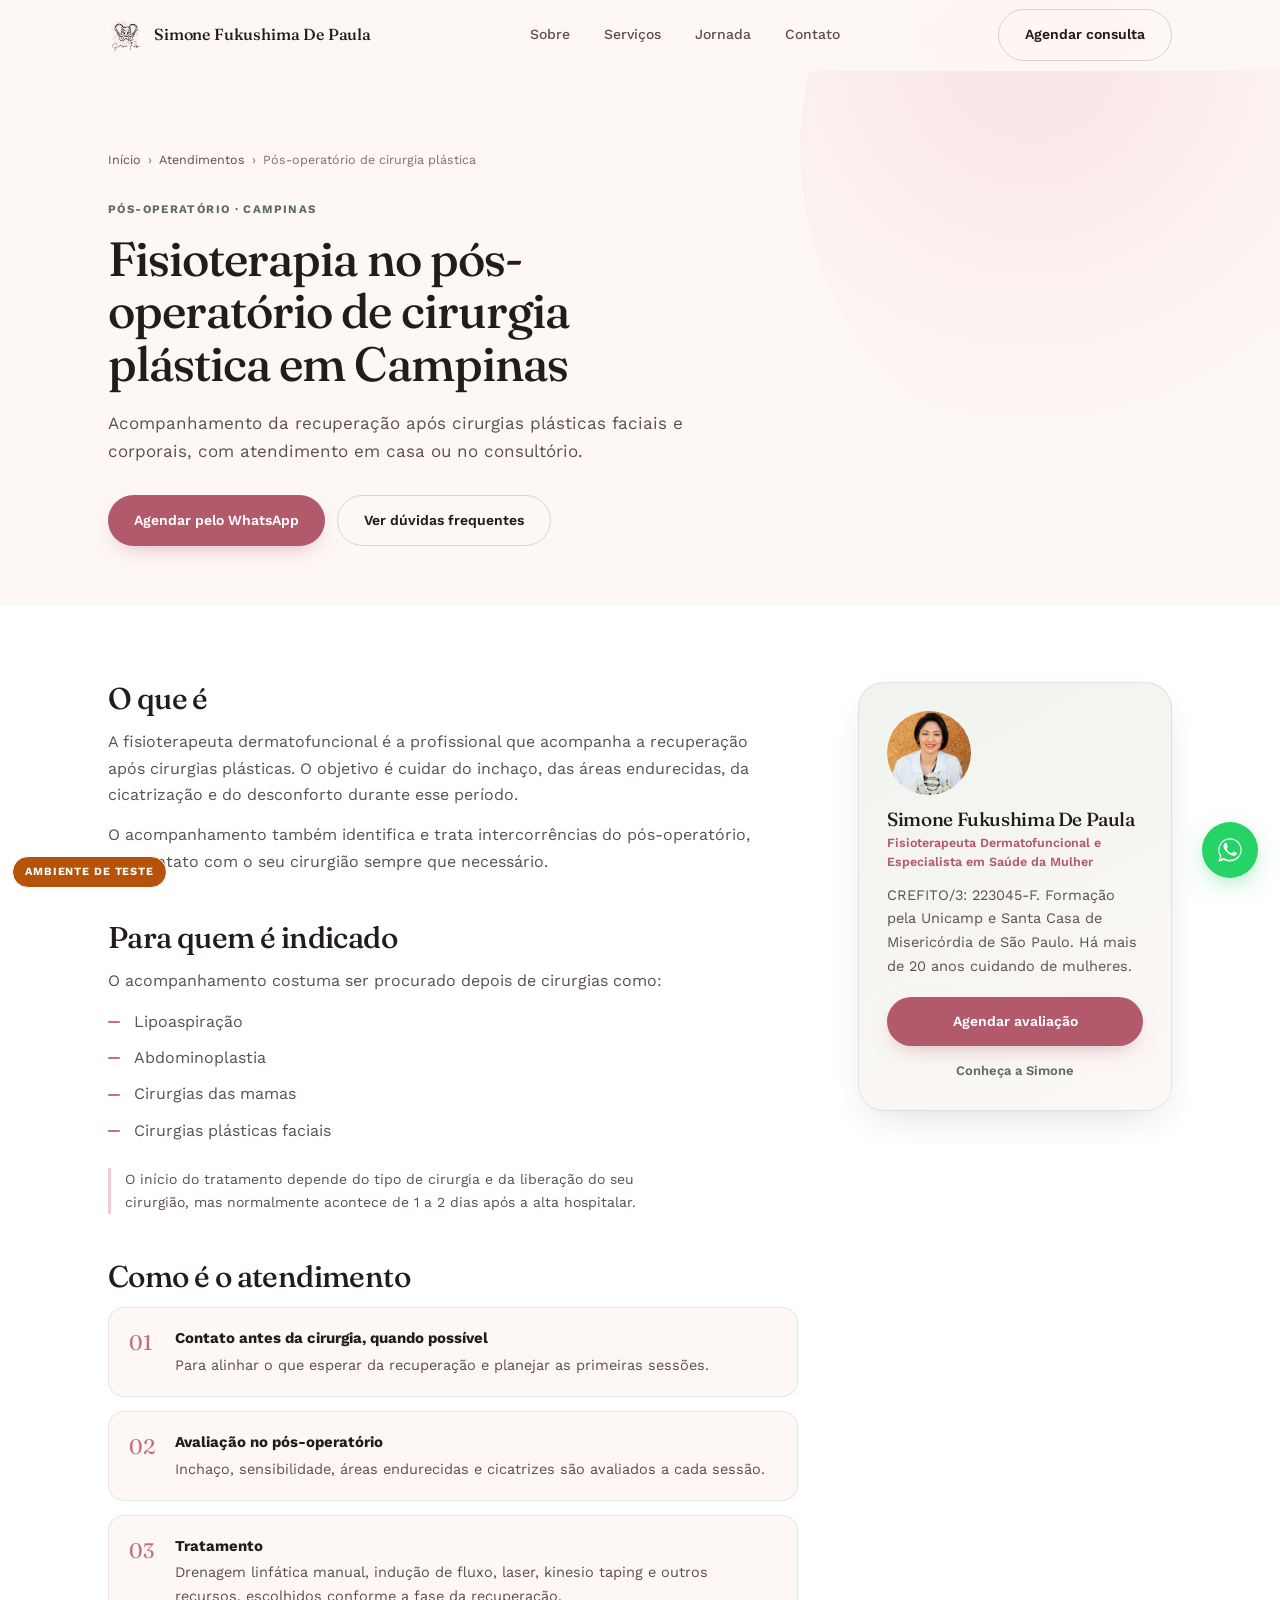
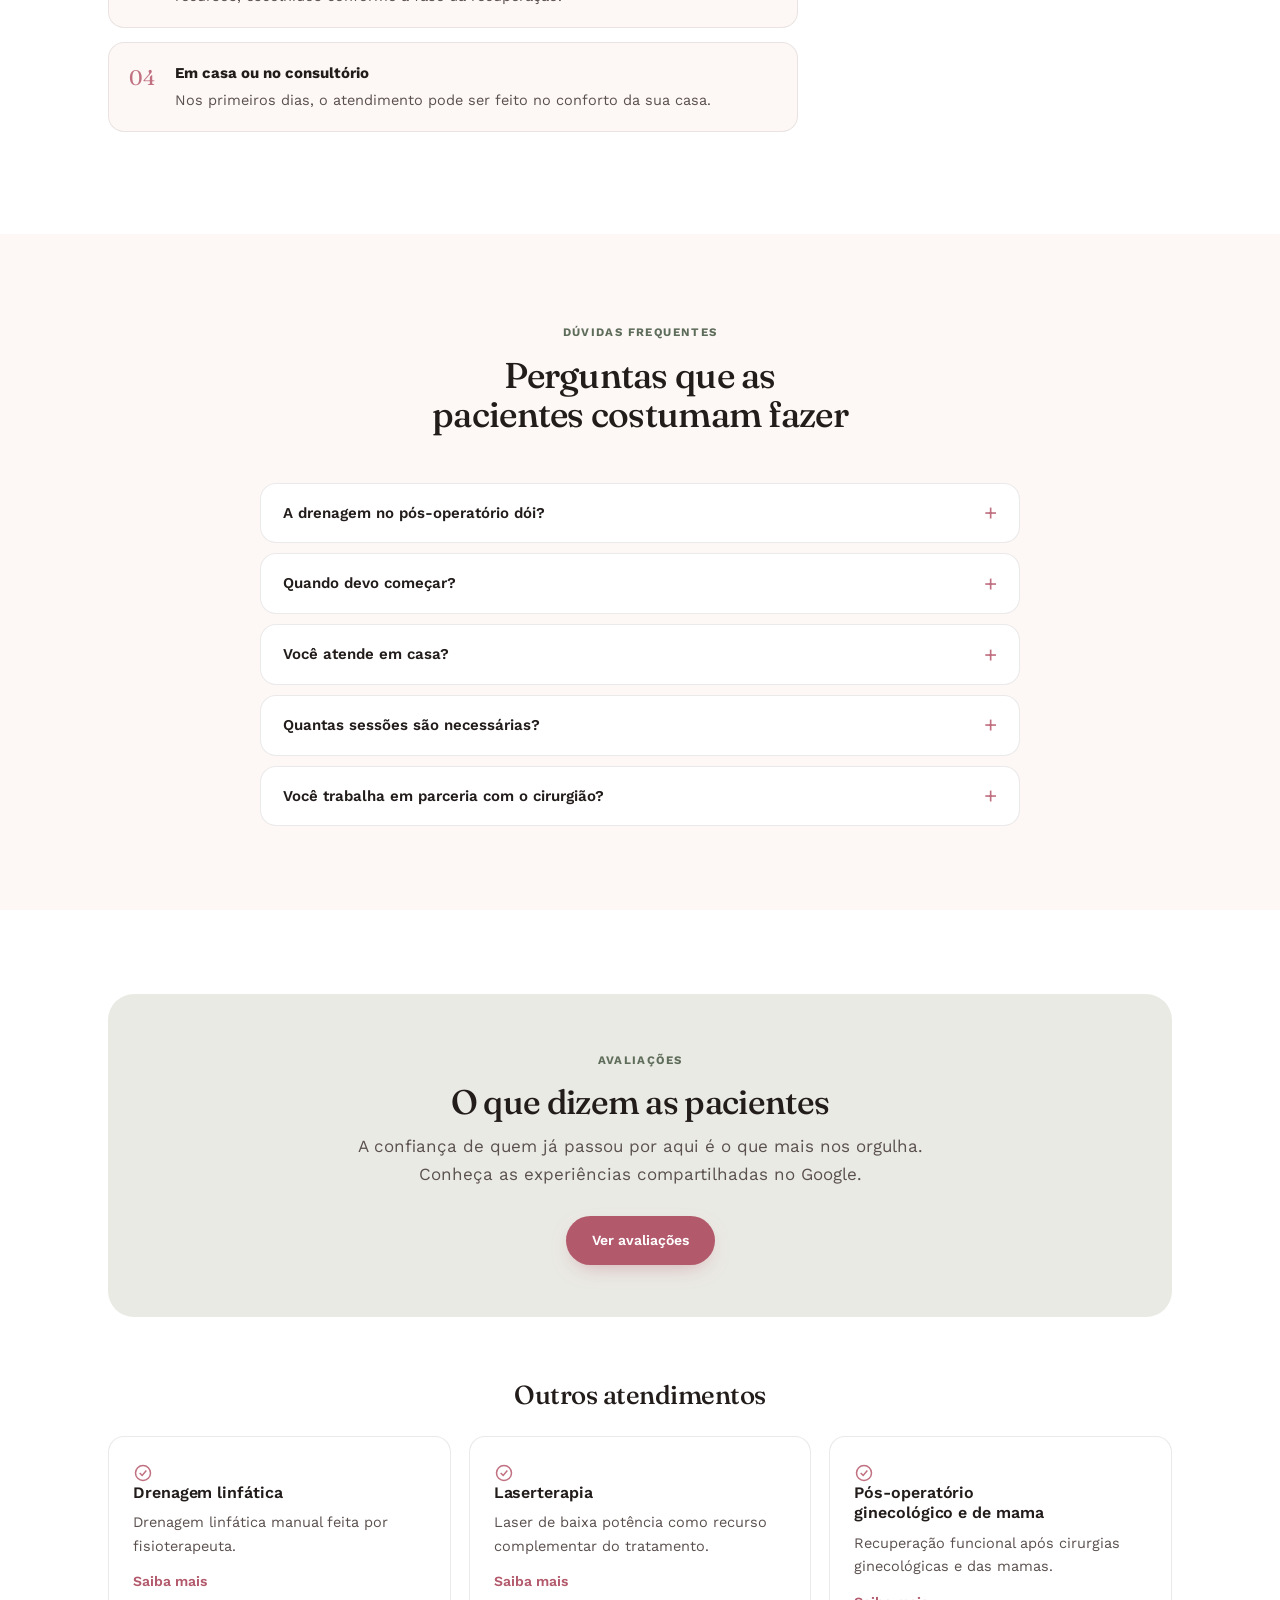
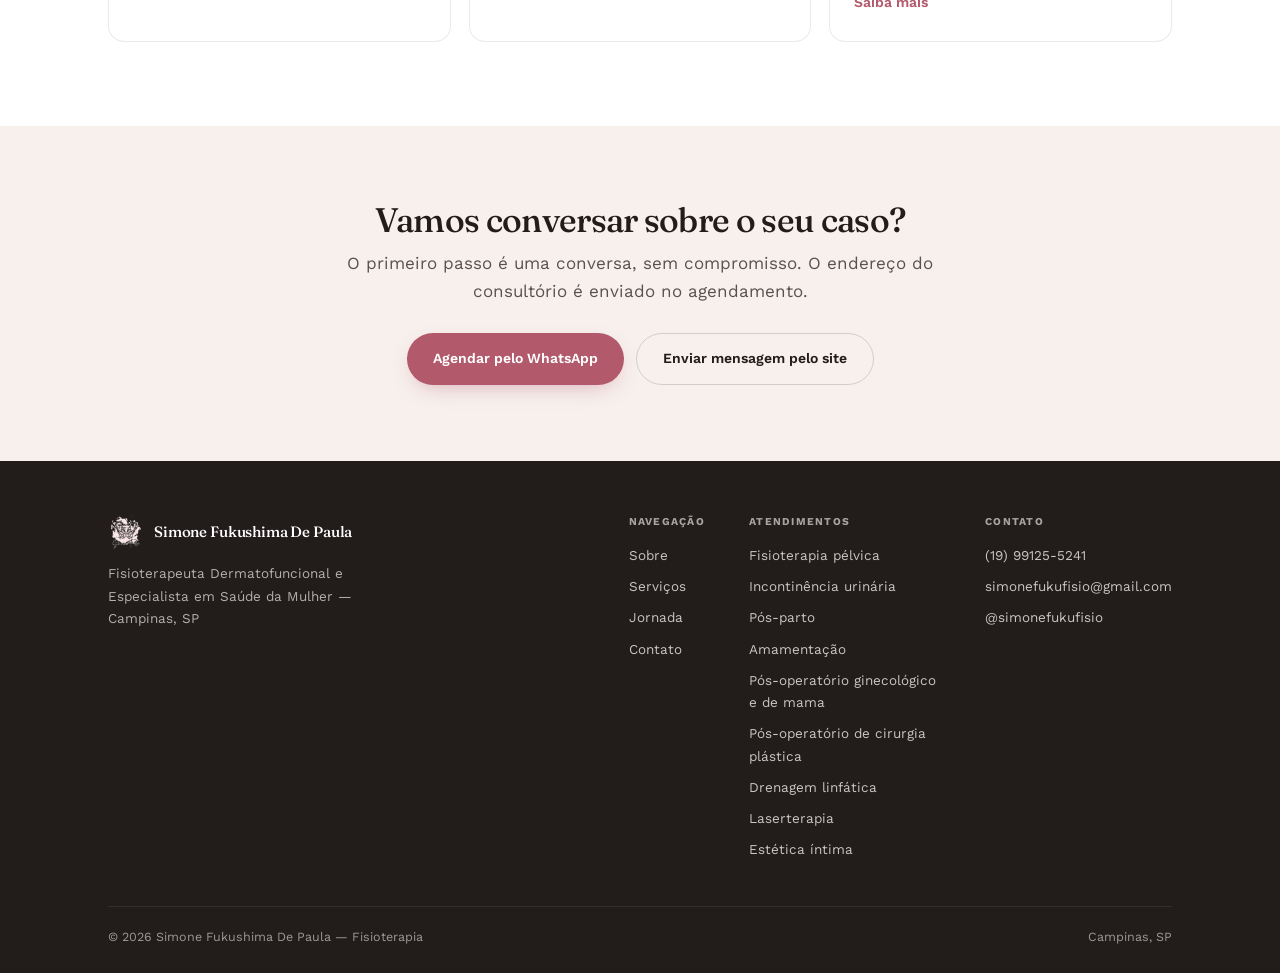
<file: pos-cirurgico-estetico/index.html>
<!DOCTYPE html>
<html lang="pt-BR">
<head>
<meta charset="UTF-8">
<meta name="viewport" content="width=device-width, initial-scale=1.0">
<title>Pós-Operatório de Cirurgia Plástica em Campinas</title>
<meta name="description" content="Fisioterapia no pós-operatório de cirurgia plástica em Campinas: drenagem linfática, cuidado com inchaço, fibroses e cicatrização. Atendimento domiciliar.">
<link rel="icon" type="image/png" href="/assets/logo.png">
<link rel="canonical" href="https://simonefukufisio.com.br/pos-cirurgico-estetico/">

<meta property="og:type"        content="website">
<meta property="og:url"         content="https://simonefukufisio.com.br/pos-cirurgico-estetico/">
<meta property="og:title"       content="Pós-Operatório de Cirurgia Plástica em Campinas">
<meta property="og:description" content="Fisioterapia no pós-operatório de cirurgia plástica em Campinas: drenagem linfática, cuidado com inchaço, fibroses e cicatrização. Atendimento domiciliar.">
<meta property="og:image"       content="https://simonefukufisio.com.br/assets/simone-fukushima-fisioterapeuta.jpg">
<meta property="og:locale"      content="pt_BR">
<meta name="twitter:card"       content="summary_large_image">

<script type="application/ld+json">
{
  "@context": "https://schema.org",
  "@type": "BreadcrumbList",
  "itemListElement": [
    {
      "@type": "ListItem",
      "position": 1,
      "name": "Início",
      "item": "https://simonefukufisio.com.br/"
    },
    {
      "@type": "ListItem",
      "position": 2,
      "name": "Pós-operatório de cirurgia plástica",
      "item": "https://simonefukufisio.com.br/pos-cirurgico-estetico/"
    }
  ]
}
</script>

<!-- ── Google Analytics 4 ── -->
<script async src="https://www.googletagmanager.com/gtag/js?id=G-YCW4MYYGL5"></script>
<script src="/js/site.js" defer></script>

<link rel="preconnect" href="https://fonts.googleapis.com">
<link rel="preconnect" href="https://fonts.gstatic.com" crossorigin>
<link href="https://fonts.googleapis.com/css2?family=Fraunces:ital,opsz,wght@0,9..144,300;0,9..144,400;0,9..144,500;0,9..144,600;1,9..144,400;1,9..144,500&family=Work+Sans:wght@300;400;500;600;700&display=swap" rel="stylesheet">
<link rel="stylesheet" href="/css/styles.css">
</head>
<body>

<!-- COMPARTILHADO:CABECALHO:INICIO -->
<header id="hdr">
  <div class="nav">
    <!-- Zone 1: Logo -->
    <a href="/#top" class="logo-link">
      <img src="/assets/logo.png" alt="Simone Fukushima De Paula" class="logo-img" width="222" height="245">
      <span class="logo-name">Simone Fukushima De Paula</span>
    </a>
    <!-- Zone 2: Nav (centred) -->
    <nav class="nav-links">
      <a href="/#sobre">Sobre</a>
      <a href="/#servicos">Serviços</a>
      <a href="/#jornada">Jornada</a>
      <a href="/#contato">Contato</a>
    </nav>
    <!-- Zone 3: CTA + hamburger -->
    <div class="nav-cta">
      <a href="/#contato" class="btn btn-outline">Agendar consulta</a>
      <button class="hamburger" id="ham" aria-label="Abrir menu">
        <span></span><span></span><span></span>
      </button>
    </div>
  </div>
</header>

<!-- Mobile drawer -->
<div class="nav-drawer" id="drawer">
  <a href="/#sobre">Sobre</a>
  <a href="/#servicos">Serviços</a>
  <a href="/#jornada">Jornada</a>
  <a href="/#contato">Contato</a>
  <a href="/#contato" class="btn btn-primary">Agendar consulta</a>
</div>
<!-- COMPARTILHADO:CABECALHO:FIM -->

<main>
  <section class="servico-hero">
    <div class="blob blob-1"></div>
    <div class="container">
      <nav class="trilha" aria-label="Você está em">
        <a href="/">Início</a><span aria-hidden="true">›</span>
        <a href="/#servicos">Atendimentos</a><span aria-hidden="true">›</span>
        <span aria-current="page">Pós-operatório de cirurgia plástica</span>
      </nav>
      <span class="ey">Pós-operatório · Campinas</span>
      <h1>Fisioterapia no pós-operatório de cirurgia plástica em Campinas</h1>
      <p class="lead">Acompanhamento da recuperação após cirurgias plásticas faciais e corporais, com atendimento em casa ou no consultório.</p>
      <div class="hero-ctas">
        <a class="btn btn-primary" data-wa="Olá, Simone! Gostaria de saber sobre o acompanhamento no pós-operatório de cirurgia plástica." data-origem="pagina_pos_cirurgico_topo" href="/#contato" target="_blank" rel="noopener">Agendar pelo WhatsApp</a>
        <a class="btn btn-outline" href="#duvidas">Ver dúvidas frequentes</a>
      </div>
    </div>
  </section>

  <section class="servico-corpo">
    <div class="container servico-grid">
      <article class="texto">
        <h2>O que é</h2>
        <p>A fisioterapeuta dermatofuncional é a profissional que acompanha a recuperação após cirurgias plásticas. O objetivo é cuidar do inchaço, das áreas endurecidas, da cicatrização e do desconforto durante esse período.</p>
        <p>O acompanhamento também identifica e trata intercorrências do pós-operatório, em contato com o seu cirurgião sempre que necessário.</p>

        <h2>Para quem é indicado</h2>
        <p>O acompanhamento costuma ser procurado depois de cirurgias como:</p>
        <ul class="lista">
          <li>Lipoaspiração</li>
          <li>Abdominoplastia</li>
          <li>Cirurgias das mamas</li>
          <li>Cirurgias plásticas faciais</li>
        </ul>

        <p class="nota">O início do tratamento depende do tipo de cirurgia e da liberação do seu cirurgião, mas normalmente acontece de 1 a 2 dias após a alta hospitalar.</p>

        <h2>Como é o atendimento</h2>
        <ol class="passos">
          <li><strong>Contato antes da cirurgia, quando possível</strong><span>Para alinhar o que esperar da recuperação e planejar as primeiras sessões.</span></li>
          <li><strong>Avaliação no pós-operatório</strong><span>Inchaço, sensibilidade, áreas endurecidas e cicatrizes são avaliados a cada sessão.</span></li>
          <li><strong>Tratamento</strong><span>Drenagem linfática manual, indução de fluxo, laser, kinesio taping e outros recursos, escolhidos conforme a fase da recuperação.</span></li>
          <li><strong>Em casa ou no consultório</strong><span>Nos primeiros dias, o atendimento pode ser feito no conforto da sua casa.</span></li>
        </ol>
      </article>

      <aside class="cartao-lateral" aria-label="Sobre a fisioterapeuta">
        <img class="cartao-foto" src="/assets/simone-fukushima-fisioterapeuta.jpg" alt="Simone Fukushima De Paula" width="900" height="1233" loading="lazy">
        <h2>Simone Fukushima De Paula</h2>
        <span class="role">Fisioterapeuta Dermatofuncional e Especialista em Saúde da Mulher</span>
        <p>CREFITO/3: 223045-F. Formação pela Unicamp e Santa Casa de Misericórdia de São Paulo. Há mais de 20 anos cuidando de mulheres.</p>
        <a class="btn btn-primary" data-wa="Olá, Simone! Gostaria de saber sobre o acompanhamento no pós-operatório de cirurgia plástica." data-origem="pagina_pos_cirurgico_lateral" href="/#contato" target="_blank" rel="noopener">Agendar avaliação</a>
        <a class="cartao-link" href="/#sobre">Conheça a Simone</a>
      </aside>
    </div>
  </section>

  <section class="servico-faq" id="duvidas">
    <div class="container">
      <div class="sec-head">
        <span class="ey">Dúvidas frequentes</span>
        <h2>Perguntas que as pacientes costumam fazer</h2>
      </div>
      <div class="faq">
      <details><summary>A drenagem no pós-operatório dói?</summary><p>A drenagem linfática manual é uma técnica suave. Como a região operada fica sensível, a pressão é ajustada ao que você tolera.</p></details>
      <details><summary>Quando devo começar?</summary><p>Depende do tipo de cirurgia e da liberação do seu cirurgião. O ideal é entrar em contato antes da cirurgia, para já deixar o início planejado.</p></details>
      <details><summary>Você atende em casa?</summary><p>Sim. Os atendimentos podem ser feitos em domicílio ou no consultório.</p></details>
      <details><summary>Quantas sessões são necessárias?</summary><p>Inicialmente, costumam ser indicadas de 10 a 12 sessões. Esse número pode mudar conforme a cirurgia e as intercorrências.</p></details>
      <details><summary>Você trabalha em parceria com o cirurgião?</summary><p>Sim. A parceria com o cirurgião é essencial para uma boa recuperação.</p></details>
      </div>
    </div>
  </section>

  <section class="servico-fim">
    <div class="container">
      <div class="avaliacoes-caixa">
        <span class="ey">Avaliações</span>
        <h2>O que dizem as pacientes</h2>
        <p class="lead">A confiança de quem já passou por aqui é o que mais nos orgulha. Conheça as experiências compartilhadas no Google.</p>
        <div class="hero-ctas">
          <a class="btn btn-primary" href="https://g.page/r/CfyjZYEnsw8REAI" target="_blank" rel="noopener">Ver avaliações</a>
        </div>
      </div>

      <h2 class="rel-titulo">Outros atendimentos</h2>
      <div class="rel-grid">
        <a class="sc" href="/drenagem-linfatica/"><div class="sc-icon r"><svg width="20" height="20" viewBox="0 0 24 24" fill="none" stroke="#c07080" stroke-width="1.8" aria-hidden="true"><circle cx="12" cy="12" r="9"/><path d="M8 12l3 3 5-6"/></svg></div><h3>Drenagem linfática</h3><p>Drenagem linfática manual feita por fisioterapeuta.</p><span class="sc-mais">Saiba mais</span></a>
        <a class="sc" href="/laserterapia/"><div class="sc-icon r"><svg width="20" height="20" viewBox="0 0 24 24" fill="none" stroke="#c07080" stroke-width="1.8" aria-hidden="true"><circle cx="12" cy="12" r="9"/><path d="M8 12l3 3 5-6"/></svg></div><h3>Laserterapia</h3><p>Laser de baixa potência como recurso complementar do tratamento.</p><span class="sc-mais">Saiba mais</span></a>
        <a class="sc" href="/pos-cirurgico/"><div class="sc-icon r"><svg width="20" height="20" viewBox="0 0 24 24" fill="none" stroke="#c07080" stroke-width="1.8" aria-hidden="true"><circle cx="12" cy="12" r="9"/><path d="M8 12l3 3 5-6"/></svg></div><h3>Pós-operatório ginecológico e de mama</h3><p>Recuperação funcional após cirurgias ginecológicas e das mamas.</p><span class="sc-mais">Saiba mais</span></a>
      </div>
    </div>
  </section>

  <section class="cta-final">
    <div class="container">
      <h2>Vamos conversar sobre o seu caso?</h2>
      <p class="lead">O primeiro passo é uma conversa, sem compromisso. O endereço do consultório é enviado no agendamento.</p>
      <div class="hero-ctas">
        <a class="btn btn-primary" data-wa="Olá, Simone! Gostaria de saber sobre o acompanhamento no pós-operatório de cirurgia plástica." data-origem="pagina_pos_cirurgico_final" href="/#contato" target="_blank" rel="noopener">Agendar pelo WhatsApp</a>
        <a class="btn btn-outline" href="/#contato">Enviar mensagem pelo site</a>
      </div>
    </div>
  </section>
</main>

<!-- COMPARTILHADO:RODAPE:INICIO -->
<footer>
  <div class="container">
    <div class="footer-grid">
      <div>
        <a href="/#top" class="logo-link">
          <img src="/assets/logo.png" alt="Simone Fukushima De Paula" class="logo-img" width="222" height="245">
          <span class="logo-name">Simone Fukushima De Paula</span>
        </a>
        <p class="footer-tag">Fisioterapeuta Dermatofuncional e Especialista em Saúde da Mulher — Campinas, SP</p>
      </div>
      <div class="footer-links">
        <div>
          <h5>Navegação</h5>
          <a href="/#sobre">Sobre</a>
          <a href="/#servicos">Serviços</a>
          <a href="/#jornada">Jornada</a>
          <a href="/#contato">Contato</a>
        </div>
        <div>
          <h5>Atendimentos</h5>
          <a href="/fisioterapia-pelvica/">Fisioterapia pélvica</a>
          <a href="/incontinencia-urinaria/">Incontinência urinária</a>
          <a href="/pos-parto/">Pós-parto</a>
          <a href="/amamentacao/">Amamentação</a>
          <a href="/pos-cirurgico/">Pós-operatório ginecológico e de mama</a>
          <a href="/pos-cirurgico-estetico/">Pós-operatório de cirurgia plástica</a>
          <a href="/drenagem-linfatica/">Drenagem linfática</a>
          <a href="/laserterapia/">Laserterapia</a>
          <a href="/estetica-intima/">Estética íntima</a>
        </div>
        <div>
          <h5>Contato</h5>
          <a href="#" id="footerWaLink" target="_blank" rel="noopener">(19) 99125-5241</a>
          <a href="mailto:simonefukufisio@gmail.com">simonefukufisio@gmail.com</a>
          <a href="https://instagram.com/simonefukufisio" target="_blank" rel="noopener">@simonefukufisio</a>
        </div>
      </div>
    </div>
    <div class="footer-bottom">
      <span>&copy; <span id="yr"></span> Simone Fukushima De Paula &mdash; Fisioterapia</span>
      <span>Campinas, SP</span>
    </div>
  </div>
</footer>

<!-- WhatsApp float -->
<a class="wa-float" id="floatWaBtn" href="#" target="_blank" rel="noopener" aria-label="Conversar no WhatsApp">
  <svg width="28" height="28" viewBox="0 0 24 24" fill="white"><path d="M17.5 14.4c-.3-.1-1.7-.9-2-1-.3-.1-.5-.1-.7.1s-.8 1-.9 1.2c-.2.2-.3.2-.6.1-.3-.1-1.3-.5-2.4-1.5-.9-.8-1.5-1.8-1.7-2.1-.2-.3 0-.5.1-.6.1-.1.3-.3.4-.5.1-.1.2-.3.3-.5.1-.2 0-.4 0-.5S9.4 7 9.2 6.5c-.2-.5-.4-.4-.6-.4h-.5c-.2 0-.5.1-.7.3-.3.3-1 1-1 2.4s1 2.8 1.2 3c.1.2 2 3 4.8 4.3 2.8 1.2 2.8.8 3.3.8.5 0 1.7-.7 1.9-1.3.2-.6.2-1.2.2-1.3-.1-.1-.3-.2-.6-.3z"/><path d="M12 2C6.5 2 2 6.5 2 12c0 1.9.5 3.7 1.5 5.3L2 22l4.8-1.5c1.5.8 3.3 1.3 5.2 1.3 5.5 0 10-4.5 10-10S17.5 2 12 2zm0 18.3c-1.7 0-3.4-.5-4.8-1.3l-.3-.2-3.2 1 1-3.1-.2-.3C3.5 15 3 13.5 3 12 3 7 7 3 12 3s9 4 9 9-4 8.3-9 8.3z"/></svg>
</a>
<!-- COMPARTILHADO:RODAPE:FIM -->

</body>
</html>
</file>
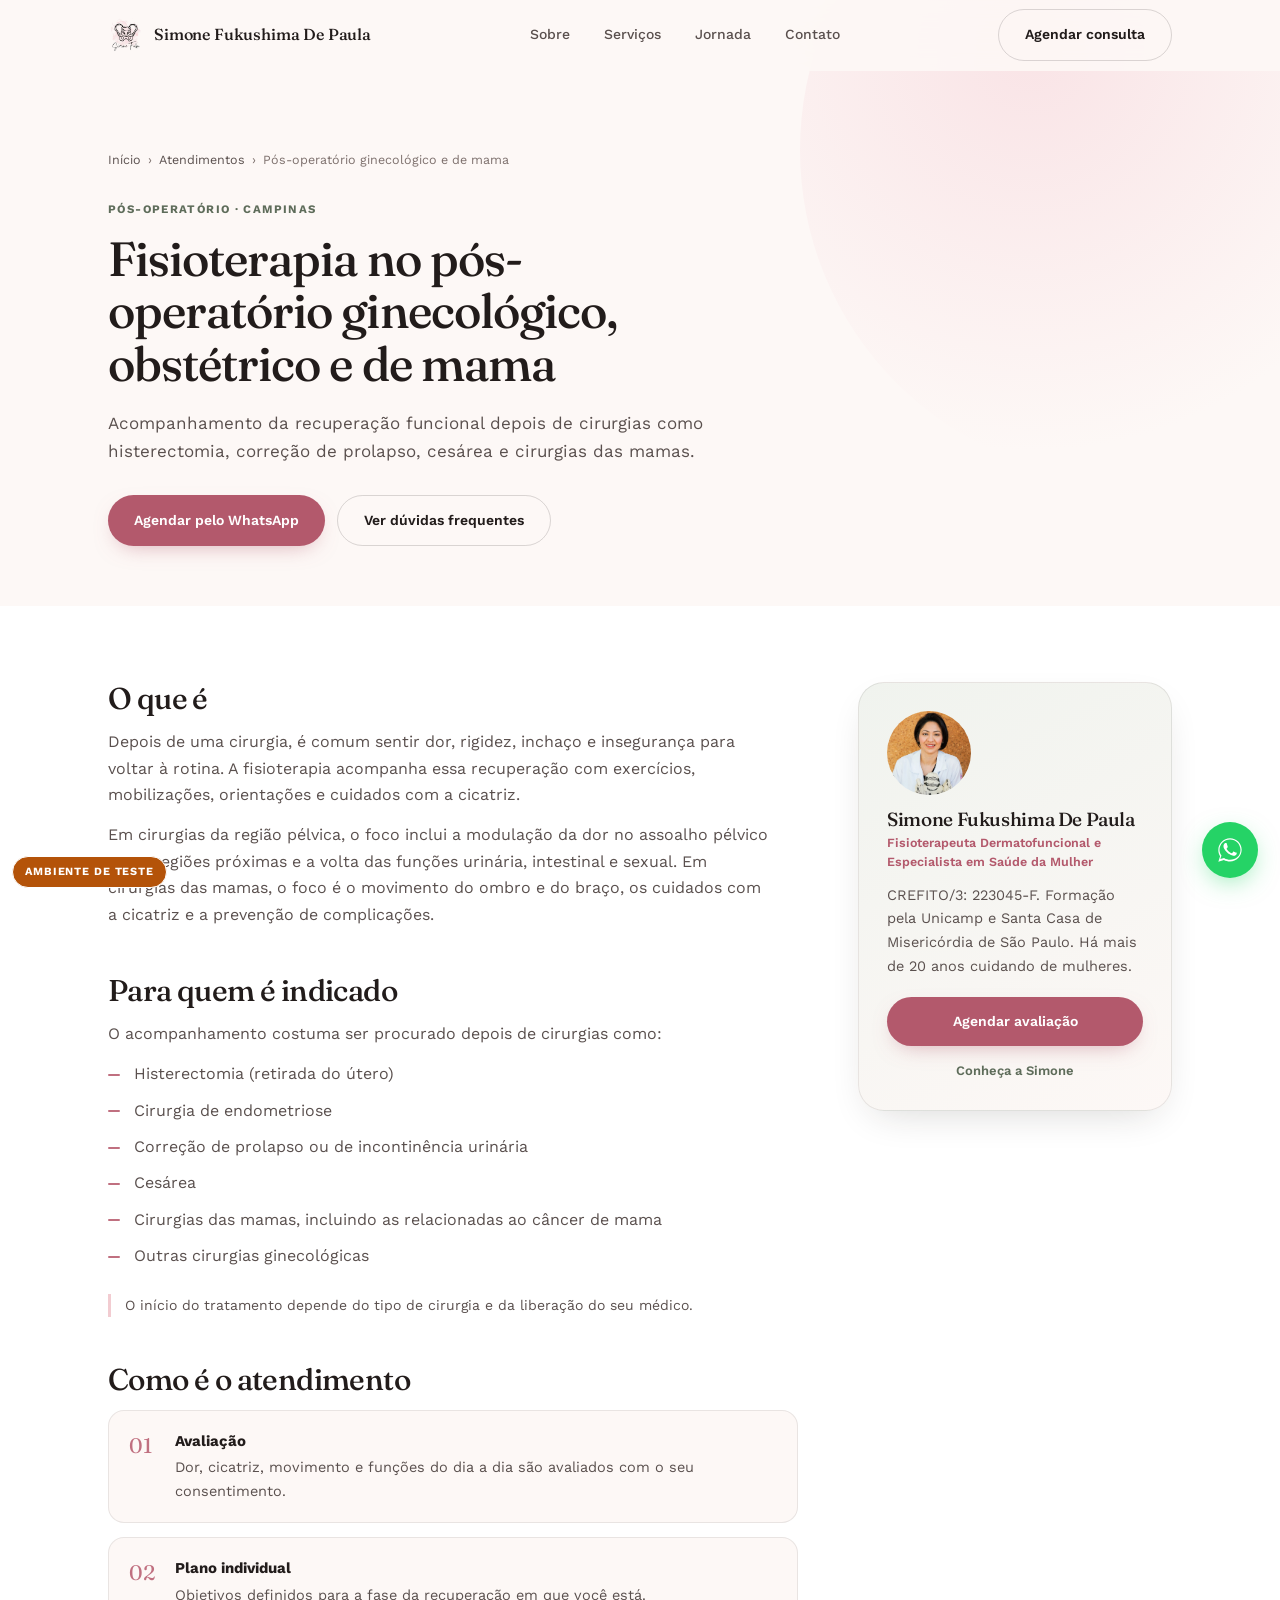
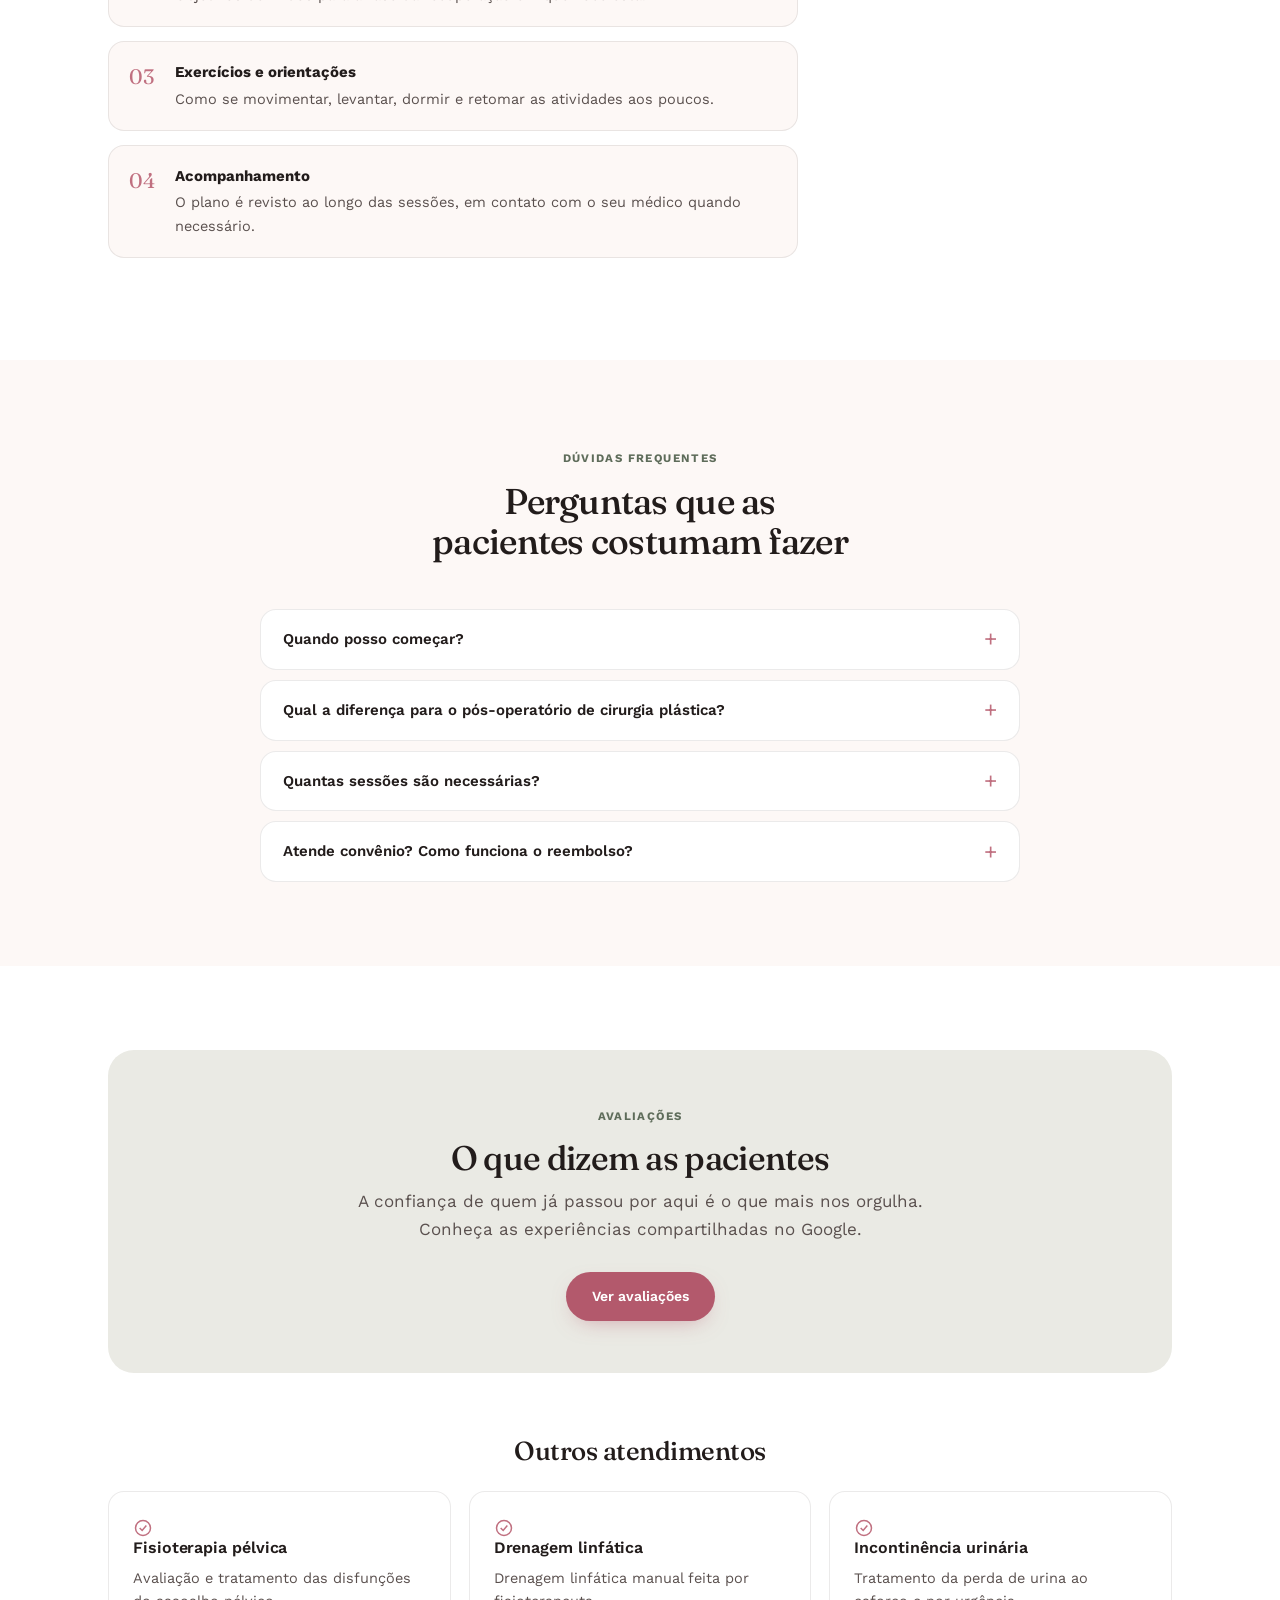
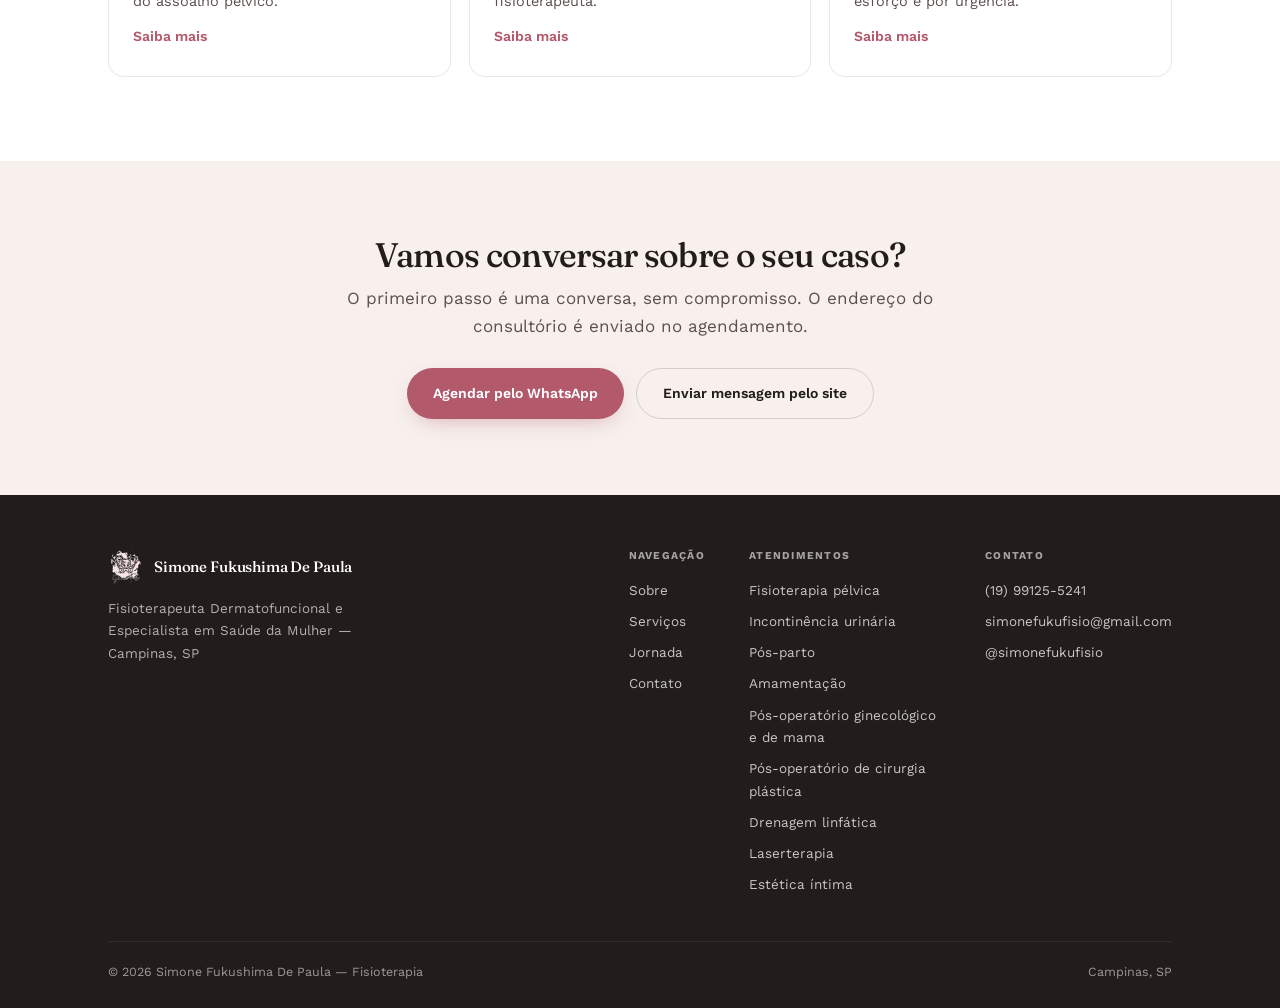
<file: pos-cirurgico/index.html>
<!DOCTYPE html>
<html lang="pt-BR">
<head>
<meta charset="UTF-8">
<meta name="viewport" content="width=device-width, initial-scale=1.0">
<title>Fisioterapia Pós-Cirúrgica Ginecológica e de Mama</title>
<meta name="description" content="Fisioterapia no pós-operatório de cirurgias ginecológicas, obstétricas e das mamas em Campinas: recuperação funcional, cicatriz e retorno às atividades.">
<link rel="icon" type="image/png" href="/assets/logo.png">
<link rel="canonical" href="https://simonefukufisio.com.br/pos-cirurgico/">

<meta property="og:type"        content="website">
<meta property="og:url"         content="https://simonefukufisio.com.br/pos-cirurgico/">
<meta property="og:title"       content="Fisioterapia Pós-Cirúrgica Ginecológica e de Mama">
<meta property="og:description" content="Fisioterapia no pós-operatório de cirurgias ginecológicas, obstétricas e das mamas em Campinas: recuperação funcional, cicatriz e retorno às atividades.">
<meta property="og:image"       content="https://simonefukufisio.com.br/assets/simone-fukushima-fisioterapeuta.jpg">
<meta property="og:locale"      content="pt_BR">
<meta name="twitter:card"       content="summary_large_image">

<script type="application/ld+json">
{
  "@context": "https://schema.org",
  "@type": "BreadcrumbList",
  "itemListElement": [
    {
      "@type": "ListItem",
      "position": 1,
      "name": "Início",
      "item": "https://simonefukufisio.com.br/"
    },
    {
      "@type": "ListItem",
      "position": 2,
      "name": "Pós-operatório ginecológico e de mama",
      "item": "https://simonefukufisio.com.br/pos-cirurgico/"
    }
  ]
}
</script>

<!-- ── Google Analytics 4 ── -->
<script async src="https://www.googletagmanager.com/gtag/js?id=G-YCW4MYYGL5"></script>
<script src="/js/site.js" defer></script>

<link rel="preconnect" href="https://fonts.googleapis.com">
<link rel="preconnect" href="https://fonts.gstatic.com" crossorigin>
<link href="https://fonts.googleapis.com/css2?family=Fraunces:ital,opsz,wght@0,9..144,300;0,9..144,400;0,9..144,500;0,9..144,600;1,9..144,400;1,9..144,500&family=Work+Sans:wght@300;400;500;600;700&display=swap" rel="stylesheet">
<link rel="stylesheet" href="/css/styles.css">
</head>
<body>

<!-- COMPARTILHADO:CABECALHO:INICIO -->
<header id="hdr">
  <div class="nav">
    <!-- Zone 1: Logo -->
    <a href="/#top" class="logo-link">
      <img src="/assets/logo.png" alt="Simone Fukushima De Paula" class="logo-img" width="222" height="245">
      <span class="logo-name">Simone Fukushima De Paula</span>
    </a>
    <!-- Zone 2: Nav (centred) -->
    <nav class="nav-links">
      <a href="/#sobre">Sobre</a>
      <a href="/#servicos">Serviços</a>
      <a href="/#jornada">Jornada</a>
      <a href="/#contato">Contato</a>
    </nav>
    <!-- Zone 3: CTA + hamburger -->
    <div class="nav-cta">
      <a href="/#contato" class="btn btn-outline">Agendar consulta</a>
      <button class="hamburger" id="ham" aria-label="Abrir menu">
        <span></span><span></span><span></span>
      </button>
    </div>
  </div>
</header>

<!-- Mobile drawer -->
<div class="nav-drawer" id="drawer">
  <a href="/#sobre">Sobre</a>
  <a href="/#servicos">Serviços</a>
  <a href="/#jornada">Jornada</a>
  <a href="/#contato">Contato</a>
  <a href="/#contato" class="btn btn-primary">Agendar consulta</a>
</div>
<!-- COMPARTILHADO:CABECALHO:FIM -->

<main>
  <section class="servico-hero">
    <div class="blob blob-1"></div>
    <div class="container">
      <nav class="trilha" aria-label="Você está em">
        <a href="/">Início</a><span aria-hidden="true">›</span>
        <a href="/#servicos">Atendimentos</a><span aria-hidden="true">›</span>
        <span aria-current="page">Pós-operatório ginecológico e de mama</span>
      </nav>
      <span class="ey">Pós-operatório · Campinas</span>
      <h1>Fisioterapia no pós-operatório ginecológico, obstétrico e de mama</h1>
      <p class="lead">Acompanhamento da recuperação funcional depois de cirurgias como histerectomia, correção de prolapso, cesárea e cirurgias das mamas.</p>
      <div class="hero-ctas">
        <a class="btn btn-primary" data-wa="Olá, Simone! Gostaria de saber sobre a fisioterapia no pós-operatório." data-origem="pagina_pos_cirurgico_funcional_topo" href="/#contato" target="_blank" rel="noopener">Agendar pelo WhatsApp</a>
        <a class="btn btn-outline" href="#duvidas">Ver dúvidas frequentes</a>
      </div>
    </div>
  </section>

  <section class="servico-corpo">
    <div class="container servico-grid">
      <article class="texto">
        <h2>O que é</h2>
        <p>Depois de uma cirurgia, é comum sentir dor, rigidez, inchaço e insegurança para voltar à rotina. A fisioterapia acompanha essa recuperação com exercícios, mobilizações, orientações e cuidados com a cicatriz.</p>
        <p>Em cirurgias da região pélvica, o foco inclui a modulação da dor no assoalho pélvico e nas regiões próximas e a volta das funções urinária, intestinal e sexual. Em cirurgias das mamas, o foco é o movimento do ombro e do braço, os cuidados com a cicatriz e a prevenção de complicações.</p>

        <h2>Para quem é indicado</h2>
        <p>O acompanhamento costuma ser procurado depois de cirurgias como:</p>
        <ul class="lista">
          <li>Histerectomia (retirada do útero)</li>
          <li>Cirurgia de endometriose</li>
          <li>Correção de prolapso ou de incontinência urinária</li>
          <li>Cesárea</li>
          <li>Cirurgias das mamas, incluindo as relacionadas ao câncer de mama</li>
          <li>Outras cirurgias ginecológicas</li>
        </ul>

        <p class="nota">O início do tratamento depende do tipo de cirurgia e da liberação do seu médico.</p>

        <h2>Como é o atendimento</h2>
        <ol class="passos">
          <li><strong>Avaliação</strong><span>Dor, cicatriz, movimento e funções do dia a dia são avaliados com o seu consentimento.</span></li>
          <li><strong>Plano individual</strong><span>Objetivos definidos para a fase da recuperação em que você está.</span></li>
          <li><strong>Exercícios e orientações</strong><span>Como se movimentar, levantar, dormir e retomar as atividades aos poucos.</span></li>
          <li><strong>Acompanhamento</strong><span>O plano é revisto ao longo das sessões, em contato com o seu médico quando necessário.</span></li>
        </ol>
      </article>

      <aside class="cartao-lateral" aria-label="Sobre a fisioterapeuta">
        <img class="cartao-foto" src="/assets/simone-fukushima-fisioterapeuta.jpg" alt="Simone Fukushima De Paula" width="900" height="1233" loading="lazy">
        <h2>Simone Fukushima De Paula</h2>
        <span class="role">Fisioterapeuta Dermatofuncional e Especialista em Saúde da Mulher</span>
        <p>CREFITO/3: 223045-F. Formação pela Unicamp e Santa Casa de Misericórdia de São Paulo. Há mais de 20 anos cuidando de mulheres.</p>
        <a class="btn btn-primary" data-wa="Olá, Simone! Gostaria de saber sobre a fisioterapia no pós-operatório." data-origem="pagina_pos_cirurgico_funcional_lateral" href="/#contato" target="_blank" rel="noopener">Agendar avaliação</a>
        <a class="cartao-link" href="/#sobre">Conheça a Simone</a>
      </aside>
    </div>
  </section>

  <section class="servico-faq" id="duvidas">
    <div class="container">
      <div class="sec-head">
        <span class="ey">Dúvidas frequentes</span>
        <h2>Perguntas que as pacientes costumam fazer</h2>
      </div>
      <div class="faq">
      <details><summary>Quando posso começar?</summary><p>Depende do tipo de cirurgia e da liberação do seu médico. Entrar em contato antes da cirurgia ajuda a planejar o início.</p></details>
      <details><summary>Qual a diferença para o pós-operatório de cirurgia plástica?</summary><p>Aqui o foco é a recuperação funcional depois de cirurgias ginecológicas, obstétricas e das mamas. O acompanhamento após cirurgias plásticas tem uma página própria, que explica melhor.</p></details>
      <details><summary>Quantas sessões são necessárias?</summary><p>Depende da avaliação inicial, que permite fazer uma estimativa para o seu caso.</p></details>
      <details><summary>Atende convênio? Como funciona o reembolso?</summary><p>O atendimento é particular, sem convênio. Você recebe relatório e recibo para pedir o reembolso ao seu plano de saúde. As regras de reembolso dependem de cada plano.</p></details>
      </div>
    </div>
  </section>

  <section class="servico-fim">
    <div class="container">
      <div class="avaliacoes-caixa">
        <span class="ey">Avaliações</span>
        <h2>O que dizem as pacientes</h2>
        <p class="lead">A confiança de quem já passou por aqui é o que mais nos orgulha. Conheça as experiências compartilhadas no Google.</p>
        <div class="hero-ctas">
          <a class="btn btn-primary" href="https://g.page/r/CfyjZYEnsw8REAI" target="_blank" rel="noopener">Ver avaliações</a>
        </div>
      </div>

      <h2 class="rel-titulo">Outros atendimentos</h2>
      <div class="rel-grid">
        <a class="sc" href="/fisioterapia-pelvica/"><div class="sc-icon r"><svg width="20" height="20" viewBox="0 0 24 24" fill="none" stroke="#c07080" stroke-width="1.8" aria-hidden="true"><circle cx="12" cy="12" r="9"/><path d="M8 12l3 3 5-6"/></svg></div><h3>Fisioterapia pélvica</h3><p>Avaliação e tratamento das disfunções do assoalho pélvico.</p><span class="sc-mais">Saiba mais</span></a>
        <a class="sc" href="/drenagem-linfatica/"><div class="sc-icon r"><svg width="20" height="20" viewBox="0 0 24 24" fill="none" stroke="#c07080" stroke-width="1.8" aria-hidden="true"><circle cx="12" cy="12" r="9"/><path d="M8 12l3 3 5-6"/></svg></div><h3>Drenagem linfática</h3><p>Drenagem linfática manual feita por fisioterapeuta.</p><span class="sc-mais">Saiba mais</span></a>
        <a class="sc" href="/incontinencia-urinaria/"><div class="sc-icon r"><svg width="20" height="20" viewBox="0 0 24 24" fill="none" stroke="#c07080" stroke-width="1.8" aria-hidden="true"><circle cx="12" cy="12" r="9"/><path d="M8 12l3 3 5-6"/></svg></div><h3>Incontinência urinária</h3><p>Tratamento da perda de urina ao esforço e por urgência.</p><span class="sc-mais">Saiba mais</span></a>
      </div>
    </div>
  </section>

  <section class="cta-final">
    <div class="container">
      <h2>Vamos conversar sobre o seu caso?</h2>
      <p class="lead">O primeiro passo é uma conversa, sem compromisso. O endereço do consultório é enviado no agendamento.</p>
      <div class="hero-ctas">
        <a class="btn btn-primary" data-wa="Olá, Simone! Gostaria de saber sobre a fisioterapia no pós-operatório." data-origem="pagina_pos_cirurgico_funcional_final" href="/#contato" target="_blank" rel="noopener">Agendar pelo WhatsApp</a>
        <a class="btn btn-outline" href="/#contato">Enviar mensagem pelo site</a>
      </div>
    </div>
  </section>
</main>

<!-- COMPARTILHADO:RODAPE:INICIO -->
<footer>
  <div class="container">
    <div class="footer-grid">
      <div>
        <a href="/#top" class="logo-link">
          <img src="/assets/logo.png" alt="Simone Fukushima De Paula" class="logo-img" width="222" height="245">
          <span class="logo-name">Simone Fukushima De Paula</span>
        </a>
        <p class="footer-tag">Fisioterapeuta Dermatofuncional e Especialista em Saúde da Mulher — Campinas, SP</p>
      </div>
      <div class="footer-links">
        <div>
          <h5>Navegação</h5>
          <a href="/#sobre">Sobre</a>
          <a href="/#servicos">Serviços</a>
          <a href="/#jornada">Jornada</a>
          <a href="/#contato">Contato</a>
        </div>
        <div>
          <h5>Atendimentos</h5>
          <a href="/fisioterapia-pelvica/">Fisioterapia pélvica</a>
          <a href="/incontinencia-urinaria/">Incontinência urinária</a>
          <a href="/pos-parto/">Pós-parto</a>
          <a href="/amamentacao/">Amamentação</a>
          <a href="/pos-cirurgico/">Pós-operatório ginecológico e de mama</a>
          <a href="/pos-cirurgico-estetico/">Pós-operatório de cirurgia plástica</a>
          <a href="/drenagem-linfatica/">Drenagem linfática</a>
          <a href="/laserterapia/">Laserterapia</a>
          <a href="/estetica-intima/">Estética íntima</a>
        </div>
        <div>
          <h5>Contato</h5>
          <a href="#" id="footerWaLink" target="_blank" rel="noopener">(19) 99125-5241</a>
          <a href="mailto:simonefukufisio@gmail.com">simonefukufisio@gmail.com</a>
          <a href="https://instagram.com/simonefukufisio" target="_blank" rel="noopener">@simonefukufisio</a>
        </div>
      </div>
    </div>
    <div class="footer-bottom">
      <span>&copy; <span id="yr"></span> Simone Fukushima De Paula &mdash; Fisioterapia</span>
      <span>Campinas, SP</span>
    </div>
  </div>
</footer>

<!-- WhatsApp float -->
<a class="wa-float" id="floatWaBtn" href="#" target="_blank" rel="noopener" aria-label="Conversar no WhatsApp">
  <svg width="28" height="28" viewBox="0 0 24 24" fill="white"><path d="M17.5 14.4c-.3-.1-1.7-.9-2-1-.3-.1-.5-.1-.7.1s-.8 1-.9 1.2c-.2.2-.3.2-.6.1-.3-.1-1.3-.5-2.4-1.5-.9-.8-1.5-1.8-1.7-2.1-.2-.3 0-.5.1-.6.1-.1.3-.3.4-.5.1-.1.2-.3.3-.5.1-.2 0-.4 0-.5S9.4 7 9.2 6.5c-.2-.5-.4-.4-.6-.4h-.5c-.2 0-.5.1-.7.3-.3.3-1 1-1 2.4s1 2.8 1.2 3c.1.2 2 3 4.8 4.3 2.8 1.2 2.8.8 3.3.8.5 0 1.7-.7 1.9-1.3.2-.6.2-1.2.2-1.3-.1-.1-.3-.2-.6-.3z"/><path d="M12 2C6.5 2 2 6.5 2 12c0 1.9.5 3.7 1.5 5.3L2 22l4.8-1.5c1.5.8 3.3 1.3 5.2 1.3 5.5 0 10-4.5 10-10S17.5 2 12 2zm0 18.3c-1.7 0-3.4-.5-4.8-1.3l-.3-.2-3.2 1 1-3.1-.2-.3C3.5 15 3 13.5 3 12 3 7 7 3 12 3s9 4 9 9-4 8.3-9 8.3z"/></svg>
</a>
<!-- COMPARTILHADO:RODAPE:FIM -->

</body>
</html>
</file>
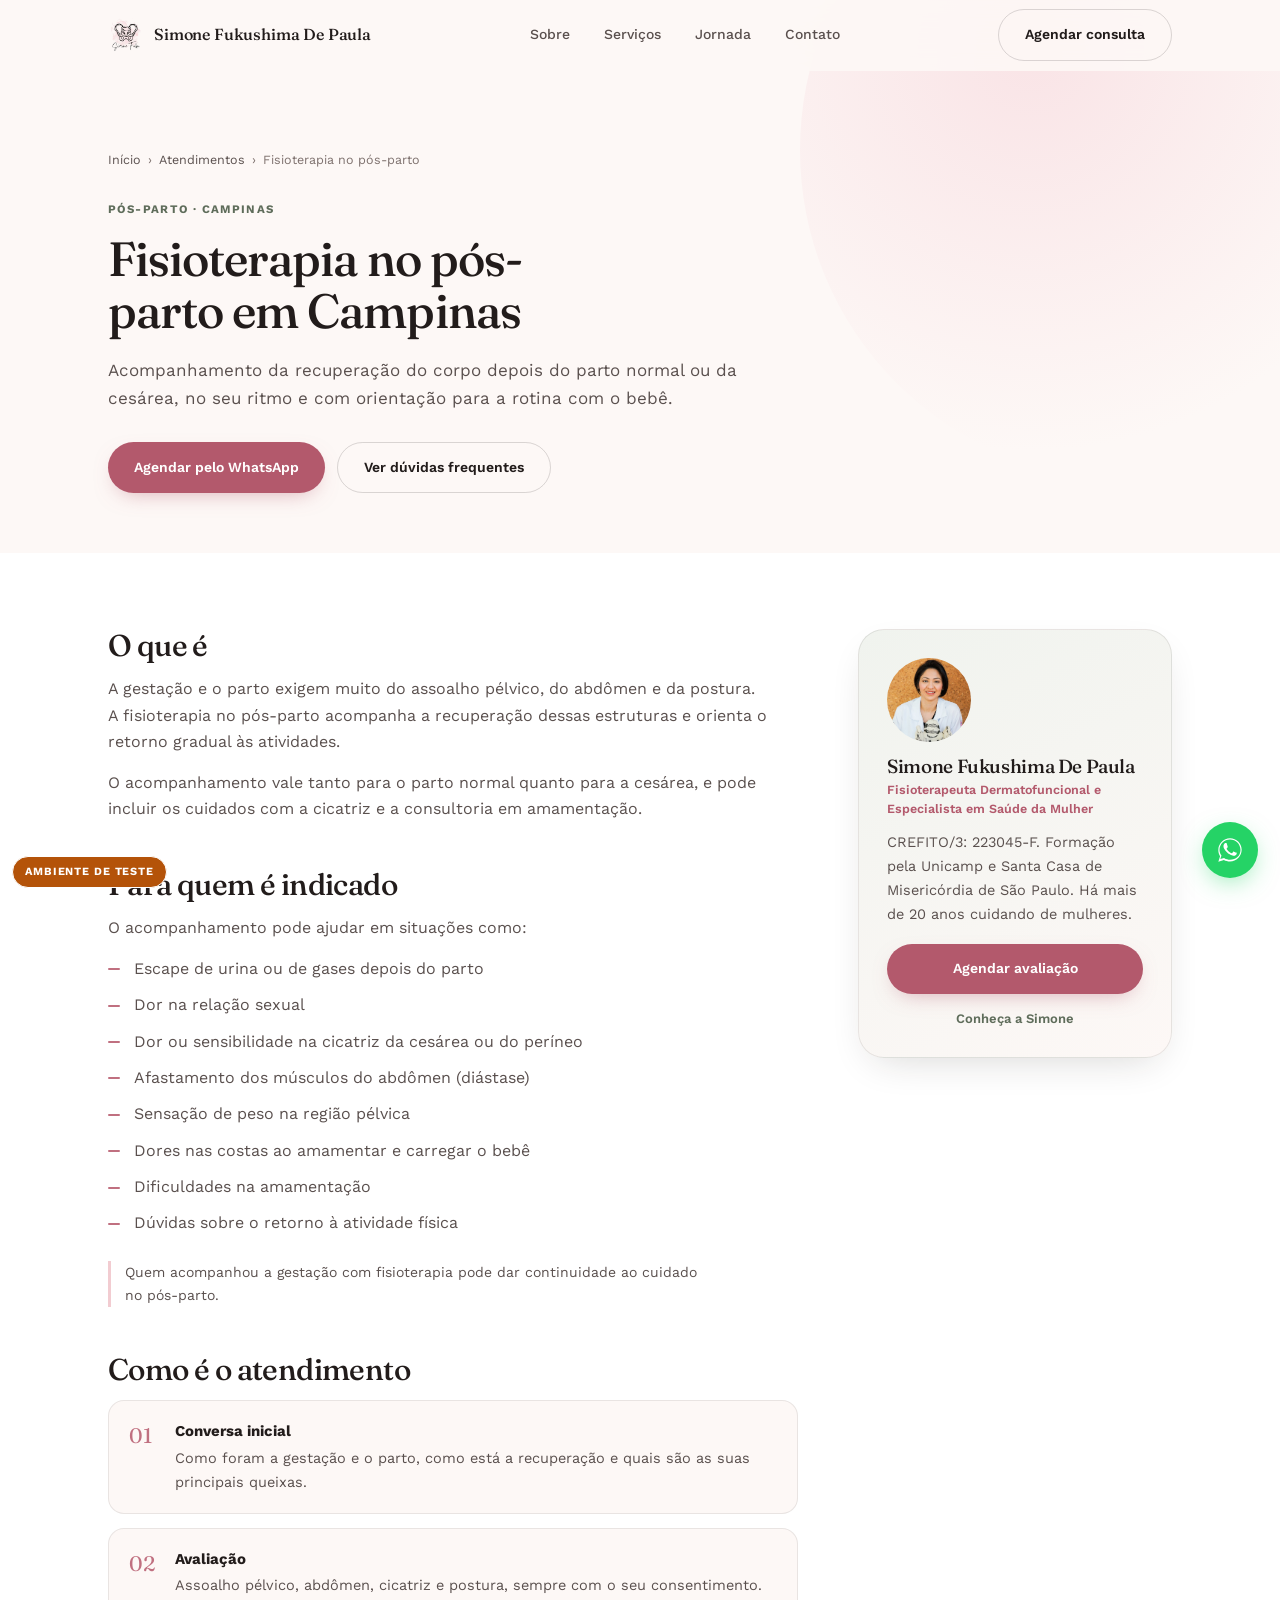
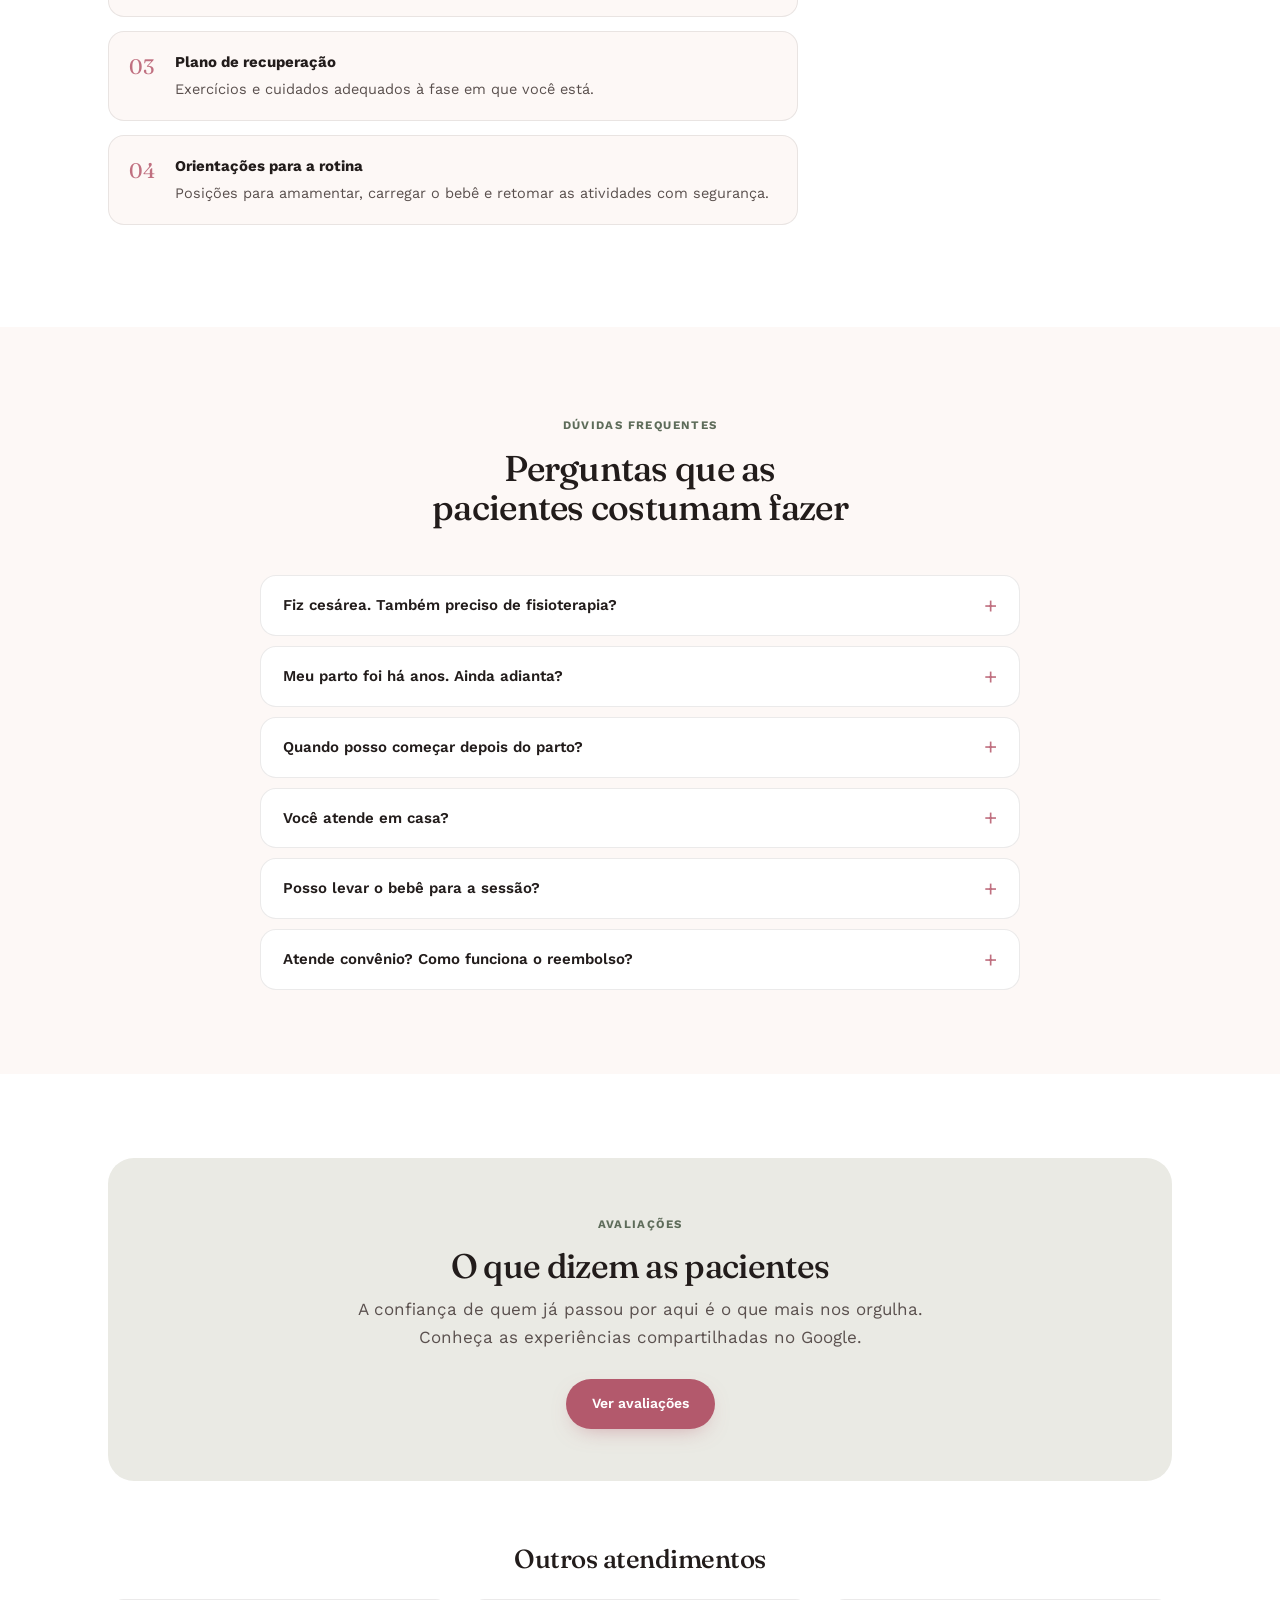
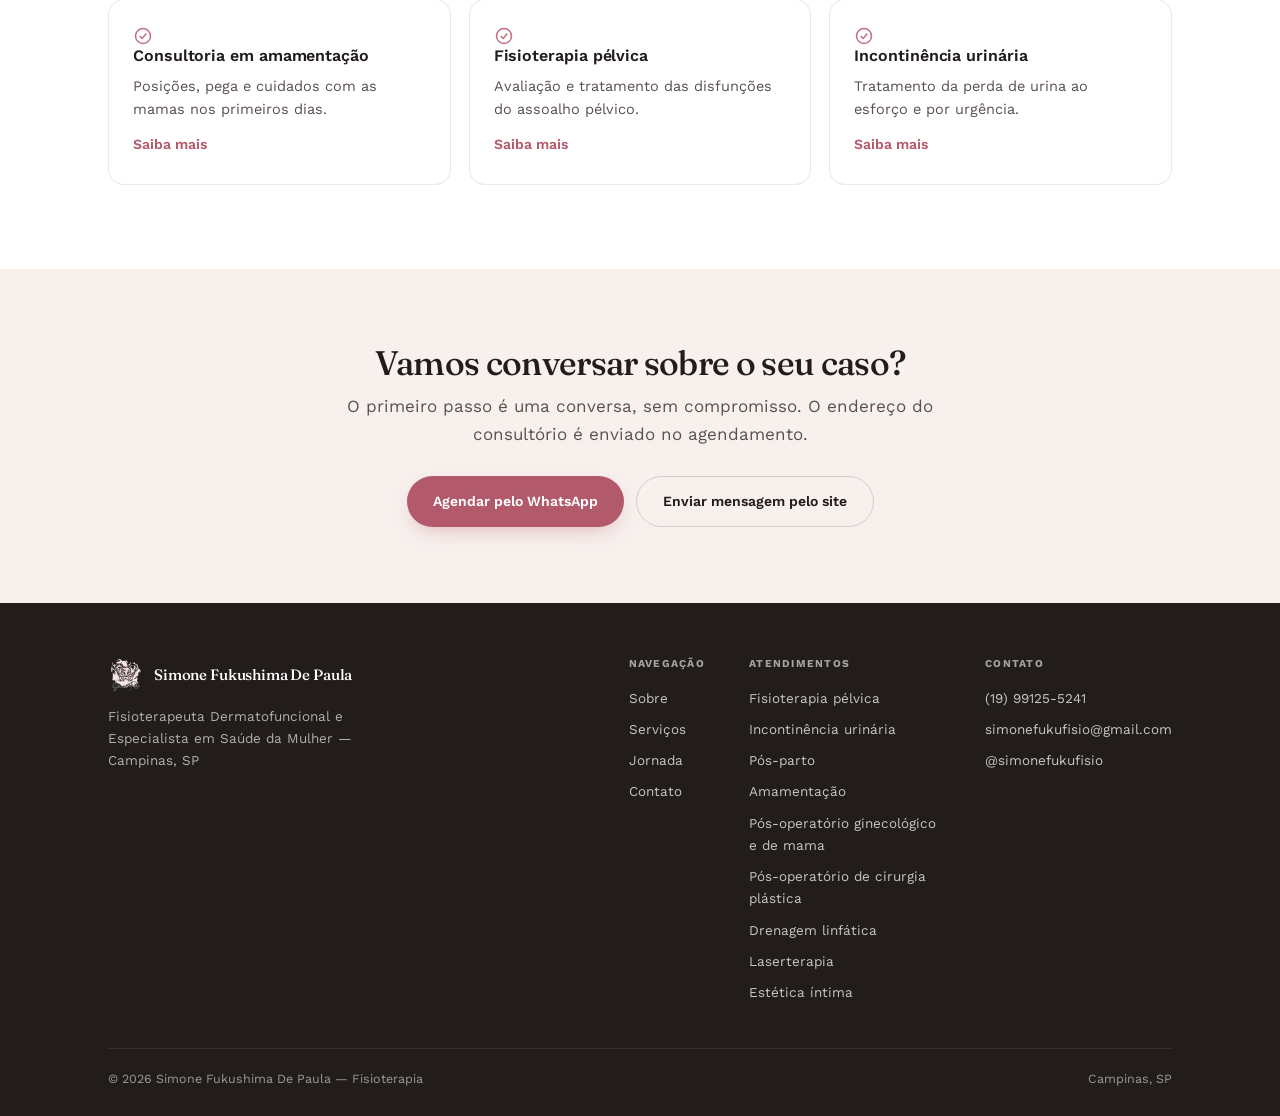
<file: pos-parto/index.html>
<!DOCTYPE html>
<html lang="pt-BR">
<head>
<meta charset="UTF-8">
<meta name="viewport" content="width=device-width, initial-scale=1.0">
<title>Fisioterapia Pós-Parto em Campinas | Simone Fukushima</title>
<meta name="description" content="Fisioterapia no pós-parto em Campinas: recuperação do assoalho pélvico e do abdômen, cuidados com a cicatriz e consultoria em amamentação.">
<link rel="icon" type="image/png" href="/assets/logo.png">
<link rel="canonical" href="https://simonefukufisio.com.br/pos-parto/">

<meta property="og:type"        content="website">
<meta property="og:url"         content="https://simonefukufisio.com.br/pos-parto/">
<meta property="og:title"       content="Fisioterapia Pós-Parto em Campinas | Simone Fukushima">
<meta property="og:description" content="Fisioterapia no pós-parto em Campinas: recuperação do assoalho pélvico e do abdômen, cuidados com a cicatriz e consultoria em amamentação.">
<meta property="og:image"       content="https://simonefukufisio.com.br/assets/simone-fukushima-fisioterapeuta.jpg">
<meta property="og:locale"      content="pt_BR">
<meta name="twitter:card"       content="summary_large_image">

<script type="application/ld+json">
{
  "@context": "https://schema.org",
  "@type": "BreadcrumbList",
  "itemListElement": [
    {
      "@type": "ListItem",
      "position": 1,
      "name": "Início",
      "item": "https://simonefukufisio.com.br/"
    },
    {
      "@type": "ListItem",
      "position": 2,
      "name": "Fisioterapia no pós-parto",
      "item": "https://simonefukufisio.com.br/pos-parto/"
    }
  ]
}
</script>

<!-- ── Google Analytics 4 ── -->
<script async src="https://www.googletagmanager.com/gtag/js?id=G-YCW4MYYGL5"></script>
<script src="/js/site.js" defer></script>

<link rel="preconnect" href="https://fonts.googleapis.com">
<link rel="preconnect" href="https://fonts.gstatic.com" crossorigin>
<link href="https://fonts.googleapis.com/css2?family=Fraunces:ital,opsz,wght@0,9..144,300;0,9..144,400;0,9..144,500;0,9..144,600;1,9..144,400;1,9..144,500&family=Work+Sans:wght@300;400;500;600;700&display=swap" rel="stylesheet">
<link rel="stylesheet" href="/css/styles.css">
</head>
<body>

<!-- COMPARTILHADO:CABECALHO:INICIO -->
<header id="hdr">
  <div class="nav">
    <!-- Zone 1: Logo -->
    <a href="/#top" class="logo-link">
      <img src="/assets/logo.png" alt="Simone Fukushima De Paula" class="logo-img" width="222" height="245">
      <span class="logo-name">Simone Fukushima De Paula</span>
    </a>
    <!-- Zone 2: Nav (centred) -->
    <nav class="nav-links">
      <a href="/#sobre">Sobre</a>
      <a href="/#servicos">Serviços</a>
      <a href="/#jornada">Jornada</a>
      <a href="/#contato">Contato</a>
    </nav>
    <!-- Zone 3: CTA + hamburger -->
    <div class="nav-cta">
      <a href="/#contato" class="btn btn-outline">Agendar consulta</a>
      <button class="hamburger" id="ham" aria-label="Abrir menu">
        <span></span><span></span><span></span>
      </button>
    </div>
  </div>
</header>

<!-- Mobile drawer -->
<div class="nav-drawer" id="drawer">
  <a href="/#sobre">Sobre</a>
  <a href="/#servicos">Serviços</a>
  <a href="/#jornada">Jornada</a>
  <a href="/#contato">Contato</a>
  <a href="/#contato" class="btn btn-primary">Agendar consulta</a>
</div>
<!-- COMPARTILHADO:CABECALHO:FIM -->

<main>
  <section class="servico-hero">
    <div class="blob blob-1"></div>
    <div class="container">
      <nav class="trilha" aria-label="Você está em">
        <a href="/">Início</a><span aria-hidden="true">›</span>
        <a href="/#servicos">Atendimentos</a><span aria-hidden="true">›</span>
        <span aria-current="page">Fisioterapia no pós-parto</span>
      </nav>
      <span class="ey">Pós-parto · Campinas</span>
      <h1>Fisioterapia no pós-parto em Campinas</h1>
      <p class="lead">Acompanhamento da recuperação do corpo depois do parto normal ou da cesárea, no seu ritmo e com orientação para a rotina com o bebê.</p>
      <div class="hero-ctas">
        <a class="btn btn-primary" data-wa="Olá, Simone! Gostaria de agendar uma avaliação de fisioterapia no pós-parto." data-origem="pagina_pos_parto_topo" href="/#contato" target="_blank" rel="noopener">Agendar pelo WhatsApp</a>
        <a class="btn btn-outline" href="#duvidas">Ver dúvidas frequentes</a>
      </div>
    </div>
  </section>

  <section class="servico-corpo">
    <div class="container servico-grid">
      <article class="texto">
        <h2>O que é</h2>
        <p>A gestação e o parto exigem muito do assoalho pélvico, do abdômen e da postura. A fisioterapia no pós-parto acompanha a recuperação dessas estruturas e orienta o retorno gradual às atividades.</p>
        <p>O acompanhamento vale tanto para o parto normal quanto para a cesárea, e pode incluir os cuidados com a cicatriz e a consultoria em amamentação.</p>

        <h2>Para quem é indicado</h2>
        <p>O acompanhamento pode ajudar em situações como:</p>
        <ul class="lista">
          <li>Escape de urina ou de gases depois do parto</li>
          <li>Dor na relação sexual</li>
          <li>Dor ou sensibilidade na cicatriz da cesárea ou do períneo</li>
          <li>Afastamento dos músculos do abdômen (diástase)</li>
          <li>Sensação de peso na região pélvica</li>
          <li>Dores nas costas ao amamentar e carregar o bebê</li>
          <li>Dificuldades na amamentação</li>
          <li>Dúvidas sobre o retorno à atividade física</li>
        </ul>

        <p class="nota">Quem acompanhou a gestação com fisioterapia pode dar continuidade ao cuidado no pós-parto.</p>

        <h2>Como é o atendimento</h2>
        <ol class="passos">
          <li><strong>Conversa inicial</strong><span>Como foram a gestação e o parto, como está a recuperação e quais são as suas principais queixas.</span></li>
          <li><strong>Avaliação</strong><span>Assoalho pélvico, abdômen, cicatriz e postura, sempre com o seu consentimento.</span></li>
          <li><strong>Plano de recuperação</strong><span>Exercícios e cuidados adequados à fase em que você está.</span></li>
          <li><strong>Orientações para a rotina</strong><span>Posições para amamentar, carregar o bebê e retomar as atividades com segurança.</span></li>
        </ol>
      </article>

      <aside class="cartao-lateral" aria-label="Sobre a fisioterapeuta">
        <img class="cartao-foto" src="/assets/simone-fukushima-fisioterapeuta.jpg" alt="Simone Fukushima De Paula" width="900" height="1233" loading="lazy">
        <h2>Simone Fukushima De Paula</h2>
        <span class="role">Fisioterapeuta Dermatofuncional e Especialista em Saúde da Mulher</span>
        <p>CREFITO/3: 223045-F. Formação pela Unicamp e Santa Casa de Misericórdia de São Paulo. Há mais de 20 anos cuidando de mulheres.</p>
        <a class="btn btn-primary" data-wa="Olá, Simone! Gostaria de agendar uma avaliação de fisioterapia no pós-parto." data-origem="pagina_pos_parto_lateral" href="/#contato" target="_blank" rel="noopener">Agendar avaliação</a>
        <a class="cartao-link" href="/#sobre">Conheça a Simone</a>
      </aside>
    </div>
  </section>

  <section class="servico-faq" id="duvidas">
    <div class="container">
      <div class="sec-head">
        <span class="ey">Dúvidas frequentes</span>
        <h2>Perguntas que as pacientes costumam fazer</h2>
      </div>
      <div class="faq">
      <details><summary>Fiz cesárea. Também preciso de fisioterapia?</summary><p>Pode ser indicada. A gestação exige do assoalho pélvico e do abdômen independentemente do tipo de parto, e a cicatriz da cesárea também pode ser acompanhada.</p></details>
      <details><summary>Meu parto foi há anos. Ainda adianta?</summary><p>Sim. Não existe prazo para procurar avaliação, e queixas antigas também podem ser avaliadas e tratadas.</p></details>
      <details><summary>Quando posso começar depois do parto?</summary><p>Logo depois da alta da maternidade. Em alguns casos, a fisioterapia começa ainda na maternidade.</p></details>
      <details><summary>Você atende em casa?</summary><p>Sim. O atendimento no pós-parto, incluindo a consultoria em amamentação, pode ser feito em domicílio.</p></details>
      <details><summary>Posso levar o bebê para a sessão?</summary><p>Pode, sim. Bebês são muito bem-vindos!</p></details>
      <details><summary>Atende convênio? Como funciona o reembolso?</summary><p>O atendimento é particular, sem convênio. Você recebe relatório e recibo para pedir o reembolso ao seu plano de saúde. As regras de reembolso dependem de cada plano.</p></details>
      </div>
    </div>
  </section>

  <section class="servico-fim">
    <div class="container">
      <div class="avaliacoes-caixa">
        <span class="ey">Avaliações</span>
        <h2>O que dizem as pacientes</h2>
        <p class="lead">A confiança de quem já passou por aqui é o que mais nos orgulha. Conheça as experiências compartilhadas no Google.</p>
        <div class="hero-ctas">
          <a class="btn btn-primary" href="https://g.page/r/CfyjZYEnsw8REAI" target="_blank" rel="noopener">Ver avaliações</a>
        </div>
      </div>

      <h2 class="rel-titulo">Outros atendimentos</h2>
      <div class="rel-grid">
        <a class="sc" href="/amamentacao/"><div class="sc-icon r"><svg width="20" height="20" viewBox="0 0 24 24" fill="none" stroke="#c07080" stroke-width="1.8" aria-hidden="true"><circle cx="12" cy="12" r="9"/><path d="M8 12l3 3 5-6"/></svg></div><h3>Consultoria em amamentação</h3><p>Posições, pega e cuidados com as mamas nos primeiros dias.</p><span class="sc-mais">Saiba mais</span></a>
        <a class="sc" href="/fisioterapia-pelvica/"><div class="sc-icon r"><svg width="20" height="20" viewBox="0 0 24 24" fill="none" stroke="#c07080" stroke-width="1.8" aria-hidden="true"><circle cx="12" cy="12" r="9"/><path d="M8 12l3 3 5-6"/></svg></div><h3>Fisioterapia pélvica</h3><p>Avaliação e tratamento das disfunções do assoalho pélvico.</p><span class="sc-mais">Saiba mais</span></a>
        <a class="sc" href="/incontinencia-urinaria/"><div class="sc-icon r"><svg width="20" height="20" viewBox="0 0 24 24" fill="none" stroke="#c07080" stroke-width="1.8" aria-hidden="true"><circle cx="12" cy="12" r="9"/><path d="M8 12l3 3 5-6"/></svg></div><h3>Incontinência urinária</h3><p>Tratamento da perda de urina ao esforço e por urgência.</p><span class="sc-mais">Saiba mais</span></a>
      </div>
    </div>
  </section>

  <section class="cta-final">
    <div class="container">
      <h2>Vamos conversar sobre o seu caso?</h2>
      <p class="lead">O primeiro passo é uma conversa, sem compromisso. O endereço do consultório é enviado no agendamento.</p>
      <div class="hero-ctas">
        <a class="btn btn-primary" data-wa="Olá, Simone! Gostaria de agendar uma avaliação de fisioterapia no pós-parto." data-origem="pagina_pos_parto_final" href="/#contato" target="_blank" rel="noopener">Agendar pelo WhatsApp</a>
        <a class="btn btn-outline" href="/#contato">Enviar mensagem pelo site</a>
      </div>
    </div>
  </section>
</main>

<!-- COMPARTILHADO:RODAPE:INICIO -->
<footer>
  <div class="container">
    <div class="footer-grid">
      <div>
        <a href="/#top" class="logo-link">
          <img src="/assets/logo.png" alt="Simone Fukushima De Paula" class="logo-img" width="222" height="245">
          <span class="logo-name">Simone Fukushima De Paula</span>
        </a>
        <p class="footer-tag">Fisioterapeuta Dermatofuncional e Especialista em Saúde da Mulher — Campinas, SP</p>
      </div>
      <div class="footer-links">
        <div>
          <h5>Navegação</h5>
          <a href="/#sobre">Sobre</a>
          <a href="/#servicos">Serviços</a>
          <a href="/#jornada">Jornada</a>
          <a href="/#contato">Contato</a>
        </div>
        <div>
          <h5>Atendimentos</h5>
          <a href="/fisioterapia-pelvica/">Fisioterapia pélvica</a>
          <a href="/incontinencia-urinaria/">Incontinência urinária</a>
          <a href="/pos-parto/">Pós-parto</a>
          <a href="/amamentacao/">Amamentação</a>
          <a href="/pos-cirurgico/">Pós-operatório ginecológico e de mama</a>
          <a href="/pos-cirurgico-estetico/">Pós-operatório de cirurgia plástica</a>
          <a href="/drenagem-linfatica/">Drenagem linfática</a>
          <a href="/laserterapia/">Laserterapia</a>
          <a href="/estetica-intima/">Estética íntima</a>
        </div>
        <div>
          <h5>Contato</h5>
          <a href="#" id="footerWaLink" target="_blank" rel="noopener">(19) 99125-5241</a>
          <a href="mailto:simonefukufisio@gmail.com">simonefukufisio@gmail.com</a>
          <a href="https://instagram.com/simonefukufisio" target="_blank" rel="noopener">@simonefukufisio</a>
        </div>
      </div>
    </div>
    <div class="footer-bottom">
      <span>&copy; <span id="yr"></span> Simone Fukushima De Paula &mdash; Fisioterapia</span>
      <span>Campinas, SP</span>
    </div>
  </div>
</footer>

<!-- WhatsApp float -->
<a class="wa-float" id="floatWaBtn" href="#" target="_blank" rel="noopener" aria-label="Conversar no WhatsApp">
  <svg width="28" height="28" viewBox="0 0 24 24" fill="white"><path d="M17.5 14.4c-.3-.1-1.7-.9-2-1-.3-.1-.5-.1-.7.1s-.8 1-.9 1.2c-.2.2-.3.2-.6.1-.3-.1-1.3-.5-2.4-1.5-.9-.8-1.5-1.8-1.7-2.1-.2-.3 0-.5.1-.6.1-.1.3-.3.4-.5.1-.1.2-.3.3-.5.1-.2 0-.4 0-.5S9.4 7 9.2 6.5c-.2-.5-.4-.4-.6-.4h-.5c-.2 0-.5.1-.7.3-.3.3-1 1-1 2.4s1 2.8 1.2 3c.1.2 2 3 4.8 4.3 2.8 1.2 2.8.8 3.3.8.5 0 1.7-.7 1.9-1.3.2-.6.2-1.2.2-1.3-.1-.1-.3-.2-.6-.3z"/><path d="M12 2C6.5 2 2 6.5 2 12c0 1.9.5 3.7 1.5 5.3L2 22l4.8-1.5c1.5.8 3.3 1.3 5.2 1.3 5.5 0 10-4.5 10-10S17.5 2 12 2zm0 18.3c-1.7 0-3.4-.5-4.8-1.3l-.3-.2-3.2 1 1-3.1-.2-.3C3.5 15 3 13.5 3 12 3 7 7 3 12 3s9 4 9 9-4 8.3-9 8.3z"/></svg>
</a>
<!-- COMPARTILHADO:RODAPE:FIM -->

</body>
</html>
</file>
<file: css/styles.css>
/* Simone Fukushima De Paula — estilos compartilhados por todas as páginas */
/* ── Tokens ── */
:root {
  --rosa:       #eebac0;
  --rosa-deep:  #c07080;  /* decorativo: ícones, números, bordas, texto grande */
  --rosa-ink:   #b3596c;  /* texto pequeno e botões: contraste 4,5:1 com branco (WCAG AA) */
  --rosa-soft:  #f8dde1;
  --rosa-mid:   #f2ccd1;
  --verde:      #a3ab9d;
  --verde-deep: #5e6c5a;  /* escurecido: contraste 4,5:1 também sobre o fundo verde */
  --verde-soft: #eaeae4;
  --cream:      #fdf8f6;
  --cream-2:    #f7f0ed;
  --white:      #ffffff;
  --ink:        #221c1b;
  --ink-2:      #5a504e;
  --ink-3:      #7d706d;  /* escurecido de #9c908e: o anterior não passava no contraste mínimo */
  --line:       rgba(34,28,27,0.09);
  --r-lg:  26px;
  --r-md:  16px;
  --r-sm:   8px;
  --sh-sm: 0 4px 14px -4px rgba(34,28,27,0.10);
  --sh:    0 14px 40px -16px rgba(34,28,27,0.20);
  --sh-lg: 0 24px 56px -24px rgba(34,28,27,0.26);
  --ff-d: "Fraunces", serif;
  --ff-b: "Work Sans", sans-serif;
  --mw: 1120px;
}
*, *::before, *::after { margin:0; padding:0; box-sizing:border-box; }
html { scroll-behavior:smooth; }
body {
  font-family:var(--ff-b); color:var(--ink);
  background:var(--cream); line-height:1.65;
  -webkit-font-smoothing:antialiased; font-size:16px;
}
img,svg { display:block; max-width:100%; }
a { color:inherit; text-decoration:none; }
ul { list-style:none; }
button { font-family:inherit; cursor:pointer; border:none; background:none; }
h1,h2,h3,h4 {
  font-family:var(--ff-d); font-weight:500;
  letter-spacing:-0.02em; color:var(--ink); line-height:1.1;
  text-wrap:balance;   /* títulos sem palavra sozinha na última linha */
}
p { max-width:62ch; text-wrap:pretty; }
.container { width:100%; max-width:var(--mw); margin:0 auto; padding:0 28px; }

/* ── Eyebrow ── */
.ey {
  display:inline-block; font-size:11.5px; letter-spacing:0.12em;
  text-transform:uppercase; font-weight:700;
  color:var(--verde-deep); margin-bottom:14px;
}
/* ── Lead ── */
.lead { color:var(--ink-2); font-size:17px; line-height:1.65; }

/* ── Buttons ── */
.btn {
  display:inline-flex; align-items:center; justify-content:center;
  gap:8px; padding:13px 26px; border-radius:100px;
  font-weight:600; font-size:14px; white-space:nowrap;
  transition:transform .2s ease, box-shadow .2s ease, background .2s ease, color .2s ease, border-color .2s ease;
  -webkit-tap-highlight-color:transparent;
}
/* Resposta no momento do toque, não só ao soltar */
.btn:active { transform:scale(0.97); transition-duration:.08s; }
.btn-primary {
  background:var(--rosa-ink); color:var(--white);
  box-shadow:0 8px 22px -10px rgba(179,89,108,0.55);
}
.btn-primary:hover { background:#a54e61; transform:translateY(-1px); box-shadow:0 12px 26px -10px rgba(179,89,108,0.6); }
.btn-primary:active { transform:scale(0.97); }
.btn-outline {
  background:transparent; color:var(--ink);
  border:1.5px solid rgba(34,28,27,0.16);
}
.btn-outline:hover { border-color:var(--rosa-ink); color:var(--rosa-ink); }

/* ════════════════════════
   HEADER — layout 3-zone
════════════════════════ */
header {
  position:fixed; top:0; left:0; right:0; z-index:100;
  background:rgba(253,248,246,0.92);
  backdrop-filter:blur(16px) saturate(1.5);
  -webkit-backdrop-filter:blur(16px) saturate(1.5);
  border-bottom:1px solid transparent;
  transition:border-color .3s, box-shadow .3s;
}
header.scrolled {
  border-bottom-color:var(--line);
  box-shadow:0 2px 18px -6px rgba(34,28,27,0.09);
}
.nav {
  display:grid;
  grid-template-columns:auto 1fr auto;
  align-items:center;
  gap:24px;
  padding:0 28px; height:70px;
  max-width:var(--mw); margin:0 auto;
}
/* Zone 1 — Logo */
.logo-link {
  display:flex; align-items:center; gap:10px;
  flex-shrink:0; text-decoration:none;
}
.logo-img { width:36px; height:auto; flex-shrink:0; }
.logo-name {
  font-family:var(--ff-d); font-size:16px; font-weight:500;
  color:var(--ink); white-space:nowrap; letter-spacing:-0.01em;
  line-height:1.2;
}
/* Zone 2 — Nav links (centred) */
.nav-links {
  display:flex; align-items:center; justify-content:center; gap:34px;
}
.nav-links a {
  font-size:14px; font-weight:500; color:var(--ink-2);
  transition:color .18s; white-space:nowrap;
}
.nav-links a:hover { color:var(--rosa-ink); }
/* Zone 3 — CTA */
.nav-cta { display:flex; align-items:center; gap:12px; }
/* Hamburger */
.hamburger {
  display:none; flex-direction:column; gap:5px;
  width:22px; cursor:pointer; background:none; border:none;
  z-index:110;
}
.hamburger span {
  height:2px; width:100%; background:var(--ink);
  border-radius:2px; transition:.3s; display:block;
}
/* Mobile drawer */
.nav-drawer {
  display:none; position:fixed; top:0; right:0; bottom:0;
  width:72%; max-width:290px;
  background:var(--white); flex-direction:column;
  padding:88px 28px 28px; gap:6px;
  box-shadow:-16px 0 40px rgba(34,28,27,0.12); z-index:95;
}
.nav-drawer.open { display:flex; }
.nav-drawer a {
  font-size:16px; font-weight:500; color:var(--ink-2);
  padding:10px 0; border-bottom:1px solid var(--line);
  transition:color .18s;
}
.nav-drawer a:hover { color:var(--rosa-deep); }
.nav-drawer .btn { margin-top:16px; width:100%; justify-content:center; padding:13px 26px; border-bottom:none; font-size:14px; font-weight:600; }
.nav-drawer .btn-primary, .nav-drawer .btn-primary:hover { color:var(--white); }

/* ════════════════════════
   HERO
════════════════════════ */
.hero {
  padding:142px 0 96px; overflow:hidden;
  position:relative; background:var(--cream);
}
.blob {
  position:absolute; border-radius:50%; z-index:0; pointer-events:none;
}
.blob-1 {
  top:-180px; right:-180px; width:660px; height:660px;
  background:radial-gradient(circle at 35% 35%, var(--rosa-soft), transparent 66%);
  opacity:.75;
}
.blob-2 {
  bottom:-180px; left:-160px; width:540px; height:540px;
  background:radial-gradient(circle at 55% 45%, var(--verde-soft), transparent 66%);
  opacity:.65;
}
.hero-inner {
  position:relative; z-index:1;
  display:grid; grid-template-columns:1.1fr 0.9fr; gap:60px; align-items:center;
}
.hero h1 { font-size:clamp(32px,4vw,52px); margin-bottom:18px; margin-top:4px; }
.hero h1 em { font-style:italic; color:var(--rosa-deep); }
.hero h1 .ey { display:block; font-family:var(--ff-b); font-size:11.5px; letter-spacing:0.1em; line-height:1.7; margin-top:-4px; margin-bottom:19px; max-width:52ch; }
.hero .lead { margin-bottom:10px; max-width:46ch; }
.hero-sub { font-size:15px; color:var(--ink-3); margin-bottom:32px; }
.hero-ctas { display:flex; gap:12px; flex-wrap:wrap; margin-bottom:40px; }
.trust-row {
  display:flex; gap:36px; flex-wrap:wrap;
  padding-top:24px; border-top:1px solid var(--line);
}
.trust-item { display:flex; flex-direction:column; gap:2px; }
.trust-item strong {
  font-family:var(--ff-d); font-size:22px;
  color:var(--rosa-deep); font-weight:500; line-height:1;
}
.trust-item span { font-size:13px; color:var(--ink-3); line-height:1.45; max-width:18ch; }
/* Photo frame */
.hero-visual {
  position:relative; aspect-ratio:4/5; border-radius:var(--r-lg);
  background:linear-gradient(148deg, var(--rosa-soft) 0%, var(--verde-soft) 100%);
  padding:11px; box-shadow:var(--sh-lg);
}
.hero-photo {
  width:100%; height:100%; object-fit:cover; object-position:center top;
  border-radius:calc(var(--r-lg) - 7px);
}

/* Wave */
.wave { display:block; width:100%; line-height:0; }
.wave svg { width:100%; height:68px; }

/* ════════════════════════
   SOBRE
════════════════════════ */
.sobre { background:var(--white); padding:96px 0; }
.sobre-grid { display:grid; grid-template-columns:1fr 1.2fr; gap:52px; align-items:start; }

.sobre-card {
  background:linear-gradient(152deg, #f0f3ee 0%, #fdf8f6 100%);
  border-radius:var(--r-lg); padding:36px;
  box-shadow:var(--sh-sm); border:1px solid var(--line);
}
.sobre-card h3 { font-size:22px; margin-bottom:4px; }
.sobre-card .role {
  display:block; color:var(--rosa-deep); font-weight:600;
  font-size:13.5px; margin-bottom:14px; line-height:1.5; color:var(--rosa-ink);
}
.sobre-card .cred {
  display:inline-flex; align-items:center; gap:6px;
  background:var(--white); border:1px solid var(--line);
  border-radius:100px; padding:5px 12px;
  font-size:12px; font-weight:700; color:var(--verde-deep);
  letter-spacing:0.03em; margin-bottom:16px; flex-wrap:wrap; row-gap:0;
}
.sobre-card .formacao {
  font-size:15px; color:var(--ink-2); margin-bottom:18px; line-height:1.65; max-width:none;
}
.sobre-card .frase {
  font-size:15px; color:var(--ink-2); font-style:italic;
  border-left:3px solid var(--rosa-mid); padding-left:14px;
  line-height:1.65; max-width:none; background:none;
}

.sobre-content { padding-top:6px; }
.sobre-content h2 { font-size:clamp(24px,2.6vw,34px); margin-bottom:10px; }
.sobre-content .lead { margin-bottom:26px; }
.subtopic { margin-bottom:18px; padding-left:0; }
.subtopic-label {
  display:flex; align-items:center; gap:8px;
  font-family:var(--ff-b); font-size:15px; font-weight:700;
  color:var(--ink); margin-bottom:5px;
}
.subtopic-label::before {
  content:""; width:18px; height:2px;
  background:var(--rosa-deep); border-radius:2px; flex-shrink:0;
}
.subtopic p { font-size:15px; color:var(--ink-2); max-width:none; }
.pill-row { display:flex; flex-wrap:wrap; gap:7px; margin-top:22px; }
.pill {
  padding:6px 14px; border-radius:100px;
  background:var(--rosa-soft); color:var(--rosa-ink);
  font-size:12.5px; font-weight:600; white-space:nowrap;
}
.pill.g { background:var(--verde-soft); color:var(--verde-deep); }

/* ════════════════════════
   SERVIÇOS
════════════════════════ */
.servicos { padding:96px 0; background:var(--cream); }
.sec-head { max-width:560px; margin:0 auto 48px; text-align:center; }
.sec-head h2 { font-size:clamp(24px,2.8vw,36px); margin-bottom:10px; }
.sec-head .lead { margin:0 auto; }
.services-grid { display:grid; grid-template-columns:repeat(3,1fr); gap:18px; }
.sc {
  background:var(--white); border-radius:var(--r-md);
  padding:26px 24px; border:1px solid var(--line);
  transition:transform .22s ease, box-shadow .22s ease, border-color .22s ease;
}
/* Só o card que é link reage ao mouse; o que não é clicável não deve parecer clicável */
a.sc:hover { transform:translateY(-3px); box-shadow:var(--sh); border-color:transparent; }
a.sc:active { transform:scale(0.99); transition-duration:.08s; }
.sc h3 {
  font-size:16px; margin-bottom:8px; font-weight:600;
  font-family:var(--ff-b); color:var(--ink); line-height:1.3; letter-spacing:-0.005em;
}
.sc p { font-size:14.5px; color:var(--ink-2); line-height:1.6; max-width:none; }

/* ════════════════════════
   JORNADA
════════════════════════ */
.jornada { background:var(--verde-soft); padding:96px 0; }
.jornada-track {
  display:grid; grid-template-columns:repeat(3,1fr); gap:0;
  position:relative; margin-top:24px;
}
.jornada-track::before {
  content:""; position:absolute; top:32px; left:11%; right:11%; height:1.5px;
  background:repeating-linear-gradient(90deg,var(--verde-deep) 0 7px,transparent 7px 16px);
  opacity:.35;
}
.jornada-step { padding:0 26px; position:relative; }
.j-num {
  width:64px; height:64px; border-radius:50%;
  background:var(--white); display:flex; align-items:center; justify-content:center;
  font-family:var(--ff-d); font-size:19px; font-weight:500; color:var(--rosa-deep);
  box-shadow:var(--sh); margin-bottom:22px; position:relative; z-index:1;
}
.jornada-step h4 { font-size:20px; margin-bottom:9px; }
.jornada-step p { font-size:15px; color:var(--ink-2); max-width:none; }

/* ════════════════════════
   DIFERENCIAIS
════════════════════════ */
.diferenciais { padding:96px 0; background:var(--white); }
.dif-grid { display:grid; grid-template-columns:repeat(4,1fr); gap:28px; }
.dif-item { text-align:center; padding:8px 12px; }
.dif-icon {
  width:52px; height:52px; border-radius:50%;
  background:linear-gradient(140deg, var(--rosa-soft), var(--verde-soft));
  display:flex; align-items:center; justify-content:center; margin:0 auto 16px;
}
.dif-item h4 { font-size:16px; margin-bottom:7px; font-family:var(--ff-b); font-weight:600; }
.dif-item p { font-size:14.5px; color:var(--ink-2); margin:0 auto; max-width:26ch; }

/* ════════════════════════
   CONTATO
════════════════════════ */
.contato { background:var(--cream-2); padding:96px 0; }
.contato-grid { display:grid; grid-template-columns:0.9fr 1.1fr; gap:52px; }
.contato-info h2 { font-size:clamp(24px,2.8vw,34px); margin-bottom:8px; }
.contato-info > .lead { margin-bottom:30px; }
.ic {
  display:flex; gap:13px; align-items:flex-start;
  padding:14px 0; border-bottom:1px solid var(--line);
}
.ic:last-child { border-bottom:none; }
.ic-icon {
  width:38px; height:38px; border-radius:9px; flex-shrink:0;
  background:var(--white); display:flex; align-items:center; justify-content:center;
  box-shadow:var(--sh-sm);
}
.ic h4 { font-size:14px; font-weight:600; font-family:var(--ff-b); margin-bottom:2px; color:var(--ink); }
.ic p { font-size:15px; color:var(--ink-2); max-width:none; }
.ic a:hover { color:var(--rosa-ink); }

.form-card {
  background:var(--white); border-radius:var(--r-lg);
  padding:38px; box-shadow:var(--sh);
}
.form-card h3 {
  font-size:19px; margin-bottom:22px;
  font-family:var(--ff-b); font-weight:700;
}
.form-row { display:grid; grid-template-columns:1fr 1fr; gap:13px; }
.field { margin-bottom:14px; }
.field label {
  display:block; font-size:13.5px; font-weight:600;
  color:var(--ink-2); margin-bottom:6px;
}
.field input, .field select, .field textarea {
  width:100%; padding:12px 14px; border-radius:10px;
  border:1.5px solid rgba(34,28,27,0.13); background:var(--cream);
  font-family:inherit; font-size:16px; color:var(--ink);  /* 16px evita o zoom automático do iPhone ao tocar no campo */
  transition:border-color .18s, background .18s;
  appearance:none; -webkit-appearance:none;
}
.field select {
  background-image:url("data:image/svg+xml,%3Csvg xmlns='http://www.w3.org/2000/svg' width='16' height='16' viewBox='0 0 24 24' fill='none' stroke='%239c908e' stroke-width='2' stroke-linecap='round' stroke-linejoin='round'%3E%3Cpolyline points='6 9 12 15 18 9'/%3E%3C/svg%3E");
  background-repeat:no-repeat;
  background-position:right 12px center;
  padding-right:38px;
  cursor:pointer;
}
.field input:focus, .field select:focus, .field textarea:focus {
  outline:none; border-color:var(--rosa-ink); background:var(--white);
  box-shadow:0 0 0 4px rgba(179,89,108,0.12);
}
.field textarea { resize:vertical; min-height:90px; }
.form-note { font-size:12.5px; color:var(--ink-3); margin-top:10px; text-align:center; line-height:1.6; }

/* ════════════════════════
   FOOTER
════════════════════════ */
footer { background:var(--ink); color:var(--white); padding:52px 0 26px; }
.footer-grid {
  display:flex; justify-content:space-between; align-items:flex-start;
  flex-wrap:wrap; gap:32px; padding-bottom:36px;
  border-bottom:1px solid rgba(255,255,255,0.08);
}
footer .logo-name { color:var(--white); font-size:15px; }
.footer-tag { font-size:13.5px; color:rgba(255,255,255,0.65); max-width:32ch; margin-top:10px; line-height:1.65; }
.footer-links { display:flex; gap:44px; flex-wrap:wrap; }
.footer-links h5 {
  font-size:10.5px; text-transform:uppercase; letter-spacing:0.12em;
  color:rgba(255,255,255,0.6); margin-bottom:14px; font-weight:700;
}
.footer-links a { display:block; font-size:13.5px; margin-bottom:9px; color:rgba(255,255,255,0.75); transition:color .18s; }
.footer-links a:hover { color:var(--rosa); }
.footer-bottom {
  padding-top:20px; display:flex; justify-content:space-between;
  flex-wrap:wrap; gap:8px; font-size:12.5px; color:rgba(255,255,255,0.55);
}

/* WhatsApp float */
.wa-float {
  position:fixed; bottom:22px; right:22px; z-index:200;
  width:56px; height:56px; border-radius:50%; background:#25D366;
  display:flex; align-items:center; justify-content:center;
  box-shadow:0 8px 26px -6px rgba(37,211,102,0.52);
  animation:wa-pulse 2.8s ease-in-out 1.5s 3;  /* chama a atenção ao abrir a página e depois para */
  transition:transform .2s;
}
.wa-float:hover { transform:scale(1.06); }
.wa-float:active { transform:scale(0.94); transition-duration:.08s; }
@keyframes wa-pulse {
  0%   { box-shadow:0 8px 26px -6px rgba(37,211,102,0.52), 0 0 0 0   rgba(37,211,102,0.38); }
  65%  { box-shadow:0 8px 26px -6px rgba(37,211,102,0.52), 0 0 0 14px rgba(37,211,102,0); }
  100% { box-shadow:0 8px 26px -6px rgba(37,211,102,0.52), 0 0 0 0   rgba(37,211,102,0); }
}
@media (prefers-reduced-motion:reduce) {
  .wa-float { animation:none; }
  * { scroll-behavior:auto !important; }
  .btn, .sc, .wa-float { transition:none; }
  .btn:active, a.sc:active, .wa-float:active, .btn-primary:hover, a.sc:hover { transform:none; }
}

/* ════════════════════════
   RESPONSIVO
════════════════════════ */
@media (max-width:1024px) {
  .services-grid { grid-template-columns:repeat(2,1fr); }
  .dif-grid { grid-template-columns:repeat(2,1fr); }
}
@media (max-width:860px) {
  .hero-inner { grid-template-columns:1fr; }
  .hero-visual { max-width:380px; margin:0 auto; order:-1; }
  .sobre-grid { grid-template-columns:1fr; }
  .jornada-track { grid-template-columns:1fr; gap:36px; }
  .jornada-track::before { display:none; }
  .contato-grid { grid-template-columns:1fr; }
}
@media (max-width:680px) {
  .nav-links, .nav-cta .btn { display:none; }
  .nav-cta { grid-column:3; }
  .hamburger { display:flex; }
  /* Menu: entra pela direita e sai pela direita, acompanhando o toque */
  .nav-drawer {
    display:flex; visibility:hidden; transform:translateX(104%);
    transition:transform .32s cubic-bezier(.32,.72,0,1), visibility 0s linear .32s;
  }
  .nav-drawer.open {
    visibility:visible; transform:none;
    transition:transform .32s cubic-bezier(.32,.72,0,1), visibility 0s;
  }
  .container { padding:0 22px; }
  .hero { padding:112px 0 64px; }
  .hero h1 { font-size:31px; }
  .hero-ctas .btn { flex:1 1 100%; }
  .trust-row { display:grid; grid-template-columns:repeat(3,1fr); gap:14px; }
  .trust-item span { font-size:12.5px; }
  .sobre, .servicos, .jornada, .diferenciais, .contato { padding:72px 0; }
  .avaliacoes { padding-bottom:72px; }
  .sobre-card, .form-card { padding:28px 22px; }
  .form-row { grid-template-columns:1fr; gap:0; }
  .services-grid { grid-template-columns:1fr; gap:12px; }
  .sc { padding:22px 20px; }
  .sec-head { margin-bottom:36px; }
  /* Diferenciais em lista: ícone à esquerda, texto à direita */
  .dif-grid { grid-template-columns:1fr; gap:22px; }
  .dif-item { display:grid; grid-template-columns:52px 1fr; column-gap:16px; text-align:left; padding:0; }
  .dif-icon { grid-row:span 2; margin:0; }
  .dif-item h4 { margin:2px 0 3px; }
  .dif-item p { margin:0; max-width:none; }
  .avaliacoes-caixa { padding:40px 22px; }
  .footer-grid { flex-direction:column; }
  .footer-links { gap:24px; }
}

/* ════════════════════════
   UTILITÁRIOS (antes eram estilos inline)
════════════════════════ */
.sec-head .lead.lead-center { margin:12px auto 0; }
.wave-flip { transform:rotate(180deg); }
.btn-block { width:100%; justify-content:center; font-size:15px; padding:14px; }

/* Confirmação do formulário */
.form-ok { text-align:center; padding:32px 16px; }
.form-ok-icon {
  width:56px; height:56px; border-radius:50%; background:var(--verde-soft);
  display:flex; align-items:center; justify-content:center; margin:0 auto 18px;
}
.form-ok h3 { font-size:19px; margin-bottom:10px; font-family:var(--ff-b); font-weight:700; }
.form-ok-text { color:var(--ink-2); font-size:14.5px; max-width:34ch; margin:0 auto; line-height:1.7; }
.form-ok-alt { margin:18px auto 0; font-size:13px; color:var(--ink-3); }
.form-ok-alt a { color:var(--rosa-ink); font-weight:600; }

/* Página de erro 404 */
.pagina-simples { padding:170px 0 110px; text-align:center; }
.pagina-simples h1 { font-size:clamp(28px,4vw,44px); margin-bottom:14px; }
.pagina-simples .lead { margin:0 auto 30px; }
.pagina-simples .hero-ctas { justify-content:center; margin-bottom:0; }

/* Selo exibido apenas fora do domínio oficial (pré-visualização e testes) */
.aviso-teste {
  position:fixed; left:12px; bottom:12px; z-index:300;
  padding:6px 12px; border-radius:100px;
  background:#b45309; color:#fff; border:1.5px solid #fff;
  font-family:var(--ff-b); font-size:11px; font-weight:700;
  letter-spacing:0.08em; text-transform:uppercase;
  pointer-events:none;
}

/* ════════════════════════
   ACESSIBILIDADE
════════════════════════ */
@media (max-width:680px) and (prefers-reduced-motion:reduce) {
  .nav-drawer, .nav-drawer.open { transition:none; }
}
/* Quem pede menos transparência: cabeçalho sólido */
@media (prefers-reduced-transparency:reduce) {
  header { background:var(--cream); backdrop-filter:none; -webkit-backdrop-filter:none; }
}
/* Quem pede mais contraste: bordas definidas */
@media (prefers-contrast:more) {
  :root { --line:rgba(34,28,27,0.35); --ink-2:#3d3533; --ink-3:#5a504e; }
  header { background:var(--cream); }
}
a:focus-visible, button:focus-visible, summary:focus-visible,
input:focus-visible, select:focus-visible, textarea:focus-visible {
  outline:2px solid var(--rosa-ink); outline-offset:3px;
}

/* ════════════════════════
   PÁGINAS DE SERVIÇO
════════════════════════ */
.servico-hero { padding:150px 0 60px; background:var(--cream); position:relative; overflow:hidden; }
.servico-hero .container { position:relative; z-index:1; }
.trilha { display:flex; flex-wrap:wrap; gap:7px; font-size:12.5px; color:var(--ink-3); margin-bottom:24px; }
.trilha a { color:var(--ink-2); }
.trilha a:hover { color:var(--rosa-ink); }
.servico-hero h1 { font-size:clamp(30px,4vw,48px); max-width:21ch; margin-bottom:18px; }
.servico-hero .lead { max-width:58ch; margin-bottom:30px; }
.servico-hero .hero-ctas { margin-bottom:0; }

.servico-corpo { background:var(--white); padding:76px 0 84px; }
.servico-grid { display:grid; grid-template-columns:minmax(0,1.65fr) minmax(250px,0.75fr); gap:60px; align-items:start; }
.texto h2 { font-size:clamp(22px,2.4vw,30px); margin:46px 0 14px; }
.texto h2:first-child { margin-top:0; }
.texto p { color:var(--ink-2); margin-bottom:14px; max-width:66ch; }
.lista { display:grid; gap:10px; margin:8px 0 18px; }
.lista li { position:relative; padding-left:26px; color:var(--ink-2); }
.lista li::before {
  content:""; position:absolute; left:0; top:0.78em;
  width:12px; height:2px; background:var(--rosa-deep); border-radius:2px;
}
.passos { counter-reset:passo; list-style:none; padding:0; display:grid; gap:14px; margin:12px 0 18px; }
.passos li {
  counter-increment:passo; position:relative;
  padding:18px 20px 18px 66px; background:var(--cream);
  border:1px solid var(--line); border-radius:var(--r-md);
}
.passos li::before {
  content:counter(passo, decimal-leading-zero);
  position:absolute; left:20px; top:17px;
  font-family:var(--ff-d); font-size:21px; color:var(--rosa-deep);
}
.passos strong { display:block; color:var(--ink); margin-bottom:3px; font-size:15px; }
.passos span { display:block; color:var(--ink-2); font-size:14.5px; }
.nota {
  font-size:14px; color:var(--ink-2); margin-top:24px;
  border-left:3px solid var(--rosa-mid); padding-left:14px;
}

.cartao-lateral {
  position:sticky; top:96px;
  background:linear-gradient(152deg, #f0f3ee 0%, #fdf8f6 100%);
  border:1px solid var(--line); border-radius:var(--r-lg);
  padding:28px; box-shadow:var(--sh);
}
.cartao-foto { width:84px; height:84px; border-radius:50%; object-fit:cover; object-position:center 10%; margin-bottom:14px; }
.cartao-lateral h2 { font-family:var(--ff-d); font-size:19px; margin-bottom:4px; }
.cartao-lateral .role { display:block; color:var(--rosa-ink); font-weight:600; font-size:12.5px; line-height:1.5; margin-bottom:12px; }
.cartao-lateral p { font-size:14.5px; color:var(--ink-2); margin-bottom:18px; max-width:none; }
.cartao-lateral .btn { width:100%; }
.cartao-link { display:block; text-align:center; margin-top:14px; font-size:13px; font-weight:600; color:var(--verde-deep); }
.cartao-link:hover { color:var(--rosa-ink); }

.servico-faq { background:var(--cream); padding:84px 0; }
.faq { max-width:760px; margin:0 auto; display:grid; gap:10px; }
.faq details { background:var(--white); border:1px solid var(--line); border-radius:var(--r-md); padding:0 22px; }
.faq summary {
  cursor:pointer; list-style:none; position:relative;
  padding:17px 32px 17px 0; font-weight:600; font-size:15px; color:var(--ink);
}
.faq summary::-webkit-details-marker { display:none; }
.faq summary::after {
  content:"+"; position:absolute; right:0; top:50%; transform:translateY(-50%);
  font-size:22px; font-weight:400; color:var(--rosa-deep); line-height:1;
}
.faq details[open] summary::after { content:"–"; }
.faq details p { color:var(--ink-2); font-size:14.5px; padding-bottom:18px; max-width:none; }

.servico-fim { background:var(--white); padding:84px 0; }
.rel-titulo { font-size:clamp(20px,2.2vw,26px); text-align:center; margin:64px 0 26px; }
.rel-grid { display:grid; grid-template-columns:repeat(3,1fr); gap:18px; }

/* Cartão de serviço clicável (página inicial e páginas relacionadas) */
a.sc { display:block; color:inherit; }
.sc-mais { display:inline-block; margin-top:12px; font-size:14px; font-weight:600; color:var(--rosa-ink); }
a.sc:hover .sc-mais { text-decoration:underline; }

.cta-final { background:var(--cream-2); padding:76px 0; text-align:center; }
.cta-final h2 { font-size:clamp(24px,2.8vw,34px); margin-bottom:10px; }
.cta-final .lead { margin:0 auto 28px; }
.cta-final .hero-ctas { justify-content:center; margin-bottom:0; }

/* ════════════════════════
   AVALIAÇÕES NO GOOGLE
════════════════════════ */
.avaliacoes { background:var(--white); padding:0 0 96px; }
.avaliacoes-caixa {
  background:var(--verde-soft); border-radius:var(--r-lg);
  padding:52px 28px; text-align:center;
}
.avaliacoes-caixa h2 { font-size:clamp(24px,2.8vw,34px); margin-bottom:10px; }
.avaliacoes-caixa .lead { margin:0 auto; max-width:52ch; }
.avaliacoes-caixa .hero-ctas { justify-content:center; margin:28px 0 0; }
.servico-fim .avaliacoes-caixa { margin:0; }

/* Rodapé com 3 colunas de links */
.footer-links a { max-width:24ch; }

/* ════════════════════════
   PENDÊNCIAS DE CONTEÚDO
   Ficam ocultas em produção. Aparecem só fora do domínio oficial,
   onde o script marca <html class="ambiente-teste">.
════════════════════════ */
[data-pendente] { display:none !important; }
.ambiente-teste [data-pendente] {
  display:block !important;
  background:#fff7ed; border:2px dashed #b45309; border-radius:var(--r-sm);
  color:#7c2d12; font-size:13.5px; line-height:1.6;
  padding:12px 14px; margin:12px 0;
}
.ambiente-teste [data-pendente]::before {
  content:"PENDENTE · SIMONE"; display:block; position:static;
  font-family:var(--ff-b); color:inherit;
  font-size:10.5px; font-weight:700; letter-spacing:0.1em; margin-bottom:4px;
}
.ambiente-teste .passos li[data-pendente] { counter-increment:none; padding:12px 14px; margin:0; }
.ambiente-teste [data-pendente] summary { color:#7c2d12; }
.ambiente-teste [data-pendente] p { color:#7c2d12; padding-bottom:6px; }

@media (max-width:860px) {
  .servico-grid { grid-template-columns:1fr; gap:40px; }
  .cartao-lateral { position:static; }
  .rel-grid { grid-template-columns:1fr; }
}
@media (max-width:680px) {
  .servico-hero { padding:118px 0 44px; }
  .servico-hero h1 { font-size:29px; }
  .passos li { padding:16px 16px 16px 56px; }
  .passos li::before { left:16px; }
}

/* ════════════════════════
   FORMULÁRIO: ANTI-SPAM
════════════════════════ */
/* Armadilha para robôs: fora da tela para pessoas, visível para robôs que leem o HTML */
.campo-oculto { position:absolute; left:-10000px; width:1px; height:1px; overflow:hidden; }
.field .opcional { font-weight:400; color:var(--ink-3); }
/* reCAPTCHA: o quadro do Google tem 304 px fixos; em telas estreitas é reduzido para caber */
.form-captcha { margin:4px 0 14px; }
.form-captcha:empty { display:none; }
.contato-grid > * { min-width:0; }  /* o quadro de 304 px não pode alargar o cartão */
@media (max-width:680px) { .form-row { row-gap:0; } }
@media (max-width:420px) {
  .form-captcha > div { transform:scale(0.84); transform-origin:0 0; height:66px; }
}
@media (max-width:374px) {
  .form-captcha > div { transform:scale(0.74); height:58px; }
}
.form-erro {
  margin:0 0 12px; padding:10px 12px; border-radius:var(--r-sm);
  background:#fdecee; color:#8c2f43; font-size:13.5px; font-weight:600;
}
</file>
